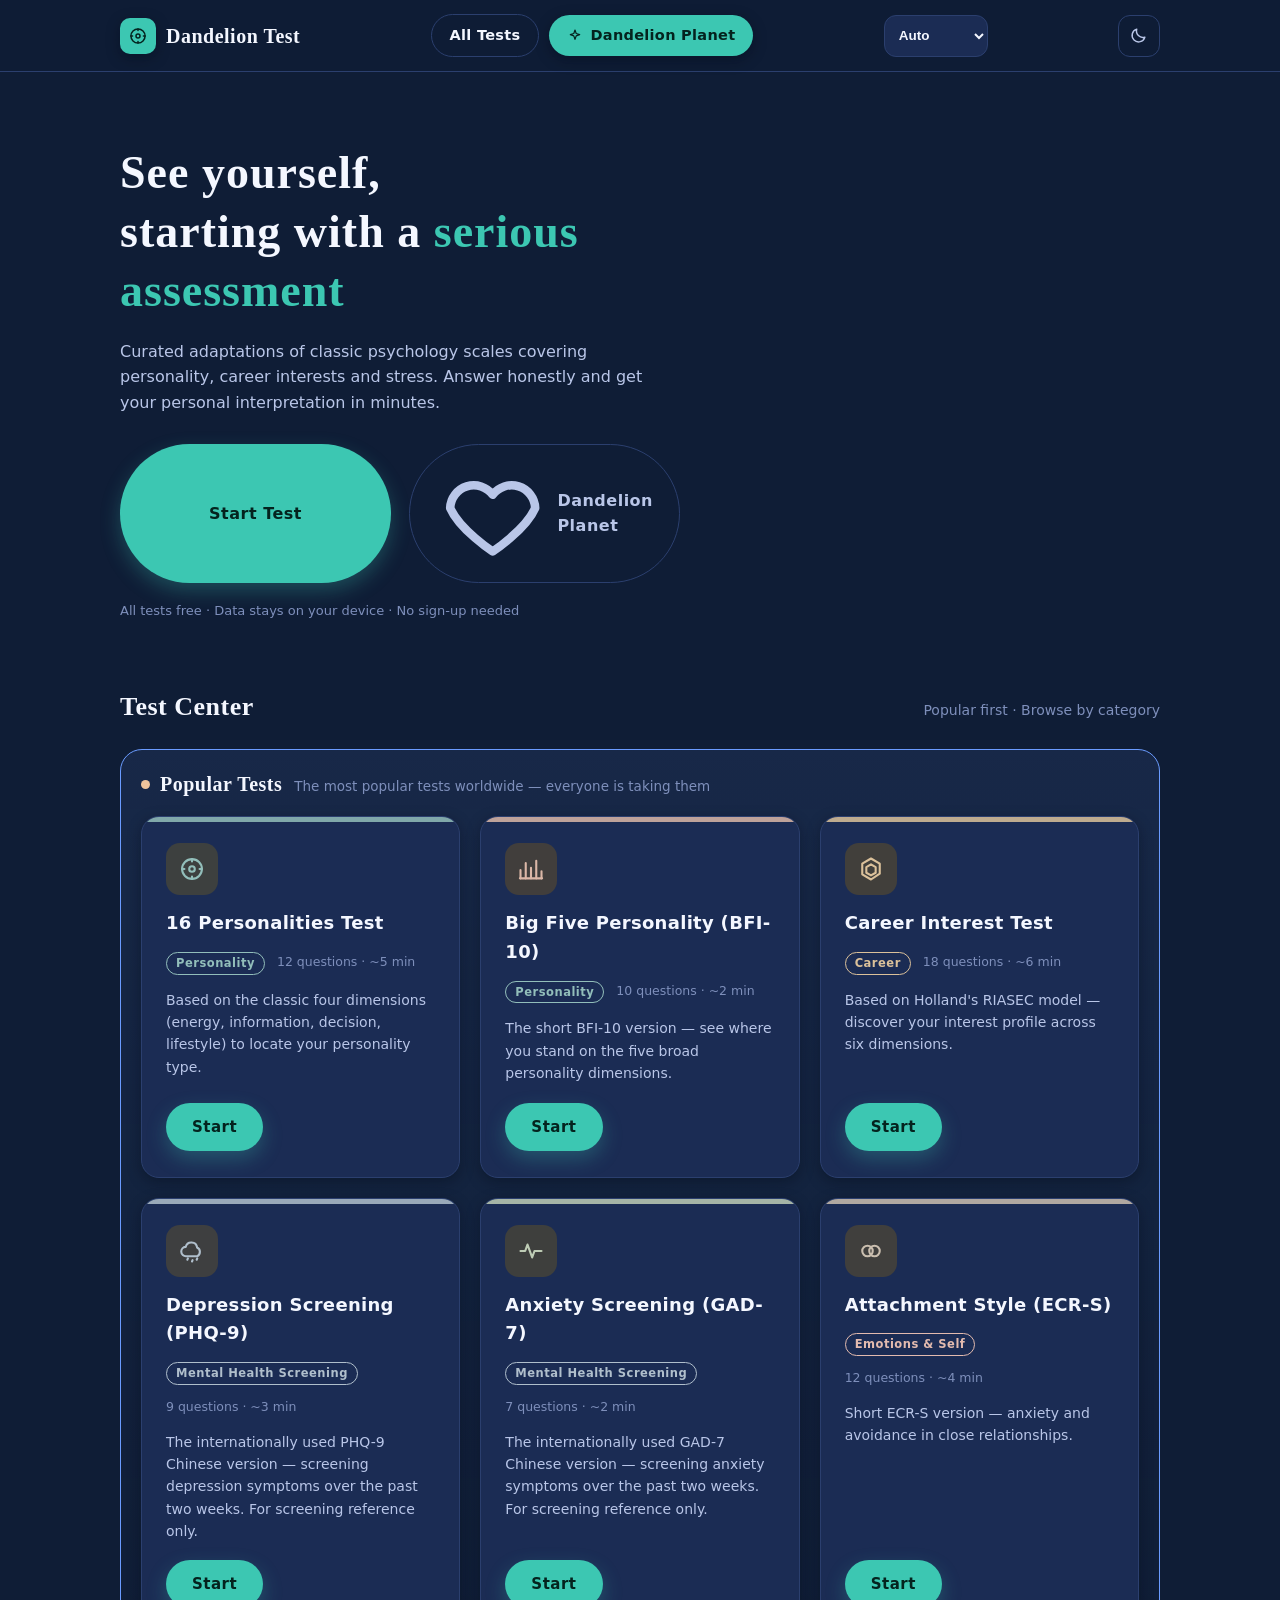
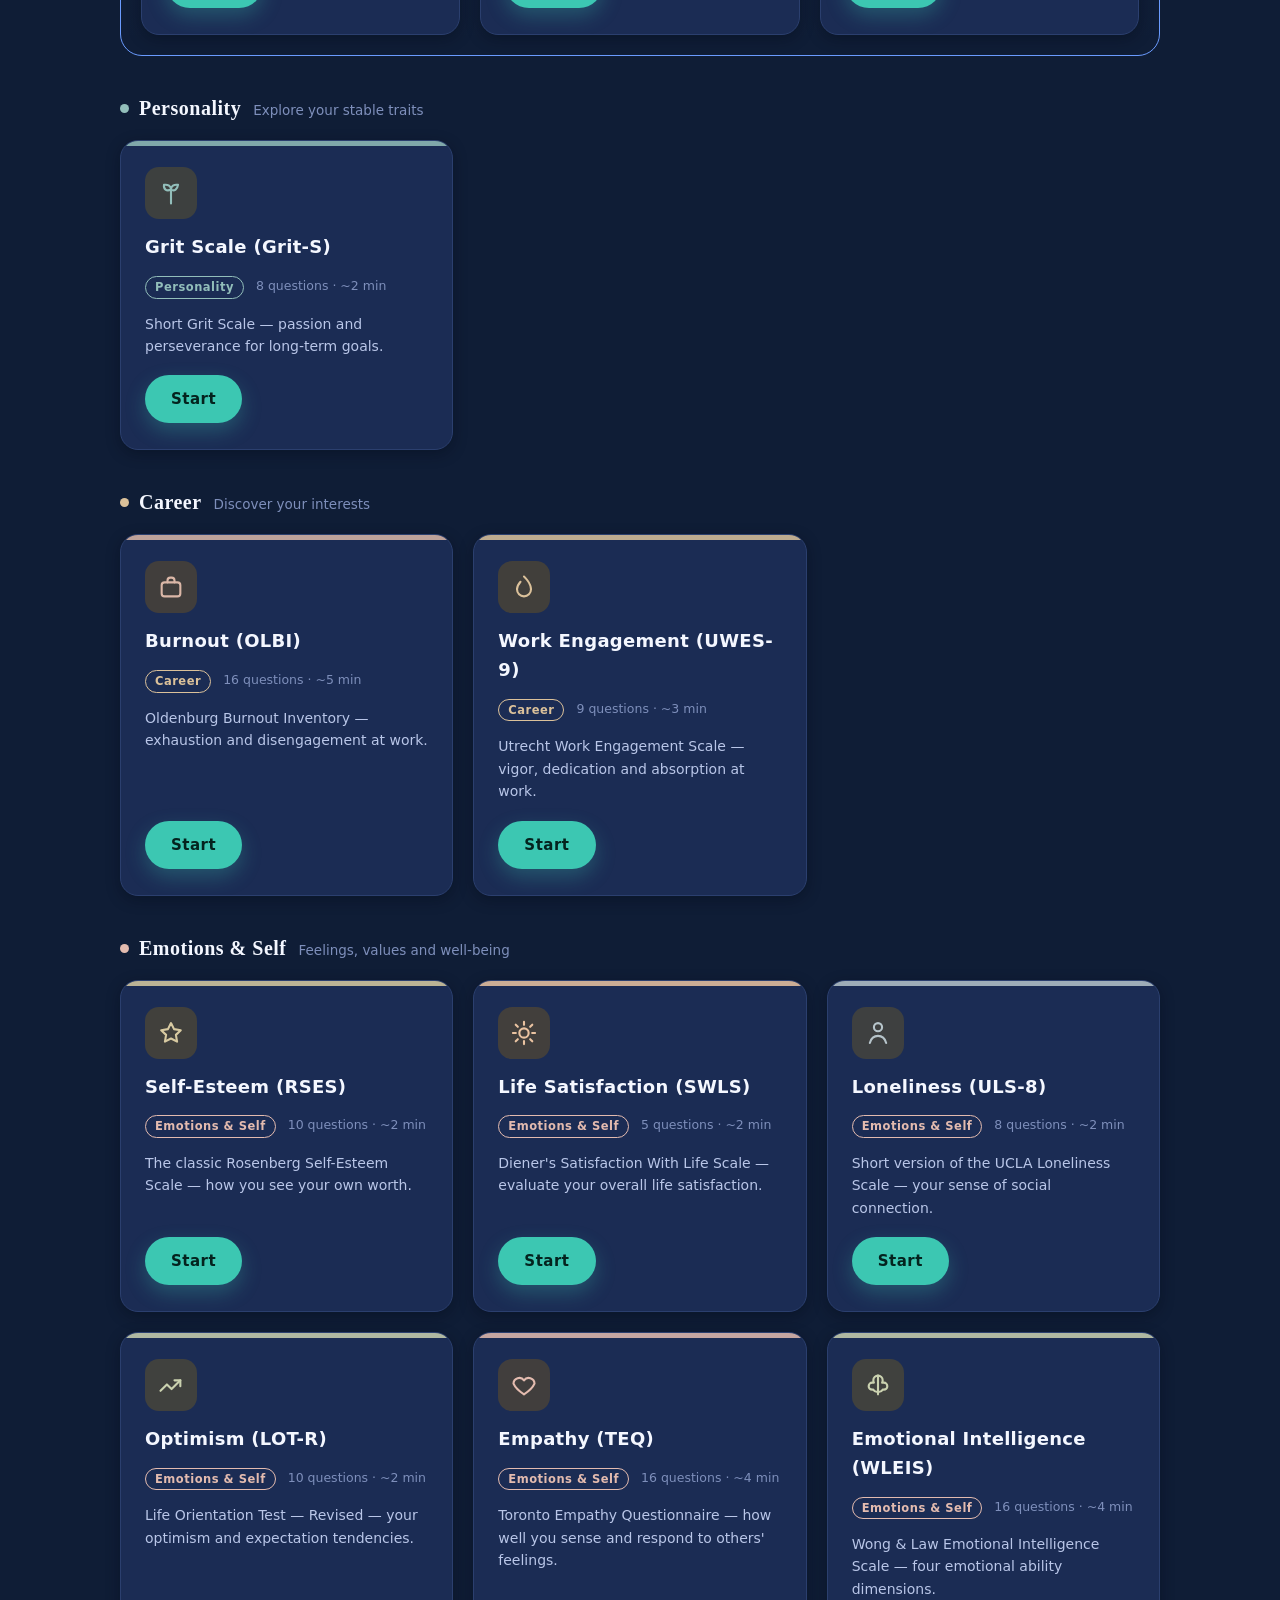
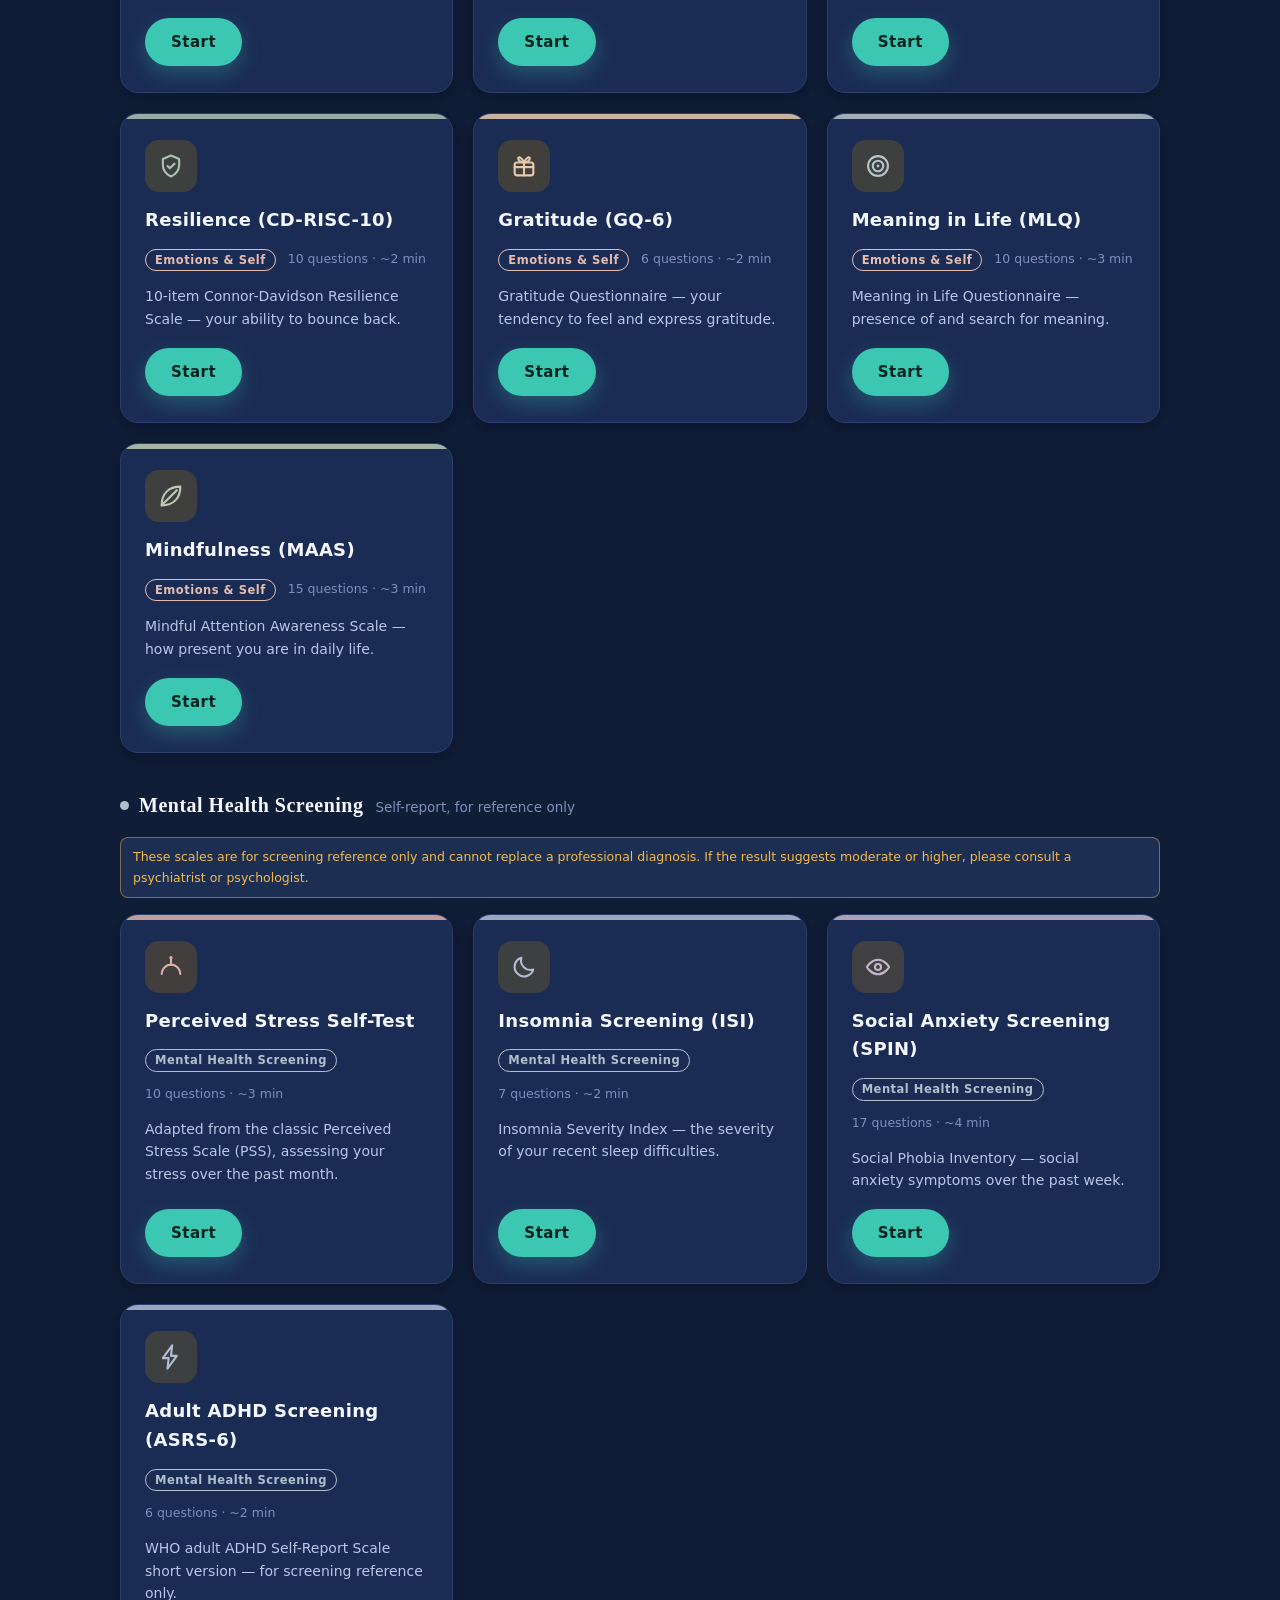
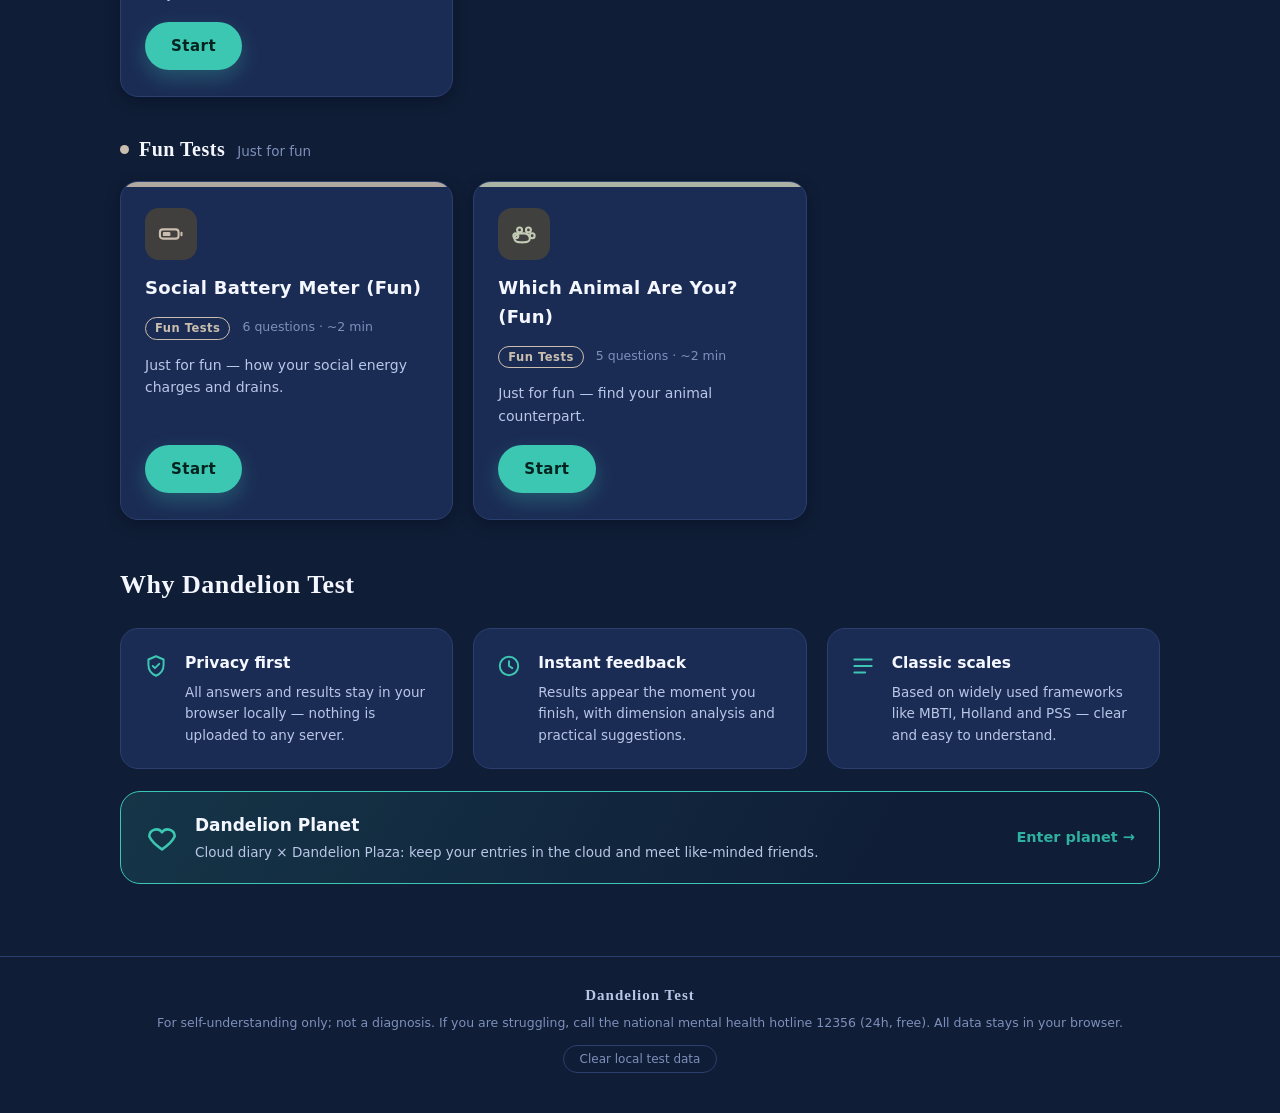
<file: index.html>
<!DOCTYPE html>
<html lang="zh-CN">
<head>
<meta charset="UTF-8">
<meta name="viewport" content="width=device-width, initial-scale=1.0, viewport-fit=cover">
<meta name="description" content="蒲公英测评中心：十六型人格、职业兴趣、抑郁焦虑筛查、大五人格、自尊与生活满意度等专业自测量表，即时反馈，数据仅保存在本地。">
<title>蒲公英 · 测评中心</title>
<link rel="stylesheet" href="https://miaoda.feishu.cn/fonts/css2?family=Noto+Serif+SC:wght@600;700;900&family=Noto+Sans+SC:wght@400;500;700&display=swap">
<style>
/* ===== 设计令牌 ===== */
:root{
  --paper:#0F1D36;
  --paper-2:#16264A;
  --card:#1B2C54;
  --ink:#F4F7FF;
  --ink-2:#B9C6E8;
  --ink-3:#7E8FBB;
  --line:#2B3F6E;
  --brand:#3CC7B2;
  --brand-deep:#2FB0A0;
  --brand-soft:rgba(60,199,178,.14);
  --accent:#6A9BFF;
  --accent-soft:rgba(106,155,255,.15);
  --good:#4ADE80;
  --warn:#F5B94A;
  --alert:#F87171;
  --radius:18px;
  --radius-s:12px;
  --shadow:0 12px 32px rgba(2,8,20,.45);
  --shadow-sm:0 4px 14px rgba(2,8,20,.35);
  --font-display:"Noto Serif SC","Source Han Serif SC","Songti SC",SimSun,serif;
  --font-body:"Noto Sans SC","PingFang SC","Microsoft YaHei",system-ui,-apple-system,sans-serif;
  --topbar-bg:rgba(15,29,54,.85);
  --on-brand:#04231E;
  --on-accent:#FFFFFF;
  --alert-soft:rgba(248,113,113,.14);
  --warn-line:rgba(245,185,74,.45);
}
html[data-theme="dark"]{
  --paper:#0A1226;
  --paper-2:#101C36;
  --card:#131F3E;
  --ink:#F4F7FF;
  --ink-2:#A9B6DA;
  --ink-3:#6E7FA8;
  --line:#22335C;
  --brand:#4CD6C0;
  --brand-deep:#3CC7B2;
  --brand-soft:rgba(76,214,192,.15);
  --accent:#7FA9FF;
  --accent-soft:rgba(127,169,255,.16);
  --good:#52E088;
  --warn:#F8C25C;
  --alert:#FA7A6A;
  --topbar-bg:rgba(10,18,38,.9);
  --on-brand:#03211C;
  --on-accent:#FFFFFF;
  --alert-soft:rgba(250,122,106,.15);
  --warn-line:rgba(248,194,92,.4);
  --shadow:0 12px 32px rgba(0,0,0,.5);
  --shadow-sm:0 4px 14px rgba(0,0,0,.35);
}
*{box-sizing:border-box;margin:0;padding:0}
html{-webkit-text-size-adjust:100%}
body{
  font-family:var(--font-body);
  color:var(--ink);
  background:var(--paper);
  line-height:1.6;
  -webkit-font-smoothing:antialiased;
  -webkit-tap-highlight-color:transparent;
}
img,svg{display:block;max-width:100%}
a{color:inherit;text-decoration:none}
button{font-family:inherit;cursor:pointer;border:none;background:none;color:inherit}
:focus-visible{outline:3px solid var(--accent);outline-offset:2px;border-radius:4px}

/* ===== 顶栏 ===== */
.topbar{
  position:sticky;top:0;z-index:50;
  background:var(--topbar-bg);
  -webkit-backdrop-filter:blur(10px);backdrop-filter:blur(10px);
  border-bottom:1px solid var(--line);
}
.topbar-in{
  max-width:1080px;margin:0 auto;padding:14px 20px;
  display:flex;align-items:center;justify-content:space-between;gap:16px;
}
.brand{display:flex;align-items:center;gap:10px;font-family:var(--font-display);font-weight:700;font-size:20px;letter-spacing:.5px}
.brand-mark{
  width:36px;height:36px;border-radius:10px;
  background:var(--brand);color:var(--on-brand);
  display:flex;align-items:center;justify-content:center;
  box-shadow:var(--shadow-sm);
}
.brand-mark svg{width:20px;height:20px}
.topnav{display:flex;align-items:center;gap:10px}
.topnav a{
  font-size:14.5px;font-weight:700;letter-spacing:.3px;
  padding:9px 18px;border-radius:999px;
  display:inline-flex;align-items:center;gap:7px;
  transition:background .2s,color .2s,border-color .2s,transform .2s,box-shadow .2s;
}
.topnav .nav-test{border:1.5px solid var(--line);color:var(--ink)}
.topnav .nav-test:hover{background:var(--brand-soft);color:var(--brand-deep);border-color:var(--brand)}
.topnav .nav-cloud{background:var(--brand);color:var(--on-brand);box-shadow:var(--shadow-sm)}
.topnav .nav-cloud:hover{background:var(--brand-deep);transform:translateY(-1px)}
.topnav .nav-cloud svg{width:16px;height:16px}
.lang-sel{
  flex:none;height:42px;padding:0 10px;border-radius:12px;
  border:1.5px solid var(--line);background:var(--card);color:var(--ink);
  font-size:13.5px;font-weight:600;cursor:pointer;
  transition:border-color .2s,color .2s;max-width:104px;
}
.lang-sel:hover{border-color:var(--brand);color:var(--brand-deep)}
.lang-sel:focus{outline:none;border-color:var(--brand)}
.theme-btn{
  width:42px;height:42px;border-radius:12px;border:1.5px solid var(--line);
  display:flex;align-items:center;justify-content:center;color:var(--ink-2);
  transition:background .2s,color .2s,border-color .2s;flex:none;
}
.theme-btn:hover{background:var(--brand-soft);color:var(--brand-deep);border-color:var(--brand)}
.theme-btn svg{width:19px;height:19px}
.theme-btn .sun{display:none}
html[data-theme="dark"] .theme-btn .sun{display:block}
html[data-theme="dark"] .theme-btn .moon{display:none}

/* ===== 通用按钮 ===== */
.btn{
  display:inline-flex;align-items:center;justify-content:center;gap:8px;
  min-height:48px;padding:12px 26px;border-radius:999px;
  font-size:15px;font-weight:700;letter-spacing:.5px;
  transition:transform .15s,box-shadow .2s,background .2s;
  user-select:none;
}
.btn:active{transform:scale(.97)}
.btn-primary{background:var(--brand);color:var(--on-brand);box-shadow:0 8px 20px rgba(60,199,178,.28)}
.btn-primary:hover{background:var(--brand-deep)}
.btn-accent{background:var(--accent);color:var(--on-accent);box-shadow:0 8px 20px rgba(106,155,255,.3)}
.btn-accent:hover{background:#5A8BEE}
.btn-ghost{background:transparent;color:var(--ink-2);border:1.5px solid var(--line)}
.btn-ghost:hover{background:var(--paper-2);color:var(--ink)}
.btn-block{width:100%}

/* ===== 视图容器 ===== */
.view{max-width:1080px;margin:0 auto;padding:28px 20px 72px}
.view-narrow{max-width:700px}

/* ===== 首页 · Hero ===== */
.hero{
  padding:44px 0 20px;
}
.hero>div{max-width:680px}
.hero h1{
  font-family:var(--font-display);font-weight:900;
  font-size:clamp(30px,5vw,46px);line-height:1.28;letter-spacing:1px;
  margin-bottom:18px;
}
.hero h1 em{font-style:normal;color:var(--brand);position:relative}
.hero h1 em::after{
  content:"";position:absolute;left:0;right:0;bottom:2px;height:10px;
  background:var(--accent-soft);z-index:-1;border-radius:4px;
}
.hero p.lead{color:var(--ink-2);font-size:16px;max-width:34em;margin-bottom:28px}
.hero-cta{display:flex;gap:18px;flex-wrap:wrap;align-items:stretch;max-width:560px}
.hero-cta .btn{flex:1 1 250px;min-height:58px;font-size:16px}
.hero-meta{font-size:13px;color:var(--ink-3);margin-top:18px}
.hero-visual{
  background:linear-gradient(160deg,var(--card),var(--paper-2));
  border:1px solid var(--line);border-radius:26px;padding:26px;
  box-shadow:var(--shadow);display:flex;flex-direction:column;gap:18px;align-items:center;
}
.gauge-caption{
  width:100%;display:flex;flex-direction:column;gap:10px;
  font-size:13px;color:var(--ink-2);
}
.gauge-row{display:flex;align-items:center;justify-content:space-between;gap:12px}
.gauge-row .lab{min-width:52px;font-weight:700;color:var(--ink)}
.gauge-track{flex:1;height:8px;border-radius:99px;background:var(--paper-2);overflow:hidden}
.gauge-fill{height:100%;border-radius:99px;background:var(--brand)}
.gauge-fill.warn{background:var(--accent)}

/* ===== 首页 · 测评卡片 ===== */
.section-head{display:flex;align-items:baseline;justify-content:space-between;gap:16px;margin:44px 0 22px}
.section-head h2{font-family:var(--font-display);font-weight:700;font-size:26px;letter-spacing:.5px}
.section-head p{font-size:14px;color:var(--ink-3)}
.test-grid{display:grid;grid-template-columns:repeat(auto-fill,minmax(250px,1fr));gap:20px}
.test-card{
  background:var(--card);border:1px solid var(--line);border-radius:var(--radius);
  padding:26px 24px;display:flex;flex-direction:column;gap:14px;
  box-shadow:var(--shadow-sm);transition:transform .22s,box-shadow .22s;
  position:relative;overflow:hidden;
}
.test-card::before{
  content:"";position:absolute;top:0;left:0;right:0;height:5px;
  background:var(--tint,var(--brand));opacity:.85;
}
.test-card:hover{transform:translateY(-4px);box-shadow:var(--shadow)}
.test-ic{
  width:52px;height:52px;border-radius:14px;
  background:var(--tint-soft,var(--brand-soft));color:var(--tint,var(--brand));
  display:flex;align-items:center;justify-content:center;
}
.test-ic svg{width:28px;height:28px}
.test-card h3{font-size:18px;font-weight:700;letter-spacing:.3px}
.test-card .test-meta{font-size:12.5px;color:var(--ink-3);display:flex;gap:12px;flex-wrap:wrap}
.test-card p{font-size:14px;color:var(--ink-2);flex:1}
.test-card .btn{align-self:flex-start;margin-top:4px}
.cat-sec{margin-bottom:36px}
.cat-head{display:flex;align-items:baseline;gap:12px;flex-wrap:wrap;margin-bottom:16px}
.hot-sec{
  border:1.5px solid var(--accent);border-radius:22px;
  padding:18px 20px 20px;margin-bottom:36px;
  background:linear-gradient(180deg,rgba(106,155,255,.09),transparent);
}
.cat-head h3{font-family:var(--font-display);font-weight:700;font-size:20px;letter-spacing:.5px}
.cat-head h3::before{content:"";display:inline-block;width:9px;height:9px;border-radius:99px;background:var(--cat-color,var(--brand));margin-right:10px;vertical-align:2px}
.cat-head p{font-size:13.5px;color:var(--ink-3)}
.cat-note{font-size:12.5px;color:var(--warn);background:var(--accent-soft);border:1px solid var(--warn-line);border-radius:8px;padding:8px 12px;margin-bottom:16px;line-height:1.7}
.test-chip{font-size:11.5px;font-weight:700;letter-spacing:.5px;color:var(--cat-color,var(--brand));border:1px solid var(--cat-color,var(--brand));padding:1px 9px;border-radius:999px;line-height:1.6;white-space:nowrap}

/* ===== 首页 · 特性 ===== */
.feature-grid{display:grid;grid-template-columns:repeat(3,1fr);gap:20px;margin-top:8px}
.feature{
  background:var(--card);border:1px solid var(--line);border-radius:var(--radius);
  padding:22px;display:flex;gap:16px;align-items:flex-start;
}
.feature svg{width:26px;height:26px;color:var(--brand);flex:none;margin-top:2px}
.feature h4{font-size:15.5px;font-weight:700;margin-bottom:6px}
.feature p{font-size:13.5px;color:var(--ink-2)}

/* ===== 首页 · 最近记录 ===== */
.history-list{display:flex;flex-direction:column;gap:12px}
.history-item{
  background:var(--card);border:1px solid var(--line);border-radius:var(--radius-s);
  padding:16px 20px;display:flex;align-items:center;justify-content:space-between;gap:16px;
  transition:box-shadow .2s,border-color .2s;
}
.history-item:hover{border-color:var(--brand);box-shadow:var(--shadow-sm)}
.history-item .h-name{font-weight:700;font-size:15px}
.history-item .h-sub{font-size:13px;color:var(--ink-3);margin-top:2px}
.history-item .h-go{color:var(--brand);font-weight:700;font-size:14px;white-space:nowrap}

/* ===== 答题页 ===== */
.quiz-head{display:flex;align-items:center;justify-content:space-between;gap:16px;margin-bottom:22px}
.quiz-title{display:flex;align-items:center;gap:12px;font-family:var(--font-display);font-weight:700;font-size:19px}
.quiz-title .back{
  width:42px;height:42px;border-radius:12px;border:1.5px solid var(--line);
  display:flex;align-items:center;justify-content:center;color:var(--ink-2);
  transition:background .2s,color .2s;
}
.quiz-title .back:hover{background:var(--brand-soft);color:var(--brand-deep);border-color:var(--brand)}
.quiz-title .back svg{width:20px;height:20px}
.quiz-count{font-size:13px;color:var(--ink-3);font-family:var(--font-body);font-weight:500}
.quiz-progress{height:8px;border-radius:99px;background:var(--paper-2);overflow:hidden;margin-bottom:26px}
.quiz-progress i{display:block;height:100%;width:0;background:linear-gradient(90deg,var(--brand),#2FB0A0);border-radius:99px;transition:width .4s cubic-bezier(.4,0,.2,1)}
.qcard{
  background:var(--card);border:1px solid var(--line);border-radius:22px;
  padding:clamp(24px,5vw,44px);box-shadow:var(--shadow);
  animation:qIn .32s ease both;
}
@keyframes qIn{from{opacity:0;transform:translateY(10px)}to{opacity:1;transform:none}}
.q-num{
  display:inline-block;font-size:12.5px;font-weight:700;letter-spacing:1.5px;color:var(--brand);
  background:var(--brand-soft);padding:5px 12px;border-radius:999px;margin-bottom:16px;
}
.qcard h2{font-family:var(--font-display);font-weight:700;font-size:clamp(19px,3.2vw,24px);line-height:1.5;margin-bottom:26px;letter-spacing:.3px}
.q-opts{display:flex;flex-direction:column;gap:14px}
.opt{
  display:flex;align-items:center;gap:14px;width:100%;text-align:left;
  min-height:56px;padding:15px 18px;border-radius:14px;
  border:1.5px solid var(--line);background:var(--card);
  font-size:15px;color:var(--ink);transition:border-color .18s,background .18s,transform .12s;
}
.opt:hover{border-color:var(--brand)}
.opt:active{transform:scale(.985)}
.opt .opt-key{
  flex:none;width:30px;height:30px;border-radius:9px;
  background:var(--paper-2);color:var(--ink-2);
  display:flex;align-items:center;justify-content:center;
  font-size:13px;font-weight:700;transition:background .18s,color .18s;
}
.opt.sel{border-color:var(--brand);background:var(--brand-soft)}
.opt.sel .opt-key{background:var(--brand);color:#fff}
.opt .opt-tip{margin-left:auto;font-size:12px;color:var(--ink-3);flex:none}
.quiz-foot{display:flex;justify-content:space-between;gap:14px;margin-top:26px}
.quiz-foot .spacer{flex:1}

/* ===== 结果页 ===== */
.result-hero{text-align:center;padding:26px 0 10px}
.result-badge{
  display:inline-flex;align-items:center;gap:8px;
  font-size:13px;font-weight:700;letter-spacing:2px;color:var(--brand);
  background:var(--brand-soft);padding:7px 16px;border-radius:999px;margin-bottom:20px;
}
.result-badge svg{width:16px;height:16px}
.result-hero h1{font-family:var(--font-display);font-weight:900;font-size:clamp(28px,4.6vw,42px);letter-spacing:1px;line-height:1.3;margin-bottom:10px}
.result-hero .result-type{
  font-size:15px;color:var(--ink-2);max-width:38em;margin:0 auto 22px;
}
.result-tag{
  display:inline-block;background:var(--card);border:1.5px solid var(--line);
  border-radius:999px;padding:9px 22px;font-family:var(--font-display);font-weight:700;
  font-size:16px;letter-spacing:3px;color:var(--brand-deep);margin-bottom:8px;
}
.result-card{
  background:var(--card);border:1px solid var(--line);border-radius:22px;
  padding:clamp(24px,5vw,38px);box-shadow:var(--shadow-sm);margin-top:26px;
}
.result-card h3{
  font-family:var(--font-display);font-weight:700;font-size:19px;margin-bottom:6px;letter-spacing:.5px;
}
.result-card .sub{font-size:13.5px;color:var(--ink-3);margin-bottom:22px}
.result-card p.body{font-size:15px;color:var(--ink);line-height:1.85}
.grid-2{display:grid;grid-template-columns:1fr 1fr;gap:20px;margin-top:20px}

/* 仪表盘 */
.dial-wrap{display:flex;flex-direction:column;align-items:center;gap:8px;padding:8px 0 4px}
.dial-score{font-family:var(--font-display);font-weight:900;font-size:52px;color:var(--ink);line-height:1}
.dial-score small{font-size:20px;color:var(--ink-3);font-family:var(--font-body)}
.dial-level{font-size:14.5px;font-weight:700;color:var(--brand);letter-spacing:1px}
.dial-hint{font-size:13px;color:var(--ink-3)}

/* 维度条 */
.bars{display:flex;flex-direction:column;gap:18px}
.bar-item{}
.bar-head{display:flex;justify-content:space-between;align-items:baseline;margin-bottom:7px}
.bar-head .b-lab{font-size:14px;font-weight:700}
.bar-head .b-val{font-size:13px;color:var(--ink-3)}
.bar-pair{display:flex;gap:14px}
.bar-half{flex:1}
.bar-half .b-row{display:flex;justify-content:space-between;font-size:12px;color:var(--ink-2);margin-bottom:4px}
.bar-half .b-row b{color:var(--ink)}
.bar-track{height:9px;border-radius:99px;background:var(--paper-2);overflow:hidden}
.bar-track i{display:block;height:100%;border-radius:99px;background:var(--brand);transition:width .6s ease}
.bar-half.alt .bar-track i{background:var(--ink-3)}
.bar-track.acc i{background:var(--accent)}
.bar-txt{font-size:13px;color:var(--ink-2);margin-top:6px;line-height:1.6}
.help-card{background:var(--paper-2)}
.selfharm-card{border:1.5px solid var(--alert);background:var(--alert-soft)}
.selfharm-card h3{color:var(--alert)}
.rec-card{text-align:center;border-style:dashed}
.rec-card .btn{margin-top:6px}
.hotline-call{display:inline-flex;align-items:center;gap:8px;margin-top:12px}
.hotline-call svg{width:16px;height:16px}
.diary-pub .btn{margin-top:6px}
.diary-pub .body b{color:var(--brand)}
.diary-check{display:flex;align-items:center;gap:8px;font-size:14px;color:var(--ink);margin:12px 0 4px;cursor:pointer;line-height:1.5}
.diary-check input{width:16px;height:16px;accent-color:var(--brand);flex:none}
.diary-tip{margin-top:8px;font-size:12.5px}
.diary-tip b{color:var(--brand)}
.diary-go-row{display:flex;gap:10px;margin-top:10px;flex-wrap:wrap}
.diary-go-row .btn{display:inline-flex;align-items:center;gap:8px}
.result-actions .btn{display:inline-flex;align-items:center;gap:8px;justify-content:center}
.result-actions .btn svg{width:16px;height:16px}
.share-ov{
  position:fixed;inset:0;z-index:100;background:rgba(3,9,22,.62);-webkit-backdrop-filter:blur(4px);backdrop-filter:blur(4px);
  display:flex;align-items:center;justify-content:center;padding:24px;
}
.share-card{background:var(--paper);border:1px solid var(--line);border-radius:24px;padding:22px;max-width:min(520px,100%);max-height:92vh;overflow:auto;box-shadow:var(--shadow)}
.share-head{display:flex;align-items:center;justify-content:space-between;gap:12px;margin-bottom:14px}
.share-head h3{font-size:16px;font-weight:700}
.share-close{width:34px;height:34px;border-radius:10px;border:1px solid var(--line);display:flex;align-items:center;justify-content:center;color:var(--ink-2);background:transparent;flex:none;transition:color .2s,border-color .2s}
.share-close:hover{color:var(--alert);border-color:var(--alert)}
.share-close svg{width:16px;height:16px}
.share-card img{width:100%;border-radius:14px;display:block;border:1px solid var(--line)}
.share-actions{display:flex;gap:12px;margin-top:16px}
.share-actions .btn{flex:1;justify-content:center}
#svToast{
  position:fixed;left:50%;bottom:56px;transform:translateX(-50%) translateY(16px);
  background:#16264A;color:#EAF0FF;padding:11px 20px;border-radius:99px;font-size:14px;
  z-index:120;opacity:0;pointer-events:none;transition:opacity .25s,transform .25s;
}
#svToast.show{opacity:1;transform:translateX(-50%) translateY(0)}
.norm-prev{text-align:center;color:var(--ink-2);font-size:13px;margin:-6px 0 16px}
.norm-row{margin:14px 0 2px}
.norm-head{display:flex;justify-content:space-between;align-items:baseline;font-size:13.5px;margin-bottom:8px}
.norm-head span{color:var(--ink-2)}
.norm-head b{font-size:15px;color:var(--ink)}
.norm-track{position:relative;height:14px;background:var(--paper-2);border-radius:8px}
.norm-fill{position:absolute;left:0;top:0;bottom:0;background:var(--brand);border-radius:8px;opacity:.8}
.norm-mean{position:absolute;top:-5px;bottom:-5px;width:2px;background:var(--ink-3)}
.norm-scale{display:flex;justify-content:space-between;font-size:11px;color:var(--ink-3);margin-top:5px}
.trend-svg{width:100%;height:auto;display:block;margin-top:8px}
.tg-grid{stroke:var(--line);stroke-width:1;stroke-dasharray:3 4}
.tg-y{fill:var(--ink-3);font-size:11px}
.tg-x{fill:var(--ink-3);font-size:11px}
.tg-line{fill:none;stroke:var(--brand);stroke-width:2.5;stroke-linecap:round;stroke-linejoin:round}
.tg-line-soft{fill:none;stroke:var(--brand);stroke-width:7;opacity:.12;stroke-linecap:round;stroke-linejoin:round}
.tg-dot{fill:var(--card);stroke:var(--brand);stroke-width:2}
.tg-last{fill:var(--accent);stroke:var(--accent)}
.tg-val{fill:var(--ink-2);font-size:11px}
.tg-delta{font-size:12px;margin-left:8px;font-weight:600}
.tg-delta.good{color:var(--good)}
.tg-delta.warn{color:var(--warn)}
.mood-promo{
  display:flex;align-items:center;gap:16px;
  background:linear-gradient(120deg,var(--brand-soft),transparent 75%);
  border:1.5px solid var(--brand);border-radius:20px;
  padding:20px 24px;margin-top:22px;
  transition:border-color .2s,transform .2s,box-shadow .2s;
}
.mood-promo:hover{border-color:var(--brand-deep);transform:translateY(-2px);box-shadow:var(--shadow-sm)}
.mood-promo svg{width:34px;height:34px;color:var(--brand);flex:none}
.mood-promo h4{font-size:17px;font-weight:800}
.mood-promo p{font-size:13.5px;color:var(--ink-2);margin-top:2px}
.mood-promo span{margin-left:auto;color:var(--brand-deep);font-weight:800;font-size:14.5px;white-space:nowrap}

/* 结果行动区 */
.result-actions{display:flex;gap:14px;flex-wrap:wrap;justify-content:center;margin-top:30px}
.notice{
  margin-top:34px;font-size:12.5px;color:var(--ink-3);text-align:center;line-height:1.8;
  border-top:1px dashed var(--line);padding-top:20px;
}
.quiz-src{
  margin-top:18px;font-size:12.5px;color:var(--ink-3);text-align:center;line-height:1.8;
  background:var(--paper-2);border:1px dashed var(--line);border-radius:10px;padding:10px 16px;
}
.result-src{
  margin-top:16px;font-size:12.5px;color:var(--ink-3);text-align:center;line-height:1.8;
}

/* ===== 页脚 ===== */
.sitefoot{border-top:1px solid var(--line);padding:26px 20px 40px;text-align:center;font-size:12.5px;color:var(--ink-3)}
.sitefoot .f-brand{font-family:var(--font-display);font-weight:700;font-size:15px;color:var(--ink-2);margin-bottom:6px;letter-spacing:1px}
.foot-clear{
  margin-top:12px;padding:6px 16px;border:1px solid var(--line);border-radius:999px;
  background:transparent;color:var(--ink-3);font-size:12px;cursor:pointer;
  transition:all .2s;
}
.foot-clear:hover{border-color:var(--alert);color:var(--alert)}
.foot-clear:active{transform:scale(.97)}

/* ===== 响应式 ===== */
@media (max-width:880px){
  .hero{padding-top:24px}
  .feature-grid{grid-template-columns:1fr 1fr}
}
@media (max-width:620px){
  .view{padding:20px 16px 60px}
  .feature-grid{grid-template-columns:1fr}
  .grid-2{grid-template-columns:1fr}
  .topbar-in{padding:12px 16px}
  .section-head{margin-top:36px}
  .quiz-foot .btn{flex:1}
  .hero-cta .btn{flex:1;text-align:center}
}
@media (prefers-reduced-motion:reduce){
  *{animation:none!important;transition:none!important}
  html{scroll-behavior:auto}
}
</style>
</head>
<body>

<header class="topbar">
  <div class="topbar-in">
    <a class="brand" href="#home" aria-label="蒲公英测评 首页">
      <span class="brand-mark">
        <svg viewBox="0 0 24 24" fill="none" stroke="currentColor" stroke-width="1.8" stroke-linecap="round" stroke-linejoin="round"><circle cx="12" cy="12" r="8.5"/><path d="M12 3.5v2M12 18.5v2M3.5 12h2M18.5 12h2"/><circle cx="12" cy="12" r="2.4"/></svg>
      </span>
      <span data-i18n="brand">蒲公英测评</span>
    </a>
    <nav class="topnav">
      <a class="nav-test" href="#home" data-i18n="nav.test">全部测评</a>
      <a class="nav-cloud" href="planet.html"><svg viewBox="0 0 24 24" fill="none" stroke="currentColor" stroke-width="1.8" stroke-linecap="round" stroke-linejoin="round"><path d="M12 3l1.8 5.2L19 10l-5.2 1.8L12 17l-1.8-5.2L5 10l5.2-1.8z"/></svg><span data-i18n="nav.cloud">蒲公英星球</span></a>
    </nav>
    <select class="lang-sel" id="langSel" aria-label="语言 / Language">
      <option value="auto">Auto</option>
      <option value="zh">中文</option>
      <option value="en">English</option>
      <option value="ja">日本語</option>
      <option value="ru">Русский</option>
      <option value="vi">Tiếng Việt</option>
      <option value="my">မြန်မာ</option>
    </select>
    <button class="theme-btn" id="themeBtn" aria-label="切换深浅模式">
      <svg class="moon" viewBox="0 0 24 24" fill="none" stroke="currentColor" stroke-width="1.8" stroke-linecap="round" stroke-linejoin="round"><path d="M20 14.2A8.2 8.2 0 0 1 9.8 4a8.2 8.2 0 1 0 10.2 10.2z"/></svg>
      <svg class="sun" viewBox="0 0 24 24" fill="none" stroke="currentColor" stroke-width="1.8" stroke-linecap="round" stroke-linejoin="round"><circle cx="12" cy="12" r="4"/><path d="M12 2.5V5M12 19v2.5M2.5 12H5M19 12h2.5M4.9 4.9l1.8 1.8M17.3 17.3l1.8 1.8M19.1 4.9l-1.8 1.8M6.7 17.3l-1.8 1.8"/></svg>
    </button>
  </div>
</header>

<main id="app"></main>

<footer class="sitefoot">
  <div class="f-brand" data-i18n="brand">蒲公英 · 测评中心</div>
  <div data-i18n="foot.disc">测评内容仅供自我了解与参考，不构成心理或医疗诊断。若你正经历严重情绪困扰，可随时拨打全国心理援助热线 12356（24 小时免费）。所有作答数据仅保存在你的浏览器本地。</div>
  <button class="foot-clear" type="button" data-i18n="foot.clear">清除本地测评记录</button>
</footer>

<script>
"use strict";
/* ================================================================
   数据：十六套测评
================================================================ */
const MBTI_PROFILES = {
  "ISTJ":{"name":"检查者","tag":"严谨自律的守护者","desc":"你务实可靠，习惯按规则和流程做事，注重事实与细节，是团队中最值得信赖的执行者。你不追求掌声，却总能把每一件事办得稳妥妥帖。","strength":"责任感强 · 条理清晰 · 说到做到","career":"规范与稳定导向的工作：审计、财务、工程管理、行政管理、法务"},
  "ISFJ":{"name":"守卫者","tag":"温暖可靠的照顾者","desc":"你细心体贴，记得住别人的需求，也愿意在幕后把每件事安排妥当。你并不张扬，却常常是身边人最安心的依靠。","strength":"耐心 · 忠诚 · 善于照顾他人","career":"服务与支持型岗位：医护、教育、人事、客服、社区服务"},
  "INFJ":{"name":"提倡者","tag":"理想主义的引路人","desc":"你安静而坚定，关心他人的成长，总能看见事物更深的意义。你带着温和的坚持，希望能让世界变得更好一点。","strength":"共情力强 · 有远见 · 信念坚定","career":"教育、心理咨询、写作、公益与社会创新"},
  "INTJ":{"name":"建筑师","tag":"运筹帷幄的战略家","desc":"你独立深思，善于规划全局、构建体系，习惯用理性衡量一切可能性。对真正重要的事，你愿意投入长期的专注。","strength":"战略眼光 · 自律 · 独立思考","career":"研究、技术架构、战略分析、产品设计"},
  "ISTP":{"name":"鉴赏家","tag":"冷静务实的手艺人","desc":"你擅长在真实情境中拆解问题，喜欢边做边学，危机时刻反而格外从容。你的能力不在言谈，而在一次次把事做成的过程中。","strength":"应变力强 · 务实 · 动手能力","career":"工程技术、维修与操作、体育、应急相关职业"},
  "ISFP":{"name":"探险家","tag":"敏感灵动的艺术家","desc":"你用感受体验世界，审美独特，尊重每个人的节奏。你不爱被定义，更愿意顺着自己的心意，去发现生活里微小的美。","strength":"审美力 · 共情 · 灵活随和","career":"设计、艺术、摄影、手作、体验与生活方式类工作"},
  "INFP":{"name":"调停者","tag":"内心丰盈的追梦人","desc":"你真诚敏感，忠于内心的价值，擅长用文字和共情抚慰他人。世界在你眼里充满可能性，你也愿意为理想坚持到底。","strength":"创造力 · 信念感 · 深度共情","career":"写作、心理、公益、艺术创作、教育"},
  "INTP":{"name":"逻辑学家","tag":"天马行空的思想家","desc":"你喜欢拆解概念、构建理论，对世界充满追问。在别人看来复杂的问题，往往能在你的思考里找到优雅的出口。","strength":"分析力 · 创新能力 · 好奇心","career":"科研、数据分析、技术研发、学术领域"},
  "ESTP":{"name":"企业家","tag":"活力四射的行动派","desc":"你活在当下，敢闯敢试，擅长在动态的环境中迅速抓住机会。你的果断和感染力，让身边人总愿意跟着你行动起来。","strength":"胆识 · 临场反应 · 感染力","career":"销售、创业、市场、竞技体育、应急管理"},
  "ESFP":{"name":"表演者","tag":"热情洋溢的乐天派","desc":"你享受与人互动，能用感染力把快乐带给身边的人。你擅长让气氛轻松起来，也总能发现生活有趣的一面。","strength":"感染力 · 适应力 · 乐观","career":"演艺、社群运营、服务体验、公关活动"},
  "ENFP":{"name":"竞选者","tag":"创意无限的社交家","desc":"你好奇世界、乐于连接，总能点燃团队的热情和想象力。你追求新鲜与意义，天生擅长把人聚到一起。","strength":"创造力 · 社交力 · 热情","career":"创意、传播、公关、教育、互联网运营"},
  "ENTP":{"name":"辩论家","tag":"机敏善辩的挑战者","desc":"你喜欢挑战常规，在思想碰撞中寻找新可能。你反应敏捷，乐于扮演推动者，让讨论变得更有趣、更有深度。","strength":"思辨力 · 开拓精神 · 幽默感","career":"创新、咨询、创业、媒体评论、产品策划"},
  "ESTJ":{"name":"总经理","tag":"雷厉风行的管理者","desc":"你重视秩序与效率，擅长把人和事安排得井井有条。你说话直接、做事干脆，是团队里让计划真正落地的那个人。","strength":"执行力 · 管理力 · 正直","career":"管理、运营、行政、供应链与生产管理"},
  "ESFJ":{"name":"执政官","tag":"热心周全的协调者","desc":"你关心他人感受，善于营造和谐的氛围，是团队的黏合剂。你重视承诺与责任，愿意为集体多做一点。","strength":"协作力 · 责任感 · 组织力","career":"人事、客服、活动组织、社区与教育工作"},
  "ENFJ":{"name":"主人公","tag":"鼓舞人心的领航员","desc":"你善于理解并激励他人，愿意为共同的目标倾注热情。你天然带着领导气质，却始终把每个人的成长放在心上。","strength":"领导力 · 共情力 · 感染力","career":"教育、管理、培训、传播、组织发展"},
  "ENTJ":{"name":"指挥官","tag":"果断坚毅的领导者","desc":"你天生具备领导者气质，善于组织资源、推动变革。你目标清晰、行动果断，能把模糊的想法变成清晰的路径。","strength":"决断力 · 统筹力 · 目标感","career":"管理、战略、创业、投融资、项目统筹"}
};
const MBTI_PREV={"ISTJ":11.6,"ISFJ":13.8,"INFJ":1.5,"INTJ":2.1,"ISTP":5.4,"ISFP":8.8,"INFP":4.4,"INTP":3.3,"ESTP":4.3,"ESFP":8.5,"ENFP":8.1,"ENTP":3.2,"ESTJ":8.7,"ESFJ":12.3,"ENFJ":2.5,"ENTJ":1.8};

const HOLLAND_TYPES = {
  "R":{"name":"现实型","desc":"喜欢动手实操、与工具和自然打交道。你务实稳健、动手能力强，更愿意看到实实在在的结果。","career":"工程师、技师、厨师、运动员、农林技术员、自动化操作"},
  "I":{"name":"研究型","desc":"喜欢分析探索、钻研问题。你逻辑缜密、好奇心强，享受发现规律和解决难题的过程。","career":"科研人员、数据分析师、医生、程序员、研究员"},
  "A":{"name":"艺术型","desc":"喜欢创意表达与审美自由。你想象力丰富，追求独特与美感，擅长用作品表达自己。","career":"设计师、作家、音乐人、摄影师、新媒体创作者"},
  "S":{"name":"社会型","desc":"喜欢助人交流、分享知识。你富有同理心，乐于成就他人，在与人相处中获得能量。","career":"教师、咨询师、医护、社工、HR、培训师"},
  "E":{"name":"企业型","desc":"喜欢领导决策、说服影响。你目标感强，享受竞争与掌控，善于把资源组织起来达成目标。","career":"管理者、销售、创业者、市场、投资、商务拓展"},
  "C":{"name":"事务型","desc":"喜欢秩序细节与数据规范。你严谨可靠，擅长把复杂的事务理顺，让一切有条不紊。","career":"财务、行政、档案管理、审计、运营、合规"}
};

const ASSESSMENTS = [
  {
    id:"mbti",
    kind:"mbti",
    cat:"personality",
    rec:"bfi10",
    src:"本测试为基于 Myers–Briggs 类型指标（MBTI）理论框架的简化改编版",
    title:"十六型人格测试",
    meta:"12 题 · 约 5 分钟",
    desc:"基于经典的四个维度（精力来源、信息获取、决策方式、生活态度），帮你定位自己的性格类型，了解优势与适合的方向。",
    tint:"#0E6E66",
    questions:[
      {dim:"EI",q:"忙碌一天之后，你更想如何恢复精力？",opts:[{t:"和朋友聚一聚，聊聊天",p:"E"},{t:"独自待一会儿，安静休息",p:"I"}]},
      {dim:"EI",q:"在聚会或人多的场合里，你通常？",opts:[{t:"主动认识新朋友，四处走动",p:"E"},{t:"和熟悉的人待在一起，安静观察",p:"I"}]},
      {dim:"EI",q:"哪种工作方式更让你自在？",opts:[{t:"独自钻研，想清楚了再开口",p:"I"},{t:"边讨论边思考，在交流中碰撞想法",p:"E"}]},
      {dim:"SN",q:"学习新事物时，你更关注？",opts:[{t:"具体的步骤、事实和案例",p:"S"},{t:"背后的原理和整体的图景",p:"N"}]},
      {dim:"SN",q:"做判断时，你更容易相信？",opts:[{t:"亲身经验和可靠的数据",p:"S"},{t:"直觉的灵感和未来的可能",p:"N"}]},
      {dim:"SN",q:"听人说话时，你更在意？",opts:[{t:"言外之意和背后的隐喻",p:"N"},{t:"对方实际说了什么、做了什么",p:"S"}]},
      {dim:"TF",q:"面对两难选择时，你更容易被什么说服？",opts:[{t:"逻辑和客观的标准",p:"T"},{t:"对他人感受和关系的影响",p:"F"}]},
      {dim:"TF",q:"朋友向你倾诉难题，你的第一反应是？",opts:[{t:"帮他理清问题，给出可行的方案",p:"T"},{t:"先体会他的感受，表示支持与陪伴",p:"F"}]},
      {dim:"TF",q:"评价一件事情时，你更看重它？",opts:[{t:"是否合理、是否高效",p:"T"},{t:"是否有人情味、是否让人舒服",p:"F"}]},
      {dim:"JP",q:"你的书桌或房间通常？",opts:[{t:"整洁有序，东西各有其位",p:"J"},{t:"随性自然，想用时找得到就行",p:"P"}]},
      {dim:"JP",q:"面对一份计划，你更喜欢？",opts:[{t:"提前规划好，按部就班推进",p:"J"},{t:"保持灵活，随时随机应变",p:"P"}]},
      {dim:"JP",q:"距离截止日期还有一段时间，你通常会？",opts:[{t:"提前完成，给自己留出余量",p:"J"},{t:"在临近压力下集中冲刺",p:"P"}]}
    ]
  },
  {
    id:"holland",
    kind:"holland",
    cat:"career",
    rec:"olbi",
    src:"参考 Holland（1959）霍兰德职业兴趣理论（RIASEC 六边形模型）",
    title:"职业兴趣测评",
    meta:"18 题 · 约 6 分钟",
    desc:"参考霍兰德职业兴趣理论（RIASEC），从现实、研究、艺术、社会、企业、事务六个维度，发现你的兴趣优势组合。",
    tint:"#B0761F",
    questions:[
      {type:"R",q:"动手修理或组装一件家具、电器",},
      {type:"R",q:"进行园艺、木工或手工制作",},
      {type:"R",q:"学习驾驶、机械或运动类的操作技巧"},
      {type:"I",q:"研究一个自然现象或科学谜题"},
      {type:"I",q:"阅读科普、历史或技术类的书籍文章"},
      {type:"I",q:"独立解决复杂的逻辑或数据问题"},
      {type:"A",q:"用写作、绘画或音乐表达自己的想法"},
      {type:"A",q:"布置空间、搭配服饰或设计视觉画面"},
      {type:"A",q:"观看展览、演出，并认真品评其中美感"},
      {type:"S",q:"帮助他人解决困难、倾听他们的烦恼"},
      {type:"S",q:"组织聚会、做志愿者或带领集体活动"},
      {type:"S",q:"向别人讲解知识、辅导学习"},
      {type:"E",q:"带领团队完成目标、拍板做决策"},
      {type:"E",q:"谈判、推销或说服别人接受你的观点"},
      {type:"E",q:"策划商业活动，关注投入与收益"},
      {type:"C",q:"整理资料、制作表格和统计数据"},
      {type:"C",q:"制定规范流程、逐一核对细节清单"},
      {type:"C",q:"管理日程、档案或账目"}
    ]
  },
  {
    id:"pss",
    kind:"pss",
    cat:"mental",
    rec:"gad7",
    norm:{m:13,sd:6.35,hi:false},
    src:"参照 Cohen、Kamarck 与 Mermelstein（1983）编制的压力感知量表（PSS-10）改编",
    title:"压力状态自评",
    meta:"10 题 · 约 3 分钟",
    desc:"参照经典的压力感知量表（PSS）改编，评估你最近一个月的压力感受水平，并给出对应的调节建议。",
    tint:"#B5503C",
    questions:[
      {rev:false,q:"因为意外发生的事情而感到心烦"},
      {rev:false,q:"感到自己无法掌控生活中重要的事情"},
      {rev:false,q:"感到紧张和压力"},
      {rev:true,q:"有信心处理好自己的麻烦事"},
      {rev:true,q:"感到事情顺心，一切都在掌握之中"},
      {rev:false,q:"发现自己无法应付必须去做的事情"},
      {rev:true,q:"能够掌控生活中让自己烦躁的情绪"},
      {rev:true,q:"感到自己一切顺利、站在事情的上风"},
      {rev:false,q:"因为事情超出自己的控制而生气"},
      {rev:false,q:"感到困难太多，无法克服"}
    ]
  },
  {
    id:"phq9", kind:"phq9", cat:"mental", rec:"gad7", norm:{m:3.3,sd:4.3,hi:false}, src:"采用 Kroenke 等（2001）编制的患者健康问卷抑郁模块（PHQ-9）中文版", title:"抑郁自评（PHQ-9）",
    meta:"9 题 · 约 3 分钟",
    desc:"采用国际通用的患者健康问卷 PHQ-9 中文版，基于过去两周的感受评估抑郁症状水平。仅作筛查参考，不能替代专业诊断。",
    tint:"#50728F", soft:"#E2E9F0", icon:"cloud",
    scale:["完全没有","有几天","一半以上天数","几乎每天"],
    max:27,
    questions:[
      {q:"做事时提不起劲或没有兴趣"},
      {q:"感到心情低落、沮丧或绝望"},
      {q:"入睡困难、睡不安稳或睡眠过多"},
      {q:"感觉疲倦或没有精力"},
      {q:"食欲不振或吃太多"},
      {q:"觉得自己很糟，或觉得自己很失败、让自己或家人失望"},
      {q:"难以集中注意力，例如阅读或看电视时"},
      {q:"行动或说话速度变得缓慢，或变得比平常烦躁、坐立不安"},
      {q:"有不如死掉或用某种方式伤害自己的念头"}
    ]
  },
  {
    id:"gad7", kind:"gad7", cat:"mental", rec:"phq9", norm:{m:3.0,sd:4.0,hi:false}, src:"采用 Spitzer 等（2006）编制的广泛性焦虑量表（GAD-7）中文版", title:"焦虑自评（GAD-7）",
    meta:"7 题 · 约 2 分钟",
    desc:"采用国际通用的广泛性焦虑量表 GAD-7 中文版，基于过去两周的感受评估焦虑症状水平。仅作筛查参考，不能替代专业诊断。",
    tint:"#6F8F5A", soft:"#E3EAD9", icon:"pulse",
    scale:["完全没有","有几天","一半以上天数","几乎每天"],
    max:21,
    questions:[
      {q:"感到紧张、焦虑或急切"},
      {q:"无法停止或控制担忧"},
      {q:"对各种各样的事情担忧过多"},
      {q:"很难放松下来"},
      {q:"由于坐立不安，难以安静地坐着"},
      {q:"变得容易烦恼或易怒"},
      {q:"感到似乎将有可怕的事情发生而害怕"}
    ]
  },
  {
    id:"bfi10", kind:"bfi10", cat:"personality", rec:"mbti", src:"采用 Rammstedt 与 John（2007）编制的大五人格简版量表（BFI-10）", title:"大五人格简版（BFI-10）",
    meta:"10 题 · 约 3 分钟",
    desc:"采用 Rammstedt & John 编制的国际通用大五人格简版量表（BFI-10），勾勒外向性、宜人性、尽责性、情绪稳定性与开放性五个维度。",
    tint:"#B0603C", soft:"#F3E0D6", icon:"bars",
    scale:["非常不同意","不同意","中立","同意","非常同意"],
    base:1,
    questions:[
      {dim:"E",rev:true,q:"我常常沉默寡言"},
      {dim:"A",q:"我通常信任他人，相信别人是善意的"},
      {dim:"C",rev:true,q:"我常常比较懒散"},
      {dim:"N",rev:true,q:"我遇事从容，能很好地应对压力"},
      {dim:"O",rev:true,q:"我对艺术、美学方面的兴趣不大"},
      {dim:"E",q:"我性格外向，善于交际"},
      {dim:"A",rev:true,q:"我倾向于挑剔别人的毛病"},
      {dim:"C",q:"我做事情认真彻底"},
      {dim:"N",q:"我容易紧张、焦虑"},
      {dim:"O",q:"我的想象力很丰富"}
    ]
  },
  {
    id:"rses", kind:"rses", cat:"emotion", rec:"swls", norm:{m:30,sd:5.5,hi:true}, src:"采用 Rosenberg（1965）编制的自尊量表（RSES）中文版", title:"自尊量表（RSES）",
    meta:"10 题 · 约 2 分钟",
    desc:"采用 Rosenberg 自尊量表（RSES）中文版，评估你对自己的整体评价与自我价值感。",
    tint:"#A98A2F", soft:"#F3EBD3", icon:"star",
    scale:["非常不同意","不同意","同意","非常同意"],
    max:40, base:1,
    questions:[
      {rev:false,q:"我感到自己是一个有价值的人，至少与其他人处在同一水平"},
      {rev:false,q:"我感到自己有许多好的品质"},
      {rev:true,q:"归根到底，我倾向于认为自己是一个失败者"},
      {rev:false,q:"我能像大多数人一样把事情做好"},
      {rev:true,q:"我感到自己值得自豪的地方不多"},
      {rev:false,q:"我对自己持肯定的态度"},
      {rev:false,q:"总的来说，我对自己是满意的"},
      {rev:true,q:"我希望我能为自己赢得更多的尊重"},
      {rev:true,q:"有时我确实感到自己很没用"},
      {rev:true,q:"有时我认为自己一无是处"}
    ]
  },
  {
    id:"swls", kind:"swls", cat:"emotion", rec:"rses", norm:{m:23.5,sd:6,hi:true}, src:"采用 Diener、Emmons、Larsen 与 Griffin（1985）编制的生活满意度量表（SWLS）中文版", title:"生活满意度（SWLS）",
    meta:"5 题 · 约 1 分钟",
    desc:"采用 Diener 等编制的国际通用生活满意度量表（SWLS），评估你对整体生活的认知性判断。",
    tint:"#D07B2F", soft:"#FBE9D6", icon:"sun",
    scale:["强烈反对","反对","有点反对","中立","有点赞成","赞成","强烈赞成"],
    max:35, base:1,
    questions:[
      {q:"我的生活大体上接近我的理想"},
      {q:"我的生活条件非常好"},
      {q:"我对我的生活感到满意"},
      {q:"迄今为止，我已经得到了我在生活中想要的东西"},
      {q:"如果我能重新活过，我几乎不想改变任何东西"}
    ]
  },
  {
    id:"ecr", kind:"ecr", cat:"emotion", rec:"uls8", norm:{an:{m:3.5,sd:1.2},av:{m:3.0,sd:1.1}},
    src:"采用 Wei 等（2007）编制的亲密关系经历量表简版（ECR-S）中文翻译版",
    title:"成人依恋风格（ECR-S）",
    meta:"12 题 · 约 4 分钟",
    desc:"基于成人依恋理论，测量你在亲密关系中的依恋焦虑与回避水平，定位你的依恋风格。",
    tint:"#8A6E4E", soft:"#F0E7D8",
    scale:["非常不同意","不同意","有点不同意","中立","有点同意","同意","非常同意"],
    base:1,
    questions:[
      {dim:"AV",rev:true,q:"在需要的时候，向伴侣求助是有用的"},
      {dim:"AN",q:"我担心被伴侣抛弃"},
      {dim:"AV",rev:true,q:"与伴侣亲密相处时，我感到很自在"},
      {dim:"AN",q:"我非常担心我的亲密关系"},
      {dim:"AV",rev:true,q:"我通常会和伴侣讨论我的问题和担忧"},
      {dim:"AN",q:"我需要很多安慰来确认伴侣是爱我的"},
      {dim:"AV",q:"当伴侣想与我非常亲密时，我会感到不自在"},
      {dim:"AN",q:"我发现我的伴侣并不想像我希望的那样亲近"},
      {dim:"AV",q:"我不太愿意向伴侣敞开心扉"},
      {dim:"AN",q:"当我向伴侣表达感情时，我害怕对方没有同样的感觉"},
      {dim:"AV",q:"我不喜欢与伴侣靠得太近"},
      {dim:"AN",q:"我常常希望与伴侣完全融为一体，这有时会把对方吓跑"}
    ]
  },
  {
    id:"uls8", kind:"uls8", cat:"emotion", rec:"rses", norm:{m:15.5,sd:4.8,hi:false},
    src:"采用 Hays 与 DiMatteo（1987）编制的 UCLA 孤独量表简版（ULS-8）中文版",
    title:"孤独感自评（ULS-8）",
    meta:"8 题 · 约 2 分钟",
    desc:"测量你近期感到孤独的程度，以及你与周围人际连接的感受。",
    tint:"#5E7C8A", soft:"#E2EBEF",
    scale:["从不","很少","有时","一直"],
    base:1,
    questions:[
      {rev:false,q:"我常感到缺少伙伴"},
      {rev:false,q:"没有人可以寻求帮助"},
      {rev:true,q:"我是一个愿意交朋友的人"},
      {rev:false,q:"我感到被冷落"},
      {rev:false,q:"我感到与别人隔绝、孤立"},
      {rev:true,q:"需要的时候，我能找到同伴"},
      {rev:false,q:"我因为自己离群索居而闷闷不乐"},
      {rev:false,q:"人们在我周围，但并没有真正和我在一起"}
    ]
  },
  {
    id:"lotr", kind:"lotr", cat:"emotion", rec:"swls", norm:{m:14.3,sd:4.3,hi:true},
    src:"采用 Scheier、Carver 与 Bridges（1994）编制的生活取向测验修订版（LOT-R）计分条目",
    title:"乐观心态（LOT-R）",
    meta:"6 题 · 约 2 分钟",
    desc:"测量你对未来的总体期待倾向：偏向乐观还是悲观。",
    tint:"#8A9A4E", soft:"#EEF2DE",
    scale:["非常不同意","不同意","中立","同意","非常同意"],
    base:0,
    questions:[
      {rev:false,q:"在不确定的情况下，我通常期望最好的结果"},
      {rev:true,q:"如果有什么事情会出错，对我来说就会出错"},
      {rev:false,q:"我对自己的未来总是很乐观"},
      {rev:true,q:"我几乎不期望好事情会发生在我身上"},
      {rev:true,q:"我很少指望好事会发生在我身上"},
      {rev:false,q:"总体而言，我期望更多的好事发生在我身上"}
    ]
  },
  {
    id:"isi", kind:"isi", cat:"mental", rec:"pss", norm:{m:8,sd:6,hi:false},
    src:"采用 Morin（1993）编制的失眠严重程度指数（ISI）中文版",
    title:"睡眠健康（ISI）",
    meta:"7 题 · 约 2 分钟",
    desc:"评估你最近两周的入睡、睡眠维持、早醒与日间影响，了解睡眠困扰程度。",
    tint:"#4E6E9E", soft:"#E4EAF3",
    base:0,
    questions:[
      {q:"入睡困难的严重程度",opts:["无","轻度","中度","重度","极重度"]},
      {q:"夜间易醒（睡眠维持困难）的严重程度",opts:["无","轻度","中度","重度","极重度"]},
      {q:"醒得太早且难以再入睡的严重程度",opts:["无","轻度","中度","重度","极重度"]},
      {q:"你对当前睡眠模式的满意程度",opts:["非常满意","满意","一般","不满意","非常不满意"]},
      {q:"睡眠问题在多大程度上干扰了你的日间功能",opts:["完全没有","轻微","有些","较多","非常明显"]},
      {q:"别人是否注意到了你的睡眠问题",opts:["没有","轻微","有些","较多","非常明显"]},
      {q:"睡眠问题让你感到苦恼或担心的程度",opts:["完全没有","轻微","有些","较多","非常"]}
    ]
  },
  {
    id:"spin", kind:"spin", cat:"mental", rec:"phq9", norm:{m:19,sd:12,hi:false},
    src:"采用 Connor 等（2000）编制的社交恐惧量表（SPIN）中文版",
    title:"社交恐惧自评（SPIN）",
    meta:"17 题 · 约 4 分钟",
    desc:"评估你过去一周在社交场合中的恐惧、回避与生理反应程度。",
    tint:"#7A5C8A", soft:"#EFE6F2",
    scale:["完全没有","有一点","有些","很明显","非常明显"],
    base:0,
    questions:[
      {q:"当别人看着我时，我会感到紧张或害怕"},
      {q:"我会因为自己的表现而担心，怕在他人面前出错"},
      {q:"我害怕在别人面前做事时被人盯着看"},
      {q:"在社交场合，我害怕显得尴尬或愚蠢"},
      {q:"在公共场合吃东西或喝东西时，我会紧张"},
      {q:"我会避开可能成为关注焦点的场合"},
      {q:"我害怕成为别人议论的对象"},
      {q:"我不喜欢在别人面前演讲或发言"},
      {q:"我会尽量避开与人初次见面的场合"},
      {q:"在陌生人面前，我感到很不自在"},
      {q:"我会避免在公共场合打电话"},
      {q:"我害怕在别人面前做一些可能丢脸的事"},
      {q:"在聚会或人多的场合，我会心慌、出汗或脸红"},
      {q:"我会回避参加聚会或集体活动"},
      {q:"我害怕在权威人士面前说话"},
      {q:"我会避开需要当众表现或展示自己的场合"},
      {q:"因为社交场合让我紧张不安，我常常回避它们"}
    ]
  },
  {
    id:"olbi", kind:"olbi", cat:"career", rec:"holland", norm:{m:2.4,sd:0.6,hi:false},
    src:"采用 Demerouti 等（2003）编制的奥尔登堡倦怠量表（OLBI）中文版",
    title:"职业倦怠（OLBI）",
    meta:"16 题 · 约 4 分钟",
    desc:"从「耗竭」和「疏离」两个维度，评估你对当前工作的能量消耗与投入状态。",
    tint:"#B0603C", soft:"#F3E0D6",
    scale:["非常不同意","不同意","同意","非常同意"],
    base:1,
    questions:[
      {dim:"E",q:"有些日子，我在上班前就感到疲惫"},
      {dim:"D",rev:true,q:"我总能在工作中发现新的、有趣的方面"},
      {dim:"D",q:"我越来越多地用消极的方式谈论我的工作"},
      {dim:"E",q:"下班后，我需要比过去更多的时间来放松和恢复"},
      {dim:"E",rev:true,q:"我能很好地承受工作中的压力"},
      {dim:"D",q:"最近，我工作时动脑越来越少，几乎机械地做事"},
      {dim:"D",rev:true,q:"我觉得我的工作是一个积极的挑战"},
      {dim:"E",q:"工作中，我常常感到情绪枯竭"},
      {dim:"D",q:"时间长了，人会对这种工作变得疏离"},
      {dim:"E",rev:true,q:"下班后，我还有足够的精力去做休闲活动"},
      {dim:"D",q:"有时我对工作任务感到厌烦"},
      {dim:"E",q:"下班后，我通常感到精疲力竭"},
      {dim:"D",rev:true,q:"这是我唯一能想象自己去做的工作"},
      {dim:"E",rev:true,q:"通常我能很好地应对自己的工作量"},
      {dim:"D",rev:true,q:"我越来越投入我的工作"},
      {dim:"E",rev:true,q:"工作时，我通常感觉精力充沛"}
    ]
  },
  {
    id:"asrs6", kind:"asrs6", cat:"mental", rec:"gad7",
    src:"采用世界卫生组织（WHO）成人注意缺陷/多动障碍自评量表（ASRS v1.1）筛查部分中文版",
    title:"成人多动自评（ASRS-6）",
    meta:"6 题 · 约 2 分钟",
    desc:"世界卫生组织推荐的成人注意力、多动与冲动倾向快速筛查。",
    tint:"#4E6E9C", soft:"#E3EAF4",
    scale:["从不","很少","有时","经常","非常频繁"],
    base:0,
    questions:[
      {q:"当你必须完成一项需要长时间集中注意力的任务时，你多频繁地难以收尾（挑战部分完成后，最后的细节迟迟搞不定）？"},
      {q:"当你需要做一件需要条理安排的任务时，你多频繁地难以把事情组织得井井有条？"},
      {q:"你多频繁地忘记约会或该做的事？"},
      {q:"当你必须做一件需要动脑思考的事情时，你多频繁地回避或拖延开始？"},
      {q:"当你必须长时间坐着时，你多频繁地扭动手指或脚？"},
      {q:"你多频繁地感到自己过于活跃、必须做点什么，就像被马达驱动一样？"}
    ]
  },
  {
    id:"teq", kind:"teq", cat:"emotion", rec:"ecr", norm:{m:46,sd:8,hi:true},
    src:"采用 Spreng 等（2009）编制的多伦多同理心问卷（TEQ）中文版",
    title:"同理心自评（TEQ）",
    meta:"16 题 · 约 4 分钟",
    desc:"测量你感知并回应他人情绪的能力——共情的温度计。",
    tint:"#C2694E", soft:"#F6E0DA",
    scale:["从不","很少","有时","经常","总是"],
    base:0,
    questions:[
      {rev:false,q:"当别人感到兴奋时，我往往也会感到兴奋"},
      {rev:true,q:"别人的不幸不会让我太受困扰"},
      {rev:false,q:"看到别人被不尊重地对待，我会感到不安"},
      {rev:true,q:"当亲近的人开心时，我无动于衷"},
      {rev:false,q:"我喜欢让别人感觉好起来"},
      {rev:false,q:"我对处境不如我的人怀有温柔、关切的情感"},
      {rev:true,q:"当朋友开始谈论自己的烦恼时，我会试着把话题引开"},
      {rev:false,q:"即使别人什么都不说，我也能看出他们是否难过"},
      {rev:false,q:"我发现我能与别人的情绪“合拍”"},
      {rev:true,q:"我不会同情那些因自己行为而患上严重疾病的人"},
      {rev:true,q:"当有人哭泣时，我会感到烦躁"},
      {rev:true,q:"我其实并不怎么在乎别人的感受"},
      {rev:false,q:"当我看到有人难过时，会有强烈的想帮忙的冲动"},
      {rev:true,q:"当我看到有人被不公正对待时，我不会感到太多怜悯"},
      {rev:true,q:"我觉得人们因为开心而哭泣很傻"},
      {rev:false,q:"当我看到有人被占便宜时，我会产生保护他们的感觉"}
    ]
  },
  {
    id:"wleis", kind:"wleis", cat:"emotion", rec:"bfi10", norm:{m:82,sd:14,hi:true},
    src:"采用 Wong 与 Law（2002）编制的情绪智力量表（WLEIS）中文版",
    title:"情商自评（WLEIS）",
    meta:"16 题 · 约 4 分钟",
    desc:"测量自我情绪觉察、他人情绪觉察、情绪运用与情绪调节四个维度。",
    tint:"#8A9A4E", soft:"#EEF2DE",
    scale:["非常不同意","不同意","有点不同意","中立","有点同意","同意","非常同意"],
    base:1,
    questions:[
      {dim:"SEA",q:"大多数时候，我清楚自己为什么会有某些感受"},
      {dim:"SEA",q:"我对自己情绪有很好的理解"},
      {dim:"SEA",q:"我真的很理解自己的感受"},
      {dim:"SEA",q:"我总能知道自己开不开心"},
      {dim:"OEA",q:"我总能从朋友的行为中看出他们的情绪"},
      {dim:"OEA",q:"我是观察他人情绪的好手"},
      {dim:"OEA",q:"我对别人的感受和情绪很敏感"},
      {dim:"OEA",q:"我很了解身边人的情绪"},
      {dim:"UOE",q:"我总是为自己设定目标，然后尽最大努力去实现"},
      {dim:"UOE",q:"我总告诉自己“我是个有能力的人”"},
      {dim:"UOE",q:"我是个能自我激励的人"},
      {dim:"UOE",q:"我总是鼓励自己尽最大努力"},
      {dim:"ROE",q:"我能控制自己的脾气，从而理智地处理困难"},
      {dim:"ROE",q:"我很能控制自己的情绪"},
      {dim:"ROE",q:"我非常生气时，总能很快平静下来"},
      {dim:"ROE",q:"我对自己的情绪有很好的掌控"}
    ]
  },
  {
    id:"cdr", kind:"cdr", cat:"emotion", rec:"pss", norm:{m:30,sd:6.5,hi:true},
    src:"采用 Campbell-Sills 与 Stein（2007）编制的心理韧性量表简版（CD-RISC-10）中文版",
    title:"心理韧性（CD-RISC-10）",
    meta:"10 题 · 约 3 分钟",
    desc:"测量你在压力、挫折与困难面前恢复和适应的能力。",
    tint:"#3E7C57", soft:"#E1EFE6",
    scale:["从不","很少","有时","经常","总是"],
    base:0,
    questions:[
      {q:"我能适应变化"},
      {q:"无论发生什么，我都能应对"},
      {q:"面对问题时，我会尽量从幽默的角度看待"},
      {q:"应对压力能让我变得更强"},
      {q:"生病或遭遇挫折后，我倾向于很快恢复"},
      {q:"即使有障碍，我相信自己也能实现目标"},
      {q:"在压力下，我能保持专注、清晰思考"},
      {q:"失败不会让我气馁"},
      {q:"面对生活的挑战和困难时，我认为自己是个坚强的人"},
      {q:"我能处理悲伤、恐惧、愤怒等不愉快或痛苦的情绪"}
    ]
  },
  {
    id:"gq6", kind:"gq6", cat:"emotion", rec:"swls", norm:{m:35,sd:5,hi:true},
    src:"采用 McCullough、Emmons 与 Tsang（2002）编制的感恩问卷（GQ-6）中文版",
    title:"感恩倾向（GQ-6）",
    meta:"6 题 · 约 2 分钟",
    desc:"测量你感知并感激生活中美好事物的倾向。",
    tint:"#C98A4A", soft:"#F5E7CF",
    scale:["非常不同意","不同意","有点不同意","中立","有点同意","同意","非常同意"],
    base:1,
    questions:[
      {rev:false,q:"生活中有太多值得我感激的事"},
      {rev:false,q:"如果要把我感激的事列出来，会是一份很长的清单"},
      {rev:true,q:"当我环顾世界时，我看不到多少值得感激的事"},
      {rev:false,q:"我对很多人都心怀感激"},
      {rev:false,q:"随着年龄增长，我发现自己更能感激生命中的人和事"},
      {rev:true,q:"要过很久我才会觉得需要感激某人或某事"}
    ]
  },
  {
    id:"grit", kind:"grit", cat:"personality", rec:"holland", norm:{m:3.4,sd:0.7,hi:true},
    src:"采用 Duckworth 与 Quinn（2009）编制的坚毅量表简版（Grit-S）中文版",
    title:"坚毅指数（Grit-S）",
    meta:"8 题 · 约 2 分钟",
    desc:"测量你对长期目标的热情与坚持——决定你能走多远。",
    tint:"#0E6E66", soft:"#DCEDE8",
    scale:["完全不像我","不太像我","一般","比较像我","非常像我"],
    base:1,
    questions:[
      {rev:true,q:"新的想法和项目有时会让我从之前的想法上分心"},
      {rev:false,q:"挫折不会让我气馁，我不轻易放弃"},
      {rev:true,q:"我经常设定一个目标，但后来又选择追求另一个"},
      {rev:false,q:"我是个勤奋的人"},
      {rev:true,q:"我很难把注意力保持在一个需要好几个月才能完成的事情上"},
      {rev:false,q:"我开始的事都会完成"},
      {rev:true,q:"我曾经对某个想法或项目非常着迷，但很快又失去了兴趣"},
      {rev:false,q:"我很勤奋，从不放弃"}
    ]
  },
  {
    id:"mlq", kind:"mlq", cat:"emotion", rec:"swls", norm:{p:{m:24.5,sd:5,hi:true},s:{m:25.5,sd:5,hi:false}},
    src:"采用 Steger、Frazier、Oishi 与 Kaler（2006）编制的生命意义问卷（MLQ）中文版",
    title:"生命意义感（MLQ）",
    meta:"10 题 · 约 3 分钟",
    desc:"测量你生活中意义的“拥有感”与“追寻感”两个维度。",
    tint:"#5E7C8A", soft:"#E2EBEF",
    scale:["非常不同意","不同意","有点不同意","中立","有点同意","同意","非常同意"],
    base:1,
    questions:[
      {dim:"P",q:"我理解自己生活的意义"},
      {dim:"S",q:"我在寻找让生活更有意义的东西"},
      {dim:"S",q:"我一直在寻找自己的人生目标"},
      {dim:"P",q:"我的生活有明确的目标感"},
      {dim:"P",q:"我很清楚是什么让我的生活有意义"},
      {dim:"P",q:"我已经找到了让自己满意的人生目标"},
      {dim:"S",q:"我一直在寻找让生活更有意义、更重要的事"},
      {dim:"S",q:"我在寻找人生的使命或目标"},
      {dim:"P",rev:true,q:"我的生活没有明确的目标"},
      {dim:"S",q:"我在寻找生活的意义"}
    ]
  },
  {
    id:"maas", kind:"maas", cat:"emotion", rec:"pss", norm:{m:3.9,sd:0.8,hi:true},
    src:"采用 Brown 与 Ryan（2003）编制的正念注意觉知量表（MAAS-15）中文版",
    title:"正念觉知（MAAS）",
    meta:"15 题 · 约 4 分钟",
    desc:"测量你活在当下、对当下体验保持觉察的程度。",
    tint:"#6E8A5E", soft:"#E9F0DF",
    scale:["几乎从不","很少","有时","经常","几乎总是","总是"],
    base:1,
    questions:[
      {rev:true,q:"我可能在经历某种情绪，但过一阵子才意识到"},
      {rev:true,q:"我会因为粗心、分心或想着别的事而弄坏或洒掉东西"},
      {rev:true,q:"我发现很难把注意力集中在当下正在发生的事上"},
      {rev:true,q:"我倾向于快步走到目的地，而不注意沿途的体验"},
      {rev:true,q:"除非身体有明显反应，我通常不会注意到紧张或不适的感觉"},
      {rev:true,q:"别人刚告诉我名字，我很快就忘了"},
      {rev:true,q:"我做事像是在“自动驾驶”，没怎么意识到自己在做什么"},
      {rev:true,q:"我匆忙地完成活动，并没有真正专注其中"},
      {rev:true,q:"我太专注于目标，以至于和当下脱节"},
      {rev:true,q:"我会机械地做家务或工作，而没有意识到自己在做什么"},
      {rev:true,q:"我一边听人说话，一边同时做别的事"},
      {rev:true,q:"我会开车或走到某个地方，然后想不起是怎么到那的"},
      {rev:true,q:"我发现自己总在想着未来或过去"},
      {rev:true,q:"我发现自己做事时心不在焉"},
      {rev:true,q:"我吃东西时，并没有意识到自己在吃"}
    ]
  },
  {
    id:"uwes9", kind:"uwes9", cat:"career", rec:"olbi", norm:{m:32,sd:9,hi:true},
    src:"采用 Schaufeli 与 Bakker（2003）编制的乌得勒支工作投入量表简版（UWES-9）中文版",
    title:"工作投入（UWES-9）",
    meta:"9 题 · 约 3 分钟",
    desc:"测量你在工作中的活力、专注与奉献程度。",
    tint:"#B0761F", soft:"#F5E7CF",
    scale:["从不","几乎从不","很少","有时","经常","很经常","每天"],
    base:0,
    questions:[
      {q:"工作时，我感到精力充沛"},
      {q:"我觉得我的工作充满意义和目标"},
      {q:"工作的时候，时间过得飞快"},
      {q:"工作时，我感到自己强大而充满活力"},
      {q:"我对我的工作充满热情"},
      {q:"工作的时候，我会忘记周围的一切"},
      {q:"我的工作激励着我"},
      {q:"早上起床时，我就想马上去工作"},
      {q:"工作紧张忙碌的时候，我会感到开心"}
    ]
  },
  {
    id:"socbat", kind:"socbat", cat:"fun", rec:"mbti",
    src:"趣味自测题，非标准化量表，仅供娱乐参考",
    title:"社交电量测试",
    meta:"6 题 · 约 1 分钟",
    desc:"看看你的「社交电池」是怎么充电的：越聊越来劲，还是需要独处回血？",
    tint:"#8A6E4E", soft:"#F0E7D8",
    questions:[
      {q:"忙碌一天之后，哪种方式更能让你恢复？",opts:[{t:"和朋友约饭、聊聊天",p:"A"},{t:"一个人安静待着",p:"B"}]},
      {q:"参加完一场热闹的聚会，你通常？",opts:[{t:"觉得充满能量",p:"A"},{t:"觉得被掏空，想静静",p:"B"}]},
      {q:"周末你更愿意？",opts:[{t:"出门社交、见朋友",p:"A"},{t:"宅家做自己的事",p:"B"}]},
      {q:"在人群中待久了，你会？",opts:[{t:"越聊越兴奋",p:"A"},{t:"想找机会溜走喘口气",p:"B"}]},
      {q:"心情不好时，你更倾向？",opts:[{t:"找人倾诉、热闹一点",p:"A"},{t:"独自消化、安静下来",p:"B"}]},
      {q:"长时间独处之后，你？",opts:[{t:"想找人说话",p:"A"},{t:"觉得自在享受",p:"B"}]}
    ]
  },
  {
    id:"animal", kind:"animal", cat:"fun", rec:"bfi10",
    src:"趣味自测题，非标准化量表，仅供娱乐参考",
    title:"内在动物原型",
    meta:"6 题 · 约 1 分钟",
    desc:"如果内心住着一只动物，它会是什么？一个轻松的小测试，了解你的性格原型。",
    tint:"#7A8A5C", soft:"#EEF2E0",
    questions:[
      {q:"团队遇到困难时，你通常会？",opts:[{t:"站出来指挥方向",p:"狮"},{t:"配合大家一起扛",p:"狼"},{t:"冷静分析问题",p:"猫头鹰"},{t:"活跃气氛稳住人心",p:"海豚"},{t:"默默做好自己的部分",p:"鹿"}]},
      {q:"朋友眼中的你更接近？",opts:[{t:"有主见、有气场",p:"狮"},{t:"讲义气、靠得住",p:"狼"},{t:"聪明、有想法",p:"猫头鹰"},{t:"开朗、人缘好",p:"海豚"},{t:"温柔、好相处",p:"鹿"}]},
      {q:"做决定时，你更依赖？",opts:[{t:"自己的判断力",p:"狮"},{t:"集体的共识",p:"狼"},{t:"信息和分析",p:"猫头鹰"},{t:"当下的感觉",p:"海豚"},{t:"稳妥和经验",p:"鹿"}]},
      {q:"休息日你最喜欢？",opts:[{t:"挑战一个新目标",p:"狮"},{t:"和伙伴在一起",p:"狼"},{t:"看书、钻研感兴趣的事",p:"猫头鹰"},{t:"聚会热闹",p:"海豚"},{t:"安静的自然环境",p:"鹿"}]},
      {q:"你最不能忍受的是？",opts:[{t:"拖泥带水",p:"狮"},{t:"背叛",p:"狼"},{t:"肤浅",p:"猫头鹰"},{t:"冷场尴尬",p:"海豚"},{t:"冲突争吵",p:"鹿"}]},
      {q:"你的理想状态是？",opts:[{t:"掌控全局",p:"狮"},{t:"有人并肩同行",p:"狼"},{t:"心中有数",p:"猫头鹰"},{t:"气氛融洽",p:"海豚"},{t:"岁月静好",p:"鹿"}]}
    ]
  }
];

const CATS=[
  {id:"personality",name:"性格与人格",desc:"探索你的稳定特质",color:"#0E6E66"},
  {id:"career",name:"职业与发展",desc:"发现你的兴趣方向",color:"#B0761F"},
  {id:"emotion",name:"情感与自我",desc:"感受、价值与幸福感",color:"#C2694E"},
  {id:"mental",name:"心理疾病筛查",desc:"症状自评，仅供参考",color:"#50728F"},
  {id:"fun",name:"趣味轻测",desc:"轻松娱乐，仅供自娱",color:"#8A6E4E"}
];

/* 高热测评（全球/国内热度前列），首页置顶展示 */
const HOT=["mbti","bfi10","holland","phq9","gad7","ecr"];

const DIMS = {
  "EI":["外向 E","内向 I"],
  "SN":["实感 S","直觉 N"],
  "TF":["思考 T","情感 F"],
  "JP":["判断 J","知觉 P"]
};

const HOLLAND_ORDER = ["R","I","A","S","E","C"];

/* ================================================================
   工具函数
================================================================ */
const $app = document.getElementById("app");
const LS_HIST = "sv_history";
const LS_KEY = id => "sv_last_" + id;

function esc(s){
  return String(s).replace(/[&<>"']/g, c => ({"&":"&amp;","<":"&lt;",">":"&gt;",'"':"&quot;","'":"&#39;"}[c]));
}
function store(k,v){ try{ localStorage.setItem(k,JSON.stringify(v)); }catch(e){} }
function load(k){ try{ const v=localStorage.getItem(k); return v?JSON.parse(v):null; }catch(e){ return null; } }
function getAss(id){ return ASSESSMENTS.find(a=>a.id===id); }
function scrollTop(){ window.scrollTo(0,0); }

/* ================================================================
   多语言（i18n）：界面文案 × 6
================================================================ */
const I18N={
 zh:{
  "nav.test":"全部测评","nav.cloud":"蒲公英星球","brand":"蒲公英测评",
  "hero.h1a":"看见自己，","hero.h1b1":"从一次","hero.h1e":"认真的测评","hero.h1b2":"开始",
  "hero.lead":"精选经典心理学量表改编，覆盖性格、职业兴趣与压力状态。认真作答，几分钟后收获一份属于你的解读。",
  "hero.start":"开始测评","hero.cloud":"蒲公英星球","hero.meta":"全部测评免费 · 作答数据仅存本地 · 无需注册",
  "home.center":"测评中心","home.centerSub":"热门优先 · 按大类浏览","home.hot":"热门测评","home.hotSub":"全球与国内热度最高的几套，大家也都在测",
  "home.recent":"最近测评","home.recentSub":"仅保存在本地","home.view":"查看结果 →","home.why":"为什么选择蒲公英测评",
  "f1t":"隐私安全","f1d":"所有作答与结果只保存在你的浏览器本地，不上传任何服务器。",
  "f2t":"即时反馈","f2d":"答完最后一题即刻出结果，附维度解析与行动建议，不用等待。",
  "f3t":"经典量表","f3d":"基于 MBTI、霍兰德与 PSS 等广为应用的经典框架改编，通俗易懂。",
  "mood.t":"蒲公英星球","mood.d":"心情日记 × 星球蒲公英广场：云端长期保存，认识同频的蒲公英。","mood.go":"进入星球 →",
  "cat.p":"性格与人格","cat.pd":"探索你的稳定特质","cat.c":"职业与发展","cat.cd":"发现你的兴趣方向",
  "cat.e":"情感与自我","cat.ed":"感受、价值与幸福感","cat.m":"心理疾病筛查","cat.md":"症状自评，仅供参考",
  "cat.f":"趣味轻测","cat.fd":"轻松娱乐，仅供自娱","cat.note":"此类量表用于症状筛查参考，不能替代专业诊断；若结果提示中度及以上，请及时咨询心理科或精神科医生。",
  "card.start":"开始测评",
  "quiz.prev":"上一题","quiz.next":"下一题","quiz.done":"查看结果","quiz.qn":"第","quiz.qn2":"题","quiz.src":"来源","quiz.sel":"已选择","quiz.back":"返回首页",
  "result.done":"测评完成","result.retry":"再测一次","result.share":"分享图","result.copy":"复制结果","result.home":"返回首页",
  "result.norm":"常模对比","result.normSub":"把你的得分放进常模人群里看（%s）","result.normNote":"绿条=你的得分位置 · 竖虚线=常模均值。常模是研究样本的平均水平，个体差异很大，仅供参考。",
  "result.trend":"历史趋势","result.trendSub":"同一套测评的历次得分折线（每次作答自动记录）","result.trendNote":"共 %s 次记录 · 数据仅保存在本机 · 长期追踪同一指标的变化更有意义",
  "result.saveT":"保存与发布","result.saveBody":"测评结果已自动保存到<b>本机</b>（首页「最近记录」可查看）。",
  "result.saveCk":"同时发布到云端长期保存","result.saveTip":"发布后将在<b>星球蒲公英广场</b>公开展示，其他用户可查看和评论；也可设为<b>仅关注者可见</b>；云端记录可随时自由删除。",
  "result.diaryGo":"去发布日记","result.archiveGo":"保存测评档案","result.helpT":"重要提示","result.selfT":"请先照顾好自己","result.hotlineCall":"拨打 12356",
  "result.recT":"接下来试试","result.recBody":"测完「%s」，很多人还会接着测「%s」。","result.recBtn":"开始「%s」",
  "result.notice":"本测评结果仅供自我了解与参考，不构成心理或医疗诊断。若你正被压力或情绪困扰，请向专业心理工作者寻求帮助。",
  "share.head":"长按图片保存，分享给朋友","share.save":"保存图片","share.close":"关闭",
  "toast.copied":"结果已复制，去粘贴分享吧","toast.copyFail":"复制失败，请长按手动复制",
  "foot.disc":"测评内容仅供自我了解与参考，不构成心理或医疗诊断。若你正经历严重情绪困扰，可随时拨打全国心理援助热线 12356（24 小时免费）。所有作答数据仅保存在你的浏览器本地。",
  "foot.clear":"清除本地测评记录"
 },
 en:{
  "nav.test":"All Tests","nav.cloud":"Dandelion Planet","brand":"Dandelion Test",
  "hero.h1a":"See yourself,","hero.h1b1":"starting with a ","hero.h1e":"serious assessment","hero.h1b2":"",
  "hero.lead":"Curated adaptations of classic psychology scales covering personality, career interests and stress. Answer honestly and get your personal interpretation in minutes.",
  "hero.start":"Start Test","hero.cloud":"Dandelion Planet","hero.meta":"All tests free · Data stays on your device · No sign-up needed",
  "home.center":"Test Center","home.centerSub":"Popular first · Browse by category","home.hot":"Popular Tests","home.hotSub":"The most popular tests worldwide — everyone is taking them",
  "home.recent":"Recent Tests","home.recentSub":"Stored only on this device","home.view":"View result →","home.why":"Why Dandelion Test",
  "f1t":"Privacy first","f1d":"All answers and results stay in your browser locally — nothing is uploaded to any server.",
  "f2t":"Instant feedback","f2d":"Results appear the moment you finish, with dimension analysis and practical suggestions.",
  "f3t":"Classic scales","f3d":"Based on widely used frameworks like MBTI, Holland and PSS — clear and easy to understand.",
  "mood.t":"Dandelion Planet","mood.d":"Cloud diary × Dandelion Plaza: keep your entries in the cloud and meet like-minded friends.","mood.go":"Enter planet →",
  "cat.p":"Personality","cat.pd":"Explore your stable traits","cat.c":"Career","cat.cd":"Discover your interests",
  "cat.e":"Emotions & Self","cat.ed":"Feelings, values and well-being","cat.m":"Mental Health Screening","cat.md":"Self-report, for reference only",
  "cat.f":"Fun Tests","cat.fd":"Just for fun","cat.note":"These scales are for screening reference only and cannot replace a professional diagnosis. If the result suggests moderate or higher, please consult a psychiatrist or psychologist.",
  "card.start":"Start",
  "quiz.prev":"Previous","quiz.next":"Next","quiz.done":"View Result","quiz.qn":"Q","quiz.qn2":"","quiz.src":"Source","quiz.sel":"Selected","quiz.back":"Back to home",
  "result.done":"Test Complete","result.retry":"Retake","result.share":"Share Image","result.copy":"Copy Result","result.home":"Home",
  "result.norm":"Norm Comparison","result.normSub":"See your score against the norm population (%s)","result.normNote":"Green bar = your score · dashed line = norm mean. Norms are averages from research samples; individual differences are large — for reference only.",
  "result.trend":"History Trend","result.trendSub":"Your score line across attempts (auto-recorded)","result.trendNote":"%s records · stored locally · tracking the same measure over time is more meaningful",
  "result.saveT":"Save & Publish","result.saveBody":"Result saved to this <b>device</b> (see Recent Tests on the home page).",
  "result.saveCk":"Also publish to the cloud for long-term storage","result.saveTip":"Once published it will be public on the <b>Dandelion Plaza</b>; other users can view and comment. You can also set it to <b>followers only</b>. Cloud entries can be freely deleted anytime.",
  "result.diaryGo":"Publish Diary","result.archiveGo":"Save Test Archive","result.helpT":"Important Note","result.selfT":"Take Care of Yourself","result.hotlineCall":"Call 12356",
  "result.recT":"Try Next","result.recBody":"After “%s”, many people also take “%s”.","result.recBtn":"Start “%s”",
  "result.notice":"Results are for self-understanding only and do not constitute a psychological or medical diagnosis. If you are troubled by stress or emotions, please seek professional help.",
  "share.head":"Hold the image to save and share","share.save":"Save Image","share.close":"Close",
  "toast.copied":"Result copied — paste and share it","toast.copyFail":"Copy failed — press and hold to copy",
  "foot.disc":"For self-understanding only; not a diagnosis. If you are struggling, call the national mental health hotline 12356 (24h, free). All data stays in your browser.",
  "foot.clear":"Clear local test data"
 },
 ja:{
  "nav.test":"すべてのテスト","nav.cloud":"たんぽぽ星","brand":"たんぽぽテスト",
  "hero.h1a":"自分を見つめ、","hero.h1b1":"一度の","hero.h1e":"まじめなテスト","hero.h1b2":"から",
  "hero.lead":"性格・職業興味・ストレスをカバーする古典心理学スケールの厳選版。真剣に答えると、数分であなただけの解釈が届きます。",
  "hero.start":"テストを始める","hero.cloud":"たんぽぽ星","hero.meta":"全テスト無料 · データは端末内のみ · 登録不要",
  "home.center":"テストセンター","home.centerSub":"人気順 · カテゴリ別","home.hot":"人気テスト","home.hotSub":"世界と国内で最も人気のテスト",
  "home.recent":"最近のテスト","home.recentSub":"この端末にのみ保存","home.view":"結果を見る →","home.why":"なぜたんぽぽテストか",
  "f1t":"プライバシー保護","f1d":"回答と結果はブラウザ内にのみ保存され、サーバーへは送信されません。",
  "f2t":"即時フィードバック","f2d":"最後の質問に答えるとすぐ結果が出て、次元分析とアドバイス付き。",
  "f3t":"古典スケール","f3d":"MBTI・ホーランド・PSS など広く使われる枠組みをベースに、わかりやすく。",
  "mood.t":"たんぽぽ星","mood.d":"クラウド日記 × たんぽぽ広場：長く保存し、同じ波長の人と出会う。","mood.go":"星へ入る →",
  "cat.p":"性格・パーソナリティ","cat.pd":"あなたの安定した特性を探る","cat.c":"キャリア","cat.cd":"あなたの興味を見つける",
  "cat.e":"感情と自己","cat.ed":"感情・価値・幸福感","cat.m":"メンタルヘルス検査","cat.md":"自己評価・参考用",
  "cat.f":"お楽しみテスト","cat.fd":"気軽に楽しむ","cat.note":"これらの尺度はスクリーニング参考用であり、専門診断の代わりにはなりません。中程度以上が示唆される場合は心理科・精神科医にご相談ください。",
  "card.start":"始める",
  "quiz.prev":"前へ","quiz.next":"次へ","quiz.done":"結果を見る","quiz.qn":"第","quiz.qn2":"問","quiz.src":"出典","quiz.sel":"選択済み","quiz.back":"ホームに戻る",
  "result.done":"テスト完了","result.retry":"もう一度","result.share":"画像を共有","result.copy":"結果をコピー","result.home":"ホーム",
  "result.norm":"常模比較","result.normSub":"あなたの得点を常模集団と比べる（%s）","result.normNote":"緑バー=あなたの得点 · 点線=常模平均。常模は研究サンプルの平均で、個人差は大きいため参考程度に。",
  "result.trend":"履歴トレンド","result.trendSub":"同じテストの過去の得点推移（自動記録）","result.trendNote":"計 %s 回の記録 · 端末内のみ · 同じ指標を長期的に追うとより意味があります",
  "result.saveT":"保存と公開","result.saveBody":"結果はこの<b>端末</b>に自動保存されました（ホームの「最近のテスト」参照）。",
  "result.saveCk":"クラウドにも公開して長期保存","result.saveTip":"公開後は<b>たんぽぽ広場</b>に表示され、他のユーザーが閲覧・コメントできます。<b>フォロワーのみ</b>にも設定可。クラウドの記録はいつでも削除できます。",
  "result.diaryGo":"日記を公開","result.archiveGo":"テスト記録を保存","result.helpT":"重要なお知らせ","result.selfT":"まず自分を大切に","result.hotlineCall":"12356 に電話",
  "result.recT":"次に試す","result.recBody":"「%s」の後、多くの人が「%s」も受けています。","result.recBtn":"「%s」を始める",
  "result.notice":"結果は自己理解用であり、心理・医療診断ではありません。ストレスや感情の悩みがあれば専門家に相談してください。",
  "share.head":"画像を長押しして保存・共有","share.save":"画像を保存","share.close":"閉じる",
  "toast.copied":"結果をコピーしました","toast.copyFail":"コピー失敗、長押しでコピーしてください",
  "foot.disc":"自己理解用です。診断ではありません。つらいときは全国メンタルヘルスホットライン 12356（24時間・無料）へ。データはブラウザ内のみ。",
  "foot.clear":"ローカルデータを削除"
 },
 ru:{
  "nav.test":"Все тесты","nav.cloud":"Планета Одуванчик","brand":"Одуванчик Тест",
  "hero.h1a":"Увидь себя,","hero.h1b1":"начни с ","hero.h1e":"серьёзного теста","hero.h1b2":"",
  "hero.lead":"Адаптированные классические психологические шкалы: личность, профессиональные интересы и стресс. Ответьте честно — через несколько минут получите свою интерпретацию.",
  "hero.start":"Начать тест","hero.cloud":"Планета Одуванчик","hero.meta":"Все тесты бесплатны · данные остаются на устройстве · без регистрации",
  "home.center":"Центр тестов","home.centerSub":"Сначала популярные · по категориям","home.hot":"Популярные тесты","home.hotSub":"Самые популярные тесты в мире и в Китае",
  "home.recent":"Последние тесты","home.recentSub":"Хранится только локально","home.view":"Смотреть результат →","home.why":"Почему Одуванчик Тест",
  "f1t":"Конфиденциальность","f1d":"Все ответы хранятся только в вашем браузере и никуда не отправляются.",
  "f2t":"Мгновенный результат","f2d":"Результат сразу после последнего вопроса, с разбором по измерениям и советами.",
  "f3t":"Классические шкалы","f3d":"Основано на широко используемых моделях: MBTI, Голланд, PSS — просто и понятно.",
  "mood.t":"Планета Одуванчик","mood.d":"Облачный дневник × площадь: храните записи и находите единомышленников.","mood.go":"Войти →",
  "cat.p":"Личность","cat.pd":"Изучите свои устойчивые черты","cat.c":"Карьера","cat.cd":"Узнайте свои интересы",
  "cat.e":"Эмоции и «Я»","cat.ed":"Чувства, ценности и благополучие","cat.m":"Скрининг психического здоровья","cat.md":"Самооценка, для справки",
  "cat.f":"Развлекательные тесты","cat.fd":"Только для развлечения","cat.note":"Эти шкалы предназначены только для скрининга и не заменяют профессиональную диагностику. При результатах средней и выше степени обратитесь к специалисту.",
  "card.start":"Начать",
  "quiz.prev":"Назад","quiz.next":"Далее","quiz.done":"Смотреть результат","quiz.qn":"Вопрос ","quiz.qn2":"","quiz.src":"Источник","quiz.sel":"Выбрано","quiz.back":"На главную",
  "result.done":"Тест завершён","result.retry":"Пройти ещё раз","result.share":"Поделиться","result.copy":"Копировать","result.home":"На главную",
  "result.norm":"Сравнение с нормой","result.normSub":"Ваш балл в сравнении с нормой (%s)","result.normNote":"Зелёная полоса = ваш балл · пунктир = среднее по норме. Норма — это среднее исследовательской выборки, индивидуальные различия велики.",
  "result.trend":"Динамика","result.trendSub":"Линия ваших баллов по этой шкале (записывается автоматически)","result.trendNote":"%s записей · хранится локально · отслеживание одного показателя в динамике полезнее",
  "result.saveT":"Сохранить и опубликовать","result.saveBody":"Результат сохранён на этом <b>устройстве</b>.",
  "result.saveCk":"Опубликовать в облаке для хранения","result.saveTip":"После публикации появится на <b>площади</b>; другие смогут смотреть и комментировать. Можно ограничить <b>только подписчиками</b>. Облачные записи можно удалить в любое время.",
  "result.diaryGo":"Опубликовать дневник","result.archiveGo":"Сохранить архив","result.helpT":"Важно","result.selfT":"Позаботьтесь о себе","result.hotlineCall":"Позвонить 12356",
  "result.recT":"Попробуйте далее","result.recBody":"После «%s» многие также проходят «%s».","result.recBtn":"Начать «%s»",
  "result.notice":"Результат не является психологическим или медицинским диагнозом. При трудностях со стрессом или эмоциями обратитесь к специалисту.",
  "share.head":"Нажмите и удерживайте, чтобы сохранить","share.save":"Сохранить","share.close":"Закрыть",
  "toast.copied":"Результат скопирован","toast.copyFail":"Не удалось скопировать — нажмите и удерживайте",
  "foot.disc":"Только для самопознания. Не является диагнозом. При тяжёлом состоянии звоните на горячую линию 12356 (круглосуточно, бесплатно). Все данные хранятся в вашем браузере.",
  "foot.clear":"Очистить данные"
 },
 vi:{
  "nav.test":"Tất cả bài kiểm tra","nav.cloud":"Hành tinh Bồ Công Anh","brand":"Bồ Công Anh Test",
  "hero.h1a":"Nhìn thấy chính mình,","hero.h1b1":"bắt đầu từ một ","hero.h1e":"bài kiểm tra nghiêm túc","hero.h1b2":"",
  "hero.lead":"Các thang đo tâm lý kinh điển được chọn lọc, bao gồm tính cách, sở thích nghề nghiệp và căng thẳng. Trả lời nghiêm túc, vài phút sau bạn sẽ nhận được kết quả của riêng mình.",
  "hero.start":"Bắt đầu kiểm tra","hero.cloud":"Hành tinh Bồ Công Anh","hero.meta":"Tất cả miễn phí · dữ liệu chỉ lưu trên thiết bị · không cần đăng ký",
  "home.center":"Trung tâm kiểm tra","home.centerSub":"Phổ biến trước · xem theo nhóm","home.hot":"Bài kiểm tra phổ biến","home.hotSub":"Các bài kiểm tra phổ biến nhất toàn cầu",
  "home.recent":"Bài kiểm tra gần đây","home.recentSub":"Chỉ lưu trên thiết bị này","home.view":"Xem kết quả →","home.why":"Vì sao chọn Bồ Công Anh Test",
  "f1t":"Quyền riêng tư","f1d":"Mọi câu trả lời chỉ lưu trong trình duyệt, không tải lên máy chủ nào.",
  "f2t":"Phản hồi tức thì","f2d":"Kết quả hiện ngay sau câu cuối, kèm phân tích và gợi ý hành động.",
  "f3t":"Thang đo kinh điển","f3d":"Dựa trên các khuôn khổ phổ biến như MBTI, Holland, PSS — dễ hiểu.",
  "mood.t":"Hành tinh Bồ Công Anh","mood.d":"Nhật ký đám mây × Quảng trường: lưu trữ lâu dài và gặp gỡ bạn đồng điệu.","mood.go":"Vào hành tinh →",
  "cat.p":"Tính cách","cat.pd":"Khám phá nét tính cách ổn định","cat.c":"Sự nghiệp","cat.cd":"Khám phá sở thích của bạn",
  "cat.e":"Cảm xúc & Bản thân","cat.ed":"Cảm xúc, giá trị và hạnh phúc","cat.m":"Sàng lọc sức khỏe tâm thần","cat.md":"Tự đánh giá, chỉ tham khảo",
  "cat.f":"Trắc nghiệm vui","cat.fd":"Chỉ để giải trí","cat.note":"Các thang này chỉ để sàng lọc tham khảo, không thay thế chẩn đoán chuyên môn. Nếu kết quả từ mức trung bình trở lên, hãy tham khảo ý kiến bác sĩ tâm thần hoặc chuyên gia tâm lý.",
  "card.start":"Bắt đầu",
  "quiz.prev":"Trước","quiz.next":"Tiếp","quiz.done":"Xem kết quả","quiz.qn":"Câu ","quiz.qn2":"","quiz.src":"Nguồn","quiz.sel":"Đã chọn","quiz.back":"Về trang chủ",
  "result.done":"Hoàn thành","result.retry":"Làm lại","result.share":"Chia sẻ ảnh","result.copy":"Sao chép kết quả","result.home":"Trang chủ",
  "result.norm":"So sánh chuẩn","result.normSub":"Xem điểm của bạn trong nhóm chuẩn (%s)","result.normNote":"Thanh xanh = điểm của bạn · đường đứt = trung bình chuẩn. Chuẩn là trung bình của mẫu nghiên cứu, khác biệt cá nhân lớn — chỉ tham khảo.",
  "result.trend":"Xu hướng lịch sử","result.trendSub":"Đường điểm qua các lần làm (tự động ghi lại)","result.trendNote":"%s lần ghi · chỉ lưu trên thiết bị · theo dõi cùng một chỉ số lâu dài sẽ có ý nghĩa hơn",
  "result.saveT":"Lưu & đăng","result.saveBody":"Kết quả đã lưu trên <b>thiết bị này</b>.",
  "result.saveCk":"Đồng thời đăng lên đám mây để lưu lâu dài","result.saveTip":"Sau khi đăng sẽ hiển thị công khai tại <b>Quảng trường</b>; người khác có thể xem và bình luận. Có thể giới hạn <b>chỉ người theo dõi</b>. Bản ghi đám mây có thể xóa bất cứ lúc nào.",
  "result.diaryGo":"Đăng nhật ký","result.archiveGo":"Lưu hồ sơ kiểm tra","result.helpT":"Lưu ý quan trọng","result.selfT":"Hãy chăm sóc bản thân","result.hotlineCall":"Gọi 12356",
  "result.recT":"Thử tiếp theo","result.recBody":"Sau “%s”, nhiều người cũng làm “%s”.","result.recBtn":"Bắt đầu “%s”",
  "result.notice":"Kết quả chỉ để tham khảo, không phải chẩn đoán tâm lý hay y tế. Nếu bạn gặp khó khăn về căng thẳng hoặc cảm xúc, hãy tìm sự giúp đỡ chuyên môn.",
  "share.head":"Giữ ảnh để lưu và chia sẻ","share.save":"Lưu ảnh","share.close":"Đóng",
  "toast.copied":"Đã sao chép kết quả","toast.copyFail":"Sao chép thất bại — nhấn giữ để sao chép",
  "foot.disc":"Chỉ để tham khảo, không phải chẩn đoán. Nếu gặp khó khăn, hãy gọi đường dây nóng sức khỏe tâm thần 12356 (24h miễn phí). Dữ liệu chỉ lưu trong trình duyệt.",
  "foot.clear":"Xóa dữ liệu cục bộ"
 },
 my:{
  "nav.test":"စစ်ဆေးမှုအားလုံး","nav.cloud":"ဒန်ဒယ်လီယန်ဂြိုဟ်","brand":"ဒန်ဒယ်လီယန် စမ်းသပ်မှု",
  "hero.h1a":"ကိုယ့်ကိုယ်ကို မြင်ပါ၊","hero.h1b1":"","hero.h1e":"အလေးအနက် စစ်ဆေးမှု","hero.h1b2":"တစ်ခုမှ စတင်ပါ",
  "hero.lead":"ကိုယ်ရည်ကိုယ်သွေး၊ အလုပ်အကိုင်စိတ်ဝင်စားမှုနှင့် ဖိစီးမှုတို့ကို လွှမ်းခြုံသည့် ဂန္တဝင်စိတ်ပညာစကေးများ။ စေ့စေ့စပ်စပ် ဖြေဆိုပါ၊ မိနစ်အနည်းငယ်အတွင်း သင့်အတွက် အဓိပ္ပာယ်ဖွင့်ဆိုချက် ရရှိပါမည်။",
  "hero.start":"စတင်စစ်ဆေးမည်","hero.cloud":"ဒန်ဒယ်လီယန်ဂြိုဟ်","hero.meta":"အားလုံး အခမဲ့ · အချက်အလက် စက်ထဲမှာသာ · စာရင်းသွင်းစရာမလို",
  "home.center":"စစ်ဆေးမှုစင်တာ","home.centerSub":"လူကြိုက်များအရင်ဦး · အမျိုးအစားအလိုက်","home.hot":"လူကြိုက်များသော စစ်ဆေးမှုများ","home.hotSub":"ကမ္ဘာနှင့် ပြည်တွင်း၌ အကျော်ကြားဆုံး စစ်ဆေးမှုများ",
  "home.recent":"မကြာသေးသော စစ်ဆေးမှုများ","home.recentSub":"ဤစက်တွင်သာ သိမ်းဆည်းသည်","home.view":"ရလဒ်ကြည့်ရန် →","home.why":"ဘာကြောင့် ဒန်ဒယ်လီယန် စမ်းသပ်မှုကို ရွေးသလဲ",
  "f1t":"ကိုယ်ရေးလုံခြုံမှု","f1d":"အဖြေနှင့် ရလဒ်အားလုံး ဘရောက်ဆာထဲတွင်သာ သိမ်းဆည်းပြီး ဆာဗာသို့ မပို့ပါ။",
  "f2t":"ချက်ချင်း တုံ့ပြန်မှု","f2d":"နောက်ဆုံးမေးခွန်းဖြေပြီးချင်း ရလဒ် ချက်ချင်းရပြီး ရှုထောင့်ခွဲခြမ်းစိတ်ဖြာမှုနှင့် အကြံပြုချက်ပါသည်။",
  "f3t":"ဂန္တဝင်စကေးများ","f3d":"MBTI၊ Holland၊ PSS စသည့် လူသုံးများသော ပုံစံများကို အခြေခံထားပြီး နားလည်ရလွယ်ကူသည်။",
  "mood.t":"ဒန်ဒယ်လီယန်ဂြိုဟ်","mood.d":"တိမ်တိုက်ဒိုင်ယာရီ × ဒန်ဒယ်လီယန်ရင်ပြင် — ကြာရှည်သိမ်းဆည်းပြီး စိတ်တူကိုယ်တူ မိတ်ဆွေများနှင့် ဆုံပါ။","mood.go":"ဂြိုဟ်ထဲဝင်ရန် →",
  "cat.p":"ကိုယ်ရည်ကိုယ်သွေး","cat.pd":"သင့်တည်ငြိမ်သော စရိုက်လက္ခဏာများကို ရှာဖွေပါ","cat.c":"အသက်မွေးဝမ်းကြောင်း","cat.cd":"သင့်စိတ်ဝင်စားမှုများကို ရှာဖွေပါ",
  "cat.e":"စိတ်ခံစားမှုနှင့် မိမိကိုယ်ကို","cat.ed":"ခံစားချက်၊ တန်ဖိုးနှင့် သုခ","cat.m":"စိတ်ကျန်းမာရေး စစ်ဆေးခြင်း","cat.md":"မိမိကိုယ်ကို အကဲဖြတ်၊ ရည်ညွှန်းသာ",
  "cat.f":"ပျော်စရာ စစ်ဆေးမှုများ","cat.fd":"ဖျော်ဖြေရေးအတွက်သာ","cat.note":"ဤစကေးများသည် ရည်ညွှန်းစစ်ဆေးရန်အတွက်သာဖြစ်ပြီး ကျွမ်းကျင်ရောဂါရှာဖွေမှုကို အစားမထိုးပါ။ အလယ်အလတ်နှင့်အထက် ရလျှင် စိတ်ရောဂါဆရာဝန် သို့မဟုတ် စိတ်ပညာရှင်နှင့် တိုင်ပင်ပါ။",
  "card.start":"စတင်မည်",
  "quiz.prev":"နောက်သို့","quiz.next":"ရှေ့သို့","quiz.done":"ရလဒ်ကြည့်ရန်","quiz.qn":"မေးခွန်း ","quiz.qn2":"","quiz.src":"အရင်းအမြစ်","quiz.sel":"ရွေးပြီး","quiz.back":"ပင်မစာမျက်နှာသို့",
  "result.done":"စစ်ဆေးမှု ပြီးဆုံး","result.retry":"ပြန်စစ်မည်","result.share":"ပုံမျှဝေရန်","result.copy":"ရလဒ်ကူးယူရန်","result.home":"ပင်မစာမျက်နှာ",
  "result.norm":"စံနှိုင်းယှဉ်","result.normSub":"သင့်ရမှတ်ကို စံအုပ်စုနှင့် နှိုင်းယှဉ်ကြည့်ပါ (%s)","result.normNote":"အစိမ်းရောင်ဘား = သင့်ရမှတ် · ဒက်ရှ်မျဉ်း = စံပျမ်းမျှ။ စံသည် သုတေသနနမူနာ၏ ပျမ်းမျှဖြစ်ပြီး တစ်ဦးချင်း ကွာခြားမှုကြီးသည် — ရည်ညွှန်းသာဖြစ်သည်။",
  "result.trend":"သမိုင်းလမ်းကြောင်း","result.trendSub":"စစ်ဆေးမှုတစ်ခုတည်း၏ ရမှတ်မျဉ်း (အလိုအလျောက် မှတ်တမ်း)","result.trendNote":"%s ကြိမ် မှတ်တမ်း · ဤစက်တွင်သာ · တူညီသောညွှန်ကိန်းကို ကြာရှည်ခြေရာခံခြင်းက ပိုအဓိပ္ပာယ်ရှိသည်",
  "result.saveT":"သိမ်းဆည်းပြီး ထုတ်ဝေရန်","result.saveBody":"ရလဒ်ကို ဤ<b>စက်</b>တွင် အလိုအလျောက် သိမ်းပြီးပါပြီ။",
  "result.saveCk":"တိမ်တိုက်တွင်လည်း ထုတ်ဝေပြီး ကြာရှည်သိမ်းရန်","result.saveTip":"ထုတ်ဝေပြီးပါက <b>ရင်ပြင်</b>တွင် ပြသပြီး အခြားသူများ ကြည့်ရှု မှတ်ချက်ပေးနိုင်သည်။ <b>နောက်လိုက်များသာ</b> မြင်ရအောင်လည်း သတ်မှတ်နိုင်သည်။ တိမ်တိုက်မှတ်တမ်းကို အချိန်မရွေး ဖျက်နိုင်သည်။",
  "result.diaryGo":"ဒိုင်ယာရီထုတ်ဝေရန်","result.archiveGo":"စစ်ဆေးမှုမှတ်တမ်း သိမ်းရန်","result.helpT":"အရေးကြီး သတိပေးချက်","result.selfT":"ကိုယ့်ကိုယ်ကို ဦးစားပေး ဂရုစိုက်ပါ","result.hotlineCall":"12356 ခေါ်ရန်",
  "result.recT":"နောက်တစ်ခု စမ်းပါ","result.recBody":"“%s” ပြီးနောက် လူအများက “%s” ကိုလည်း ဖြေကြသည်။","result.recBtn":"“%s” စတင်ရန်",
  "result.notice":"ရလဒ်သည် မိမိကိုယ်ကို နားလည်ရန်အတွက်သာဖြစ်ပြီး စိတ်ပိုင်း သို့မဟုတ် ဆေးဘက်ဆိုင်ရာ ရောဂါရှာဖွေမှု မဟုတ်ပါ။ ဖိစီးမှု သို့မဟုတ် စိတ်ခံစားမှု ပြဿနာရှိပါက ကျွမ်းကျင်သူထံ အကူအညီတောင်းပါ။",
  "share.head":"ပုံကို ဖိထားပြီး သိမ်း၍ မျှဝေပါ","share.save":"ပုံသိမ်းရန်","share.close":"ပိတ်ရန်",
  "toast.copied":"ရလဒ် ကူးယူပြီးပါပြီ","toast.copyFail":"ကူးယူမအောင်မြင်ပါ — ဖိထားပြီး ကူးပါ",
  "foot.disc":"မိမိကိုယ်ကို နားလည်ရန်အတွက်သာ။ ရောဂါရှာဖွေမှု မဟုတ်ပါ။ ခက်ခဲနေပါက စိတ်ကျန်းမာရေး အကူအညီလိုင်း 12356 (24 နာရီ၊ အခမဲ့) သို့ ဆက်သွယ်ပါ။ အချက်အလက်အားလုံး ဘရောက်ဆာထဲတွင်သာ ရှိသည်။",
  "foot.clear":"ဒေတာရှင်းလင်းရန်"
 }
};

/* 测评元数据多语言：id -> {t:标题, d:描述, m:meta} */
const META_T={
 en:{
  mbti:{t:"16 Personalities Test",d:"Based on the classic four dimensions (energy, information, decision, lifestyle) to locate your personality type.",m:"12 questions · ~5 min"},
  holland:{t:"Career Interest Test",d:"Based on Holland's RIASEC model — discover your interest profile across six dimensions.",m:"18 questions · ~6 min"},
  pss:{t:"Perceived Stress Self-Test",d:"Adapted from the classic Perceived Stress Scale (PSS), assessing your stress over the past month.",m:"10 questions · ~3 min"},
  phq9:{t:"Depression Screening (PHQ-9)",d:"The internationally used PHQ-9 Chinese version — screening depression symptoms over the past two weeks. For screening reference only.",m:"9 questions · ~3 min"},
  gad7:{t:"Anxiety Screening (GAD-7)",d:"The internationally used GAD-7 Chinese version — screening anxiety symptoms over the past two weeks. For screening reference only.",m:"7 questions · ~2 min"},
  bfi10:{t:"Big Five Personality (BFI-10)",d:"The short BFI-10 version — see where you stand on the five broad personality dimensions.",m:"10 questions · ~2 min"},
  rses:{t:"Self-Esteem (RSES)",d:"The classic Rosenberg Self-Esteem Scale — how you see your own worth.",m:"10 questions · ~2 min"},
  swls:{t:"Life Satisfaction (SWLS)",d:"Diener's Satisfaction With Life Scale — evaluate your overall life satisfaction.",m:"5 questions · ~2 min"},
  ecr:{t:"Attachment Style (ECR-S)",d:"Short ECR-S version — anxiety and avoidance in close relationships.",m:"12 questions · ~4 min"},
  uls8:{t:"Loneliness (ULS-8)",d:"Short version of the UCLA Loneliness Scale — your sense of social connection.",m:"8 questions · ~2 min"},
  lotr:{t:"Optimism (LOT-R)",d:"Life Orientation Test — Revised — your optimism and expectation tendencies.",m:"10 questions · ~2 min"},
  isi:{t:"Insomnia Screening (ISI)",d:"Insomnia Severity Index — the severity of your recent sleep difficulties.",m:"7 questions · ~2 min"},
  spin:{t:"Social Anxiety Screening (SPIN)",d:"Social Phobia Inventory — social anxiety symptoms over the past week.",m:"17 questions · ~4 min"},
  olbi:{t:"Burnout (OLBI)",d:"Oldenburg Burnout Inventory — exhaustion and disengagement at work.",m:"16 questions · ~5 min"},
  socbat:{t:"Social Battery Meter (Fun)",d:"Just for fun — how your social energy charges and drains.",m:"6 questions · ~2 min"},
  animal:{t:"Which Animal Are You? (Fun)",d:"Just for fun — find your animal counterpart.",m:"5 questions · ~2 min"},
  asrs6:{t:"Adult ADHD Screening (ASRS-6)",d:"WHO adult ADHD Self-Report Scale short version — for screening reference only.",m:"6 questions · ~2 min"},
  teq:{t:"Empathy (TEQ)",d:"Toronto Empathy Questionnaire — how well you sense and respond to others' feelings.",m:"16 questions · ~4 min"},
  wleis:{t:"Emotional Intelligence (WLEIS)",d:"Wong & Law Emotional Intelligence Scale — four emotional ability dimensions.",m:"16 questions · ~4 min"},
  cdr:{t:"Resilience (CD-RISC-10)",d:"10-item Connor-Davidson Resilience Scale — your ability to bounce back.",m:"10 questions · ~2 min"},
  gq6:{t:"Gratitude (GQ-6)",d:"Gratitude Questionnaire — your tendency to feel and express gratitude.",m:"6 questions · ~2 min"},
  grit:{t:"Grit Scale (Grit-S)",d:"Short Grit Scale — passion and perseverance for long-term goals.",m:"8 questions · ~2 min"},
  mlq:{t:"Meaning in Life (MLQ)",d:"Meaning in Life Questionnaire — presence of and search for meaning.",m:"10 questions · ~3 min"},
  maas:{t:"Mindfulness (MAAS)",d:"Mindful Attention Awareness Scale — how present you are in daily life.",m:"15 questions · ~3 min"},
  uwes9:{t:"Work Engagement (UWES-9)",d:"Utrecht Work Engagement Scale — vigor, dedication and absorption at work.",m:"9 questions · ~3 min"}
 },
 ja:{
  mbti:{t:"16パーソナリティテスト",d:"古典的な4次元（活力源・情報・判断・生活態度）に基づき、あなたの性格タイプを診断します。",m:"12問・約5分"},
  holland:{t:"職業興味テスト",d:"ホーランドのRIASECモデルに基づき、6次元からあなたの興味の組み合わせを見つけます。",m:"18問・約6分"},
  pss:{t:"ストレス状態セルフチェック",d:"古典的な知覚ストレス尺度（PSS）に基づき、直近1か月のストレスを評価します。",m:"10問・約3分"},
  phq9:{t:"抑うつセルフチェック（PHQ-9）",d:"国際的に使われるPHQ-9中国語版。過去2週間の抑うつ症状をスクリーニングします。参考用です。",m:"9問・約3分"},
  gad7:{t:"不安セルフチェック（GAD-7）",d:"国際的な全般性不安尺度GAD-7中国語版。過去2週間の不安症状をスクリーニングします。参考用です。",m:"7問・約2分"},
  bfi10:{t:"ビッグファイブ性格テスト（BFI-10）",d:"簡易版BFI-10で、5つの主要性格次元の傾向を確認します。",m:"10問・約2分"},
  rses:{t:"自尊感情尺度（RSES）",d:"ローゼンバーグ自尊感情尺度の定番版。自分自身への価値づけを測ります。",m:"10問・約2分"},
  swls:{t:"生活満足度（SWLS）",d:"ディーナーの生活満足度尺度で、全体的な満足度を評価します。",m:"5問・約2分"},
  ecr:{t:"愛着スタイル（ECR-S）",d:"簡易版ECR-S。親密な関係における不安と回避の傾向を測ります。",m:"12問・約4分"},
  uls8:{t:"孤独感（ULS-8）",d:"UCLA孤独感尺度の短縮版。社会的つながりの感覚を測ります。",m:"8問・約2分"},
  lotr:{t:"楽観性（LOT-R）",d:"改訂版楽観性尺度。物事の捉え方の傾向を測ります。",m:"10問・約2分"},
  isi:{t:"不眠スクリーニング（ISI）",d:"不眠重症度指数。最近の睡眠の困難さを評価します。",m:"7問・約2分"},
  spin:{t:"社交不安スクリーニング（SPIN）",d:"社交恐怖症尺度。直近1週間の社交不安症状を評価します。",m:"17問・約4分"},
  olbi:{t:"バーンアウト（OLBI）",d:"オルデンバーグバーンアウト尺度。仕事での消耗と距離感を測ります。",m:"16問・約5分"},
  socbat:{t:"社交バッテリー計（お楽しみ）",d:"お楽しみ専用。あなたの社交エネルギーの充電と消耗を診断します。",m:"6問・約2分"},
  animal:{t:"あなたはどの動物？（お楽しみ）",d:"お楽しみ専用。あなたに似た動物を見つけましょう。",m:"5問・約2分"},
  asrs6:{t:"成人ADHDスクリーニング（ASRS-6）",d:"WHO成人ADHD自己記入式尺度の短縮版。参考用です。",m:"6問・約2分"},
  teq:{t:"共感力（TEQ）",d:"トロント共感尺度。他者の感情を感じ取り応える力を測ります。",m:"16問・約4分"},
  wleis:{t:"感情知能（WLEIS）",d:"ウォン・ローの感情知能尺度。4つの感情能力次元を測ります。",m:"16問・約4分"},
  cdr:{t:"レジリエンス（CD-RISC-10）",d:"10項目版コナー・デビッドソン回復力尺度。立ち直る力を測ります。",m:"10問・約2分"},
  gq6:{t:"感謝傾向（GQ-6）",d:"感謝質問票。感謝を感じ表現する傾向を測ります。",m:"6問・約2分"},
  grit:{t:"やり抜く力（Grit-S）",d:"簡易版グリット尺度。長期目標への情熱と粘り強さを測ります。",m:"8問・約2分"},
  mlq:{t:"人生の意味（MLQ）",d:"人生の意味質問票。意味の実感と探究を測ります。",m:"10問・約3分"},
  maas:{t:"マインドフルネス（MAAS）",d:"マインドフル注意気づき尺度。日常での現在への気づきを測ります。",m:"15問・約3分"},
  uwes9:{t:"ワークエンゲージメント（UWES-9）",d:"ユトレヒトワークエンゲージメント尺度。活力・熱意・没頭を測ります。",m:"9問・約3分"}
 },
 ru:{
  mbti:{t:"Тест 16 типов личности",d:"Основан на четырёх классических измерениях (энергия, информация, решения, образ жизни).",m:"12 вопросов · ~5 мин"},
  holland:{t:"Тест профессиональных интересов",d:"По модели RIASEC Голланда — шесть измерений ваших интересов.",m:"18 вопросов · ~6 мин"},
  pss:{t:"Самооценка стресса (PSS)",d:"По классической шкале воспринимаемого стресса (PSS) за последний месяц.",m:"10 вопросов · ~3 мин"},
  phq9:{t:"Скрининг депрессии (PHQ-9)",d:"Международная китайская версия PHQ-9. Только для скрининга, не диагноз.",m:"9 вопросов · ~3 мин"},
  gad7:{t:"Скрининг тревоги (GAD-7)",d:"Международная китайская версия GAD-7. Только для скрининга, не диагноз.",m:"7 вопросов · ~2 мин"},
  bfi10:{t:"Большая пятёрка (BFI-10)",d:"Короткая версия BFI-10 — пять основных черт личности.",m:"10 вопросов · ~2 мин"},
  rses:{t:"Самооценка (RSES)",d:"Классическая шкала Розенберга — как вы цените себя.",m:"10 вопросов · ~2 мин"},
  swls:{t:"Удовлетворённость жизнью (SWLS)",d:"Шкала Дайнера — общая удовлетворённость жизнью.",m:"5 вопросов · ~2 мин"},
  ecr:{t:"Тип привязанности (ECR-S)",d:"Короткая версия ECR-S — тревожность и избегание в близких отношениях.",m:"12 вопросов · ~4 мин"},
  uls8:{t:"Одиночество (ULS-8)",d:"Короткая версия шкалы одиночества UCLA.",m:"8 вопросов · ~2 мин"},
  lotr:{t:"Оптимизм (LOT-R)",d:"Пересмотренный тест жизненной ориентации.",m:"10 вопросов · ~2 мин"},
  isi:{t:"Скрининг бессонницы (ISI)",d:"Индекс тяжести бессонницы — недавние проблемы со сном.",m:"7 вопросов · ~2 мин"},
  spin:{t:"Скрининг социальной тревоги (SPIN)",d:"Опросник социальной фобии за последнюю неделю.",m:"17 вопросов · ~4 мин"},
  olbi:{t:"Выгорание (OLBI)",d:"Ольденбургский опросник выгорания — истощение и отстранённость.",m:"16 вопросов · ~5 мин"},
  socbat:{t:"Шкала социальной энергии (развлечение)",d:"Просто для веселья — как заряжается ваша социальная энергия.",m:"6 вопросов · ~2 мин"},
  animal:{t:"Какое вы животное? (развлечение)",d:"Просто для веселья — найдите своё животное.",m:"5 вопросов · ~2 мин"},
  asrs6:{t:"Скрининг СДВГ у взрослых (ASRS-6)",d:"Короткая версия шкалы ВОЗ для взрослых. Только для скрининга.",m:"6 вопросов · ~2 мин"},
  teq:{t:"Эмпатия (TEQ)",d:"Торонтский опросник эмпатии.",m:"16 вопросов · ~4 мин"},
  wleis:{t:"Эмоциональный интеллект (WLEIS)",d:"Шкала Вонга и Лоу — четыре аспекта эмоциональных способностей.",m:"16 вопросов · ~4 мин"},
  cdr:{t:"Устойчивость (CD-RISC-10)",d:"10 пунктов шкалы устойчивости Коннора—Дэвидсона.",m:"10 вопросов · ~2 мин"},
  gq6:{t:"Благодарность (GQ-6)",d:"Опросник благодарности — склонность чувствовать и выражать её.",m:"6 вопросов · ~2 мин"},
  grit:{t:"Настойчивость (Grit-S)",d:"Короткая шкала настойчивости — страсть и упорство.",m:"8 вопросов · ~2 мин"},
  mlq:{t:"Смысл жизни (MLQ)",d:"Опросник смысла жизни — переживание и поиск смысла.",m:"10 вопросов · ~3 мин"},
  maas:{t:"Осознанность (MAAS)",d:"Шкала осознанного внимания — присутствие в моменте.",m:"15 вопросов · ~3 мин"},
  uwes9:{t:"Вовлечённость в работу (UWES-9)",d:"Утрехтская шкала вовлечённости — энергия, преданность, поглощённость.",m:"9 вопросов · ~3 мин"}
 },
 vi:{
  mbti:{t:"Trắc nghiệm 16 loại tính cách",d:"Dựa trên bốn chiều kinh điển (năng lượng, thông tin, quyết định, lối sống).",m:"12 câu · ~5 phút"},
  holland:{t:"Trắc nghiệm sở thích nghề nghiệp",d:"Theo mô hình RIASEC của Holland — sáu chiều sở thích.",m:"18 câu · ~6 phút"},
  pss:{t:"Tự đánh giá căng thẳng (PSS)",d:"Dựa trên thang cảm nhận căng thẳng cổ điển (PSS) trong tháng qua.",m:"10 câu · ~3 phút"},
  phq9:{t:"Sàng lọc trầm cảm (PHQ-9)",d:"Bản tiếng Trung của PHQ-9. Chỉ để sàng lọc tham khảo.",m:"9 câu · ~3 phút"},
  gad7:{t:"Sàng lọc lo âu (GAD-7)",d:"Bản tiếng Trung của GAD-7. Chỉ để sàng lọc tham khảo.",m:"7 câu · ~2 phút"},
  bfi10:{t:"Năm yếu tố tính cách (BFI-10)",d:"Phiên bản ngắn BFI-10 — năm chiều tính cách.",m:"10 câu · ~2 phút"},
  rses:{t:"Lòng tự trọng (RSES)",d:"Thang tự trọng Rosenberg kinh điển.",m:"10 câu · ~2 phút"},
  swls:{t:"Hài lòng cuộc sống (SWLS)",d:"Thang hài lòng cuộc sống của Diener.",m:"5 câu · ~2 phút"},
  ecr:{t:"Kiểu gắn bó (ECR-S)",d:"Phiên bản ngắn ECR-S — lo âu và né tránh trong quan hệ thân mật.",m:"12 câu · ~4 phút"},
  uls8:{t:"Cô đơn (ULS-8)",d:"Phiên bản ngắn thang cô đơn UCLA.",m:"8 câu · ~2 phút"},
  lotr:{t:"Lạc quan (LOT-R)",d:"Thang định hướng cuộc sống bản sửa đổi.",m:"10 câu · ~2 phút"},
  isi:{t:"Sàng lọc mất ngủ (ISI)",d:"Chỉ số mức độ mất ngủ.",m:"7 câu · ~2 phút"},
  spin:{t:"Sàng lọc lo âu xã hội (SPIN)",d:"Bảng kê ám ảnh xã hội trong tuần qua.",m:"17 câu · ~4 phút"},
  olbi:{t:"Kiệt sức (OLBI)",d:"Bảng kiệt sức Oldenburg — cạn kiệt và xa cách trong công việc.",m:"16 câu · ~5 phút"},
  socbat:{t:"Đồng hồ năng lượng xã hội (Vui)",d:"Chỉ để vui — năng lượng xã hội của bạn sạc và cạn thế nào.",m:"6 câu · ~2 phút"},
  animal:{t:"Bạn là con vật nào? (Vui)",d:"Chỉ để vui — tìm con vật giống bạn.",m:"5 câu · ~2 phút"},
  asrs6:{t:"Sàng lọc ADHD người lớn (ASRS-6)",d:"Phiên bản ngắn của WHO. Chỉ để sàng lọc.",m:"6 câu · ~2 phút"},
  teq:{t:"Đồng cảm (TEQ)",d:"Bảng đồng cảm Toronto.",m:"16 câu · ~4 phút"},
  wleis:{t:"Trí tuệ cảm xúc (WLEIS)",d:"Thang Wong & Law — bốn chiều năng lực cảm xúc.",m:"16 câu · ~4 phút"},
  cdr:{t:"Kiên cường (CD-RISC-10)",d:"10 mục của thang kiên cường Connor-Davidson.",m:"10 câu · ~2 phút"},
  gq6:{t:"Biết ơn (GQ-6)",d:"Bảng biết ơn — xu hướng cảm nhận và bày tỏ lòng biết ơn.",m:"6 câu · ~2 phút"},
  grit:{t:"Bền bỉ (Grit-S)",d:"Phiên bản ngắn — đam mê và kiên trì cho mục tiêu dài hạn.",m:"8 câu · ~2 phút"},
  mlq:{t:"Ý nghĩa cuộc sống (MLQ)",d:"Bảng ý nghĩa cuộc sống — hiện diện và tìm kiếm ý nghĩa.",m:"10 câu · ~3 phút"},
  maas:{t:"Chánh niệm (MAAS)",d:"Thang chú ý có nhận thức — hiện diện trong đời sống.",m:"15 câu · ~3 phút"},
  uwes9:{t:"Gắn kết công việc (UWES-9)",d:"Thang gắn kết công việc Utrecht — sức sống, cống hiến, đắm chìm.",m:"9 câu · ~3 phút"}
 },
 my:{
  mbti:{t:"ကိုယ်ရည်ကိုယ်သွေး ၁၆ မျိုး စစ်ဆေးမှု",d:"ဂန္တဝင် ရှုထောင့်လေးခု (စွမ်းအင်၊ အချက်အလက်၊ ဆုံးဖြတ်မှု၊ နေထိုင်မှု) ကို အခြေခံသည်။",m:"၁၂ မေးခွန်း · ~၅ မိနစ်"},
  holland:{t:"အလုပ်အကိုင် စိတ်ဝင်စားမှု စစ်ဆေးမှု",d:"Holland ၏ RIASEC ပုံစံအရ ရှုထောင့်ခြောက်ခုမှ သင့်စိတ်ဝင်စားမှုများကို ရှာဖွေပါ။",m:"၁၈ မေးခွန်း · ~၆ မိနစ်"},
  pss:{t:"စိတ်ဖိစီးမှု မိမိကိုယ်ကို အကဲဖြတ်ခြင်း",d:"ဂန္တဝင် ဖိစီးမှုခံစားမှုစကေး (PSS) ကို အခြေခံ၍ လွန်ခဲ့သော တစ်လအတွင်း ဖိစီးမှုကို အကဲဖြတ်သည်။",m:"၁၀ မေးခွန်း · ~၃ မိနစ်"},
  phq9:{t:"စိတ်ကျဝေဒနာ စစ်ဆေးမှု (PHQ-9)",d:"နိုင်ငံတကာ သုံး PHQ-9 တရုတ်ဘာသာဗားရှင်း။ ရည်ညွှန်းရန် စစ်ဆေးမှုသာဖြစ်သည်။",m:"၉ မေးခွန်း · ~၃ မိနစ်"},
  gad7:{t:"စိုးရိမ်မှု စစ်ဆေးမှု (GAD-7)",d:"နိုင်ငံတကာ သုံး GAD-7 တရုတ်ဘာသာဗားရှင်း။ ရည်ညွှန်းရန် စစ်ဆေးမှုသာဖြစ်သည်။",m:"၇ မေးခွန်း · ~၂ မိနစ်"},
  bfi10:{t:"ကိုယ်ရည်ကိုယ်သွေး ကြီးငါးမျိုး (BFI-10)",d:"BFI-10 အတိုဗားရှင်း — ကိုယ်ရည်ကိုယ်သွေး ရှုထောင့်ငါးခုကို ကြည့်ပါ။",m:"၁၀ မေးခွန်း · ~၂ မိနစ်"},
  rses:{t:"မိမိကိုယ်ကို တန်ဖိုးထားမှု (RSES)",d:"ဂန္တဝင် Rosenberg မိမိကိုယ်ကို တန်ဖိုးထားမှုစကေး။",m:"၁၀ မေးခွန်း · ~၂ မိနစ်"},
  swls:{t:"ဘဝကျေနပ်မှု (SWLS)",d:"Diener ၏ ဘဝကျေနပ်မှုစကေး။",m:"၅ မေးခွန်း · ~၂ မိနစ်"},
  ecr:{t:"တွယ်တာမှုပုံစံ (ECR-S)",d:"ECR-S အတိုဗားရှင်း — ရင်းနှီးသော ဆက်ဆံရေးများတွင် စိုးရိမ်မှုနှင့် ရှောင်ရှားမှု။",m:"၁၂ မေးခွန်း · ~၄ မိနစ်"},
  uls8:{t:"အထီးကျန်မှု (ULS-8)",d:"UCLA အထီးကျန်မှုစကေး အတိုဗားရှင်း။",m:"၈ မေးခွန်း · ~၂ မိနစ်"},
  lotr:{t:"အကောင်းမြင်မှု (LOT-R)",d:"ပြင်ဆင်ထားသော ဘဝဦးတည်ချက်စမ်းသပ်မှု။",m:"၁၀ မေးခွန်း · ~၂ မိနစ်"},
  isi:{t:"အိပ်မပျော်မှု စစ်ဆေးမှု (ISI)",d:"အိပ်မပျော်မှု ပြင်းထန်မှုအညွှန်း။",m:"၇ မေးခွန်း · ~၂ မိနစ်"},
  spin:{t:"လူမှုရေးစိုးရိမ်မှု စစ်ဆေးမှု (SPIN)",d:"လူမှုရေးကြောက်ရွံ့မှုစာရင်း — ပြီးခဲ့သည့် ရက်သတ္တပတ်အတွင်း။",m:"၁၇ မေးခွန်း · ~၄ မိနစ်"},
  olbi:{t:"ပင်ပန်းနွမ်းနယ်မှု (OLBI)",d:"Oldenburg ပင်ပန်းနွမ်းနယ်မှုစာရင်း — အလုပ်တွင် ကုန်ခန်းမှုနှင့် ခွဲခွာမှု။",m:"၁၆ မေးခွန်း · ~၅ မိနစ်"},
  socbat:{t:"လူမှုရေး စွမ်းအင်မီတာ (ပျော်စရာ)",d:"ပျော်ရန်အတွက်သာ — သင့်လူမှုရေးစွမ်းအား အားသွင်းနှင့်ကုန်ပုံ။",m:"၆ မေးခွန်း · ~၂ မိနစ်"},
  animal:{t:"သင်ဘယ်တိရစ္ဆာန်လဲ (ပျော်စရာ)",d:"ပျော်ရန်အတွက်သာ — သင့်နှင့်တူသော တိရစ္ဆာန်ကို ရှာပါ။",m:"၅ မေးခွန်း · ~၂ မိနစ်"},
  asrs6:{t:"အရွယ်ရောက် ADHD စစ်ဆေးမှု (ASRS-6)",d:"WHO အတိုဗားရှင်း။ ရည်ညွှန်းရန် စစ်ဆေးမှုသာဖြစ်သည်။",m:"၆ မေးခွန်း · ~၂ မိနစ်"},
  teq:{t:"စာနာမှု (TEQ)",d:"Toronto စာနာမှုမေးခွန်းလွှာ။",m:"၁၆ မေးခွန်း · ~၄ မိနစ်"},
  wleis:{t:"စိတ်ခံစားမှုဉာဏ် (WLEIS)",d:"Wong & Law စကေး — စိတ်ခံစားမှုစွမ်းရည် ရှုထောင့်လေးခု။",m:"၁၆ မေးခွန်း · ~၄ မိနစ်"},
  cdr:{t:"ခံနိုင်ရည် (CD-RISC-10)",d:"Connor-Davidson ခံနိုင်ရည်စကေး ၁၀ ချက်။",m:"၁၀ မေးခွန်း · ~၂ မိနစ်"},
  gq6:{t:"ကျေးဇူးတင်မှု (GQ-6)",d:"ကျေးဇူးတင်မှုမေးခွန်းလွှာ — ခံစားမှုနှင့် ဖော်ပြမှုအလေ့။",m:"၆ မေးခွန်း · ~၂ မိနစ်"},
  grit:{t:"ဇွဲရှိမှု (Grit-S)",d:"အတိုဗားရှင်း — ရေရှည်ပန်းတိုင်အတွက် စိတ်အားထက်သန်မှုနှင့် ဇွဲ။",m:"၈ မေးခွန်း · ~၂ မိနစ်"},
  mlq:{t:"ဘဝအဓိပ္ပာယ် (MLQ)",d:"ဘဝအဓိပ္ပာယ်မေးခွန်းလွှာ — ရှိနေမှုနှင့် ရှာဖွေမှု။",m:"၁၀ မေးခွန်း · ~၃ မိနစ်"},
  maas:{t:"သတိ (MAAS)",d:"သတိရှိမှုစကေး — နေ့စဉ်ဘဝတွင် ပစ္စုပ္ပန်၌ ရှိနေမှု။",m:"၁၅ မေးခွန်း · ~၃ မိနစ်"},
  uwes9:{t:"အလုပ်တွဲဖက်မှု (UWES-9)",d:"Utrecht အလုပ်တွဲဖက်မှုစကေး — တက်ကြွမှု၊ ဆည်းကပ်မှု၊ နစ်မြုပ်မှု။",m:"၉ မေးခွန်း · ~၃ မိနစ်"}
 }
};

/* 补充词典：分享图 / 复制 / 时间行 / 趋势 / 清除 等零散 UI 词 */
const I18N_EXT={
 zh:{
  "result.timeLine":"测评时间：%s　·　结果已保存在本地",
  "share.scoreT":"得分 %s / %s",
  "share.fun":"趣味轻测 · 仅供娱乐",
  "share.hotline":"如有需要，可拨打全国心理援助热线 12356（24 小时免费）",
  "share.disc":"测评结果仅供参考，不构成心理或医疗诊断",
  "share.foot":"蒲公英 · 测评中心 · 数据仅保存在你的浏览器本机",
  "share.dl":"结果分享图",
  "copy.tpl":"我在「%s」的测评结果是：%s。\n解读：%s",
  "copy.score":"（%s / %s 分）",
  "copy.mental":"\n（测评仅供筛查参考，不构成诊断；如有需要可拨打心理援助热线 12356。）",
  "trend.delta":"较上次 %s",
  "trend.flat":"持平",
  "foot.confirm":"再点一次确认清除",
  "foot.cleared":"已清除 %s 项记录"
 },
 en:{
  "result.timeLine":"Taken at %s · saved on this device",
  "share.scoreT":"Score %s / %s",
  "share.fun":"Just for fun",
  "share.hotline":"If needed, call the national mental health hotline 12356 (24h, free)",
  "share.disc":"For reference only; not a psychological or medical diagnosis",
  "share.foot":"Dandelion Test · Data stays in your browser",
  "share.dl":"result share",
  "copy.tpl":"My result on “%s”: %s.\nReading: %s",
  "copy.score":"(%s / %s pts)",
  "copy.mental":"\n(Screening reference only, not a diagnosis; call 12356 if needed.)",
  "trend.delta":"vs last %s",
  "trend.flat":"flat",
  "foot.confirm":"Tap again to confirm clearing",
  "foot.cleared":"Cleared %s items"
 },
 ja:{
  "result.timeLine":"受検日時：%s　·　この端末に保存済み",
  "share.scoreT":"得点 %s / %s",
  "share.fun":"お楽しみテスト",
  "share.hotline":"必要な場合は、全国メンタルヘルスホットライン 12356（24時間・無料）へ",
  "share.disc":"結果は参考用です。心理・医療診断ではありません",
  "share.foot":"たんぽぽテスト · データはブラウザ内のみ",
  "share.dl":"結果共有図",
  "copy.tpl":"「%s」の結果：%s。\n解説：%s",
  "copy.score":"（%s / %s 点）",
  "copy.mental":"\n（スクリーニング参考用。診断ではありません。必要な場合は 12356 へ。）",
  "trend.delta":"前回比 %s",
  "trend.flat":"横ばい",
  "foot.confirm":"もう一度タップで削除確定",
  "foot.cleared":"%s 件削除しました"
 },
 ru:{
  "result.timeLine":"Время теста: %s · сохранено на устройстве",
  "share.scoreT":"Балл %s / %s",
  "share.fun":"Развлечение",
  "share.hotline":"При необходимости звоните на горячую линию 12356 (круглосуточно, бесплатно)",
  "share.disc":"Результат носит справочный характер и не является диагнозом",
  "share.foot":"Одуванчик Тест · данные только в вашем браузере",
  "share.dl":"результат",
  "copy.tpl":"Мой результат «%s»: %s.\nИнтерпретация: %s",
  "copy.score":"(%s / %s балл.)",
  "copy.mental":"\n(Только для скрининга, не диагноз; при необходимости звоните 12356.)",
  "trend.delta":"к прошлому %s",
  "trend.flat":"без изменений",
  "foot.confirm":"Нажмите ещё раз для подтверждения",
  "foot.cleared":"Удалено записей: %s"
 },
 vi:{
  "result.timeLine":"Thời gian: %s · đã lưu trên thiết bị",
  "share.scoreT":"Điểm %s / %s",
  "share.fun":"Chỉ để giải trí",
  "share.hotline":"Nếu cần, hãy gọi đường dây nóng 12356 (24h miễn phí)",
  "share.disc":"Kết quả chỉ để tham khảo, không phải chẩn đoán",
  "share.foot":"Bồ Công Anh Test · dữ liệu chỉ trong trình duyệt",
  "share.dl":"chia sẻ kết quả",
  "copy.tpl":"Kết quả “%s” của tôi: %s.\nDiễn giải: %s",
  "copy.score":"(%s / %s điểm)",
  "copy.mental":"\n(Chỉ để sàng lọc tham khảo, không phải chẩn đoán; gọi 12356 nếu cần.)",
  "trend.delta":"so với lần trước %s",
  "trend.flat":"không đổi",
  "foot.confirm":"Chạm lại để xác nhận xóa",
  "foot.cleared":"Đã xóa %s mục"
 },
 my:{
  "result.timeLine":"စစ်ဆေးချိန်: %s · ဤစက်တွင် သိမ်းပြီး",
  "share.scoreT":"ရမှတ် %s / %s",
  "share.fun":"ဖျော်ဖြေရေးအတွက်သာ",
  "share.hotline":"လိုအပ်ပါက အကူအညီလိုင်း 12356 (24 နာရီ၊ အခမဲ့) သို့ ဆက်သွယ်ပါ",
  "share.disc":"ရလဒ်သည် ရည်ညွှန်းသာဖြစ်ပြီး ရောဂါရှာဖွေမှု မဟုတ်ပါ",
  "share.foot":"ဒန်ဒယ်လီယန် စမ်းသပ်မှု · အချက်အလက် ဘရောက်ဆာထဲတွင်သာ",
  "share.dl":"ရလဒ်မျှဝေပုံ",
  "copy.tpl":"ကျွန်ုပ်၏ “%s” ရလဒ်: %s။\nရှင်းလင်းချက်: %s",
  "copy.score":"(%s / %s မှတ်)",
  "copy.mental":"\n(ရည်ညွှန်းစစ်ဆေးရန်သာ၊ ရောဂါရှာဖွေမှုမဟုတ်; လိုအပ်ပါက 12356 ခေါ်ပါ။)",
  "trend.delta":"ယခင် နှင့် %s",
  "trend.flat":"မပြောင်းလဲ",
  "foot.confirm":"ဖျက်ရန် ထပ်နှိပ်ပါ",
  "foot.cleared":"%s ခု ရှင်းလင်းပြီး"
 }
};

let LANG="zh";
const CAT_KEY={personality:"p",career:"c",emotion:"e",mental:"m",fun:"f"};
function t(k){
  const has=(o)=>o&&Object.prototype.hasOwnProperty.call(o,k);
  const src=has(I18N[LANG])?I18N[LANG][k]:(has(I18N_EXT[LANG])?I18N_EXT[LANG][k]:undefined);
  if(src!=null) return src;
  if(has(I18N.zh)) return I18N.zh[k];
  if(has(I18N_EXT.zh)) return I18N_EXT.zh[k];
  return k;
}
function tf(k){ const v=t(k); const args=Array.prototype.slice.call(arguments,1); return String(v).replace(/%s/g,function(){ return args.length?args.shift():""; }); }
function MT(a,f){
  const fallback=f==="t"?a.title:(f==="d"?a.desc:(f==="m"?a.meta:a[f]));
  if(!LANG||LANG==="zh") return fallback;
  const d=META_T[LANG]&&META_T[LANG][a.id];
  const v=d&&d[f];
  return v||fallback;
}
function detectLang(){
  const l=String((navigator&&navigator.language)||"zh").toLowerCase();
  if(l.indexOf("zh")===0)return "zh"; if(l.indexOf("en")===0)return "en"; if(l.indexOf("ja")===0)return "ja";
  if(l.indexOf("ru")===0)return "ru"; if(l.indexOf("vi")===0)return "vi"; if(l.indexOf("my")===0)return "my"; return "zh";
}
function applyI18n(){
  document.querySelectorAll("[data-i18n]").forEach(function(el){ el.textContent=t(el.getAttribute("data-i18n")); });
  document.documentElement.lang=LANG==="zh"?"zh-CN":LANG;
  const ls=document.getElementById("langSel");
  if(ls) ls.value=load("sv_lang")||"auto";
}
function initLang(){
  const saved=load("sv_lang");
  LANG=(saved&&saved!=="auto")?saved:detectLang();
  applyI18n();
  const ls=document.getElementById("langSel");
  if(ls) ls.addEventListener("change",function(){
    const v=ls.value; store("sv_lang",v);
    LANG=(v&&v!=="auto")?v:detectLang();
    applyI18n(); route();
  });
}
function scrollToEl(id){
  const el=document.getElementById(id);
  if(!el) return;
  const y=el.getBoundingClientRect().top + window.scrollY - 72;
  window.scrollTo({top:y,behavior:"smooth"});
}

/* ================================================================
   计分逻辑
================================================================ */
function levelColorFor(kind,score){
  if(kind==="phq9"||kind==="gad7") return score<=4?"var(--good)":(score<=9?"var(--warn)":"var(--alert)");
  if(kind==="rses") return score<=15?"var(--warn)":(score<=25?"var(--good)":"var(--brand)");
  if(kind==="swls") return score>=26?"var(--good)":(score>=15?"var(--warn)":"var(--alert)");
  return "var(--brand)";
}
function quizNote(kind){
  if(kind==="phq9"||kind==="gad7") return "请根据过去两周的真实感受作答。本测评仅用于筛查参考，不能替代专业诊断。";
  if(kind==="asrs6") return "请根据过去 6 个月的真实情况作答。本测评仅用于筛查参考，不能替代专业诊断。";
  if(kind==="bfi10") return "请根据日常真实表现作答，不需要过度思考。";
  return "按第一直觉作答即可，没有对错之分。";
}
function computeResult(ass, answers){
  if(ass.kind==="mbti"){
    const cnt = {};
    ["EI","SN","TF","JP"].forEach(d=>cnt[d]={a:0,b:0});
    ass.questions.forEach((q,i)=>{
      const opt=q.opts[answers[i]];
      if(!opt) return;
      const dim=cnt[q.dim];
      if(opt.p===q.opts[0].p) dim.a++; else dim.b++;
    });
    const poles=[];
    const bars=[];
    ["EI","SN","TF","JP"].forEach(d=>{
      const c=cnt[d];
      const first=d[0], second=d[1];
      const pA=Math.round(c.a/3*100), pB=100-pA;
      const dom = pA>=pB ? first : second;
      poles.push(dom);
      bars.push({label:d, a:{k:first,v:pA}, b:{k:second,v:pB}});
    });
    const code=poles.join("");
    const pf=MBTI_PROFILES[code]||{name:code,tag:"独特的你",desc:"你的性格组合非常特别，值得继续深入了解。",strength:"——",career:"——"};
    return {code,type:pf.name,tag:pf.tag,desc:pf.desc,strength:pf.strength,career:pf.career,bars};
  }
  if(ass.kind==="holland"){
    const sums={R:0,I:0,A:0,S:0,E:0,C:0};
    ass.questions.forEach((q,i)=>{
      const s=answers[i];
      if(s==null) return;
      sums[q.type]+= s; // 0/1/2
    });
    const order=HOLLAND_ORDER.slice().sort((x,y)=>sums[y]-sums[x]);
    const code=order[0]+order[1];
    const top=HOLLAND_TYPES[order[0]];
    const second=HOLLAND_TYPES[order[1]];
    const bars=HOLLAND_ORDER.map(k=>({k,name:HOLLAND_TYPES[k].name,v:Math.round(sums[k]/6*100)}));
    return {code,type:top.name,tag:top.desc,second:second.name,
      desc:top.desc + " 你的主导兴趣是「"+top.name+"」，同时带有「"+second.name+"」的倾向。",
      strength:top.career,career:top.career,sums,order,bars};
  }
  if(ass.kind==="pss"){
    let score=0;
    ass.questions.forEach((q,i)=>{
      const s=answers[i];
      if(s==null) return;
      score += q.rev ? (4-s) : s;
    });
    let level,levelColor,advice;
    if(score<=13){ level="压力水平较低"; levelColor="var(--good)"; advice="你的压力水平较低，整体状态从容稳定。请继续保持规律作息与适度运动，让这份平衡成为常态。"; }
    else if(score<=26){ level="中等压力"; levelColor="var(--warn)"; advice="你的压力处于中等水平，属于生活中常见的波动。建议留意压力来源，主动安排放松时间——运动、散步或与信任的人聊聊，都能有效调节。"; }
    else { level="压力偏高"; levelColor="var(--alert)"; advice="你近期感到压力较大，身心负荷偏重。请优先照顾自己：减少不必要的负担，保证充足睡眠，多给自己喘息的空间。若长期困扰，请及时向亲友或专业心理工作者寻求支持。"; }
    return {code:String(score),type:level,tag:advice,desc:advice,score,level,levelColor,bars:null};
  }
  if(ass.kind==="phq9"||ass.kind==="gad7"){
    let score=0;
    ass.questions.forEach((q,i)=>{ const s=answers[i]; if(s!=null) score+=s; });
    const max=ass.max, isPhq=ass.kind==="phq9";
    let level,advice;
    if(isPhq){
      if(score<=4){level="无明显抑郁症状";advice="你的得分处于正常范围。继续保持规律作息、运动与社交，留意自己的情绪变化即可。";}
      else if(score<=9){level="轻度抑郁倾向";advice="你的得分提示可能存在轻度抑郁倾向。建议关注情绪变化，保持运动与社交；若症状持续两周以上，可咨询心理专业人员。";}
      else if(score<=14){level="中度抑郁倾向";advice="你的得分提示可能存在中度抑郁倾向。建议尽快咨询心理科或精神科医生做专业评估，不必独自硬扛。";}
      else if(score<=19){level="中重度抑郁倾向";advice="你的得分提示可能存在中重度抑郁倾向。请尽快寻求专业医疗帮助，越早干预，恢复越快。";}
      else {level="重度抑郁倾向";advice="你的得分提示可能存在重度抑郁倾向。请立即寻求专业医疗帮助，并让信任的亲友了解你的状况。";}
    } else {
      if(score<=4){level="无明显焦虑症状";advice="你的得分处于正常范围。注意规律作息、减少咖啡因和酒精摄入，保持身体活动即可。";}
      else if(score<=9){level="轻度焦虑倾向";advice="你的得分提示可能存在轻度焦虑倾向。可以尝试腹式呼吸、运动与规律睡眠；若持续困扰，可咨询专业人员。";}
      else if(score<=14){level="中度焦虑倾向";advice="你的得分提示可能存在中度焦虑倾向。建议尽快咨询心理科或精神科医生做专业评估。";}
      else {level="重度焦虑倾向";advice="你的得分提示可能存在重度焦虑倾向。请尽快寻求专业医疗帮助。";}
    }
    return {code:String(score),type:level,tag:advice,desc:advice,score,max,pct:Math.round(score/max*100),
      level,levelColor:levelColorFor(ass.kind,score),
      hint:isPhq?"分数越高，抑郁症状越明显":"分数越高，焦虑症状越明显",
      selfHarm:isPhq&&answers[8]!=null&&answers[8]>0,bars:null};
  }
  if(ass.kind==="bfi10"){
    const dims={E:{v:0,n:0},A:{v:0,n:0},C:{v:0,n:0},N:{v:0,n:0},O:{v:0,n:0}};
    ass.questions.forEach((q,i)=>{
      const s=answers[i]; if(s==null) return;
      let v=s+1; if(q.rev) v=6-v;
      dims[q.dim].v+=v; dims[q.dim].n++;
    });
    const meta=[
      {k:"E",name:"外向性",hi:"你精力充沛、乐于社交，善于从人群中汲取能量。",lo:"你安静内敛、偏好独处，习惯在自己的世界里恢复能量。"},
      {k:"A",name:"宜人性",hi:"你友善合作、善解人意，重视和谐与信任。",lo:"你直率独立、习惯质疑，更看重原则而非迎合。"},
      {k:"C",name:"尽责性",hi:"你自律有序、目标明确，做事可靠、说到做到。",lo:"你随性灵活、弹性工作，不喜欢被条条框框束缚。"},
      {k:"N",name:"情绪稳定性",hi:"你沉着冷静、抗压能力强，情绪起伏较小。",lo:"你敏感细腻、情绪波动较明显，也更容易感知到风险。"},
      {k:"O",name:"开放性",hi:"你好奇开放、乐于尝试新事物，想法天马行空。",lo:"你务实传统、偏好熟悉与确定性，注重实际。"}
    ];
    const bars=meta.map(d=>{
      const m=dims[d.k].v/dims[d.k].n;
      const band=m>=3.5?"偏高":(m>=2.5?"中等":"偏低");
      return {k:d.k,name:d.name,band,pct:Math.round((m-1)/4*100),txt:m>=3.5?d.hi:d.lo};
    });
    const summary=bars.map(b=>b.name+" "+b.band).join(" · ");
    return {code:"BIG5",type:"五维人格画像",tag:summary,desc:summary,summary,bars};
  }
  if(ass.kind==="rses"){
    let score=0;
    ass.questions.forEach((q,i)=>{
      const s=answers[i]; if(s==null) return;
      let v=s+1; if(q.rev) v=5-v;
      score+=v;
    });
    let level,advice;
    if(score<=15){level="自尊水平偏低";advice="你的自尊水平偏低，可能常常自我怀疑。请练习自我接纳：列出自己的优点、记录小成就，温和地对待自己的不完美。";}
    else if(score<=25){level="自尊水平正常";advice="你的自尊水平处于正常范围。偶尔的自我怀疑是人之常情，继续保持客观看待自己的心态即可。";}
    else {level="自尊水平较高";advice="你的自尊水平较高，能够比较稳定地认可自己的价值。也请记得保持谦逊与开放，欣赏他人的闪光点。";}
    return {code:String(score),type:level,tag:advice,desc:advice,score,max:40,pct:Math.round(score/40*100),
      level,levelColor:levelColorFor(ass.kind,score),hint:"分数越高，自尊水平越高",bars:null};
  }
  if(ass.kind==="swls"){
    let score=0;
    ass.questions.forEach((q,i)=>{ const s=answers[i]; if(s!=null) score+=s+1; });
    let level,advice;
    if(score<=9){level="非常不满意";advice="你对自己的生活感到非常不满意。请留意生活中真正重要的部分，必要时与信任的人聊聊，或寻求专业支持。";}
    else if(score<=14){level="不太满意";advice="你目前对生活的满意度偏低。试着从小事开始改变：设定一个容易完成的小目标，重新找回对生活的掌控感。";}
    else if(score<=19){level="略低于满意";advice="你对生活的满意度略低于平均水平。可以盘点最近让你有成就感或幸福感的事，主动创造更多这样的时刻。";}
    else if(score===20){level="中性水平";advice="你对生活的满意度处于中性水平。或许值得思考：哪些改变能让你对生活更满意？";}
    else if(score<=25){level="基本满意";advice="你对生活总体基本满意。可以保持现状，也可以为长远目标留一点空间。";}
    else if(score<=30){level="比较满意";advice="你对生活比较满意，整体幸福感良好。继续保持让你满意的节奏，也别忘了关照身边的人。";}
    else {level="非常满意";advice="你对自己的生活非常满意，拥有良好的幸福感。珍惜当下，也把这份能量带给身边的人。";}
    return {code:String(score),type:level,tag:advice,desc:advice,score,max:35,pct:Math.round(score/35*100),
      level,levelColor:levelColorFor(ass.kind,score),hint:"分数越高，生活满意度越高",bars:null};
  }
  if(ass.kind==="ecr"){
    const dims={AN:{v:0,n:0},AV:{v:0,n:0}};
    ass.questions.forEach((q,i)=>{
      const s=answers[i]; if(s==null) return;
      let v=s+1; if(q.rev) v=8-v;
      dims[q.dim].v+=v; dims[q.dim].n++;
    });
    const an=dims.AN.v/dims.AN.n, av=dims.AV.v/dims.AV.n;
    let type,desc,advice;
    if(an<4&&av<4){type="安全型";desc="你能自在地亲近他人，也信任伴侣的可靠；既享受亲密，也保有独立。你在关系中通常稳定、坦诚，能给对方安全感。";advice="保持开放沟通，继续用稳定的陪伴滋养关系。";}
    else if(an>=4&&av<4){type="焦虑型（沉迷型）";desc="你渴望亲密与确认，对关系中的不确定性比较敏感，常常需要伴侣的回应来获得安心。这份敏感背后，是深深的在乎。";advice="练习自我安抚，把对回应的过度渴求转化为直接表达需求；对方一时的疏远并不等于你的价值受损。";}
    else if(an<4&&av>=4){type="回避型（疏离型）";desc="你重视独立与自我空间，对过度亲密感到不适，倾向于压抑情感需求。你并非不需要爱，只是习惯了独自面对。";advice="试着一点点敞开自己，从表达小小的感受开始；亲密并不等于失去自我。";}
    else {type="恐惧型（混乱型）";desc="你既渴望亲密，又害怕受伤，常常在靠近与退缩之间摇摆。这可能与过往的经历有关，你值得被温柔对待。";advice="先与自己的感受和解，再慢慢建立安全的依恋；必要时可借助专业心理咨询。";}
    return {code:type,type,tag:desc,desc,advice,
      bars:[{k:"依恋焦虑",v:Math.round((an-1)/6*100)},{k:"依恋回避",v:Math.round((av-1)/6*100)}],
      hint:"依恋风格会随经历与关系的变化而调整，仅供参考",bars2:[an,av]};
  }
  if(ass.kind==="uls8"){
    let score=0;
    ass.questions.forEach((q,i)=>{
      const s=answers[i]; if(s==null) return;
      let v=s+1; if(q.rev) v=5-v;
      score+=v;
    });
    let level,advice;
    if(score<=15){level="孤独感较低";advice="你很少感到孤独，拥有比较稳固的社交连接。请继续主动维护那些让你感到温暖的关系。";}
    else if(score<=21){level="中等孤独感";advice="你会不时感到孤独，这在现代生活中很常见。试着主动联系朋友，参加一些让你舒服的社交活动。";}
    else {level="孤独感偏高";advice="你经常感到孤独，内心渴望更深的连接。请温柔地对待自己：主动向信任的人表达需要，也可以考虑寻求专业支持。";}
    return {code:String(score),type:level,tag:advice,desc:advice,score,max:32,pct:Math.round(score/32*100),
      level,levelColor:score<=15?"var(--good)":(score<=21?"var(--warn)":"var(--alert)"),
      hint:"分数越高，孤独感越明显",bars:null};
  }
  if(ass.kind==="lotr"){
    let score=0;
    ass.questions.forEach((q,i)=>{
      const s=answers[i]; if(s==null) return;
      let v=s; if(q.rev) v=4-v;
      score+=v;
    });
    let level,advice;
    if(score>=15){level="倾向乐观";advice="你对未来抱有积极期待，这有助于你面对挑战与压力。保持这份乐观，同时脚踏实地。";}
    else if(score>=10){level="中性乐观";advice="你对未来的看法比较平衡，既不过分乐观也不过分悲观。可以练习把注意力放在可控的事情上。";}
    else {level="倾向悲观";advice="你倾向于预期事情会变糟，这可能会放大压力感。试着记录实际发生的好结果，关注当下可控的下一步。";}
    return {code:String(score),type:level,tag:advice,desc:advice,score,max:24,pct:Math.round(score/24*100),
      level,levelColor:score>=15?"var(--good)":(score>=10?"var(--warn)":"var(--alert)"),
      hint:"分数越高，越偏向乐观",bars:null};
  }
  if(ass.kind==="isi"){
    let score=0;
    ass.questions.forEach((q,i)=>{ const s=answers[i]; if(s!=null) score+=s; });
    let level,advice;
    if(score<=7){level="无明显失眠";advice="你的睡眠状态良好，没有明显的失眠问题。继续保持规律的作息和舒适的睡眠环境。";}
    else if(score<=14){level="轻度睡眠困扰";advice="你存在轻度的睡眠困扰。建议固定作息时间、睡前减少屏幕使用、避免咖啡因和酒精，观察一段时间。";}
    else if(score<=21){level="中度失眠";advice="你的失眠问题达到中度水平，可能已影响白天的状态。建议坚持睡眠卫生习惯；若持续超过一个月，可咨询睡眠科或心理科医生。";}
    else {level="重度失眠";advice="你的睡眠困扰较为严重。请尽快咨询睡眠医学科或心理科医生，专业的失眠认知行为治疗（CBT-I）效果良好。";}
    return {code:String(score),type:level,tag:advice,desc:advice,score,max:28,pct:Math.round(score/28*100),
      level,levelColor:score<=7?"var(--good)":(score<=14?"var(--warn)":"var(--alert)"),
      hint:"分数越高，睡眠困扰越明显",bars:null};
  }
  if(ass.kind==="spin"){
    let score=0;
    ass.questions.forEach((q,i)=>{ const s=answers[i]; if(s!=null) score+=s; });
    let level,advice;
    if(score<=20){level="无明显社交焦虑";advice="你的社交焦虑水平较低，在社交场合中总体自在。";}
    else if(score<=30){level="轻度社交焦虑";advice="你存在轻度的社交焦虑，某些场合会让你紧张。多数人都会不时如此，可以循序渐进地练习。";}
    else if(score<=40){level="中度社交焦虑";advice="你的社交焦虑达到中度水平，可能开始影响社交生活。建议逐步暴露练习，必要时寻求专业支持。";}
    else if(score<=50){level="重度社交焦虑";advice="你的社交焦虑水平较高，社交回避可能让你错过很多机会。建议咨询心理科医生，认知行为疗法非常有效。";}
    else {level="极重度社交焦虑";advice="你的社交焦虑非常明显，已经显著影响生活。请尽快寻求专业帮助，这是可以改善的，你并不孤单。";}
    return {code:String(score),type:level,tag:advice,desc:advice,score,max:68,pct:Math.round(score/68*100),
      level,levelColor:score<=20?"var(--good)":(score<=30?"var(--warn)":"var(--alert)"),
      hint:"分数越高，社交焦虑越明显",bars:null};
  }
  if(ass.kind==="olbi"){
    const dims={E:{v:0,n:0},D:{v:0,n:0}};
    ass.questions.forEach((q,i)=>{
      const s=answers[i]; if(s==null) return;
      let v=s+1; if(q.rev) v=5-v;
      dims[q.dim].v+=v; dims[q.dim].n++;
    });
    const e=dims.E.v/dims.E.n, d=dims.D.v/dims.D.n;
    const over=(e+d)/2;
    let level,advice;
    if(over<2){level="倦怠水平较低";advice="你的工作状态良好，能量和投入度都在线。请继续平衡工作与休息，别让好状态透支。";}
    else if(over<3){level="中等倦怠";advice="你处于中等程度的职业倦怠，工作开始消耗你。建议主动调整：设定工作边界、安排恢复性休息、找回工作中的意义感。";}
    else {level="倦怠水平较高";advice="你的职业倦怠水平较高，身心都在发出信号。请认真对待：减少不必要的负担、寻求支持，必要时与上级沟通或考虑调整。";}
    return {code:"",type:level,tag:advice,desc:advice,
      bars:[{k:"耗竭",v:Math.round((e-1)/3*100)},{k:"疏离",v:Math.round((d-1)/3*100)}],
      hint:"分数越高，倦怠越明显",bars2:[e,d]};
  }
  if(ass.kind==="socbat"){
    let a=0;
    ass.questions.forEach((q,i)=>{ if(answers[i]===0) a++; });
    const b=ass.questions.length-a;
    let type,desc;
    if(a>=5){type="社交充电型";desc="人群就是你的充电宝——越热闹你越有能量，独处久了反而想找人说话。你擅长从互动中获取动力，是天然的社交发动机。";}
    else if(a>=2){type="平衡灵活型";desc="你既享受人群的热闹，也需要独处的安静，能根据情境自由切换充电模式。这种灵活让你在大多数场合都游刃有余。";}
    else {type="独处充电型";desc="安静是你的能量来源——独处才能让你真正回血，社交虽好却会消耗你的电量。请大方地给自己留出独处时间，那不是孤僻，是充电。";}
    return {code:"A"+a+" · B"+b,type,tag:desc,desc,score:a,max:ass.questions.length,hint:"趣味测试，结果仅供娱乐参考",bars:null};
  }
  if(ass.kind==="animal"){
    const counts={狮:0,狼:0,猫头鹰:0,海豚:0,鹿:0};
    ass.questions.forEach((q,i)=>{
      const s=answers[i]; if(s==null) return;
      const p=q.opts[s].p; counts[p]++;
    });
    const labels={狮:"领导者",狼:"忠诚伙伴",猫头鹰:"智者",海豚:"社交家",鹿:"守护者"};
    const descMap={
      狮:"天生的领导者——你有主见、有气场，关键时刻敢于拍板。注意多倾听，你的坚定会更有力量。",
      狼:"忠诚的伙伴——你重情重义，是团队里最靠得住的人。记得偶尔为自己争取，别总把别人放在前面。",
      猫头鹰:"沉静的智者——你善于思考和分析，总能看到问题本质。别想太多，行动会带来答案。",
      海豚:"欢乐的社交家——你开朗温暖，是人群里的粘合剂。也请给自己留一点独处充电的时间。",
      鹿:"温和的守护者——你善良细腻，在乎身边每个人的感受。记得也要温柔地对待自己。"
    };
    let top="狮",topN=0;
    Object.keys(counts).forEach(k=>{ if(counts[k]>topN){top=k;topN=counts[k];} });
    return {code:top,type:top+" · "+labels[top],tag:descMap[top],desc:descMap[top],
      score:topN,max:ass.questions.length,hint:"趣味测试，结果仅供娱乐参考",bars:null};
  }
  if(ass.kind==="asrs6"){
    let score=0, partA=0;
    ass.questions.forEach((q,i)=>{
      const s=answers[i]; if(s==null) return;
      score+=s; if(i<4&&s>=2) partA++;
    });
    const likely=partA>=4;
    let level,advice;
    if(likely){level="提示可能存在注意缺陷/多动倾向";advice="你的前 4 题中有 4 题达到「经常」及以上，提示可能存在需要关注的注意力或多动冲动倾向。ASRS 是筛查工具而非诊断，请与精神科或心理科医生讨论你的情况、做一次专业评估，不必自行对号入座。";}
    else if(score<=9){level="无明显注意/多动倾向";advice="你的得分处于较低水平，没有明显的注意力或多动冲动困扰。若仍觉得难以专注，可先尝试规律作息、减少干扰、把任务拆成小步等方法。";}
    else if(score<=13){level="轻度注意/多动倾向";advice="你的得分提示存在轻度的注意力或多动冲动倾向。多数人偶尔都会这样；若它开始影响学习或工作，可以试试番茄工作法、任务清单等自我管理方法。";}
    else {level="中度注意/多动倾向";advice="你的得分提示存在较明显的注意力或多动冲动倾向，可能已影响生活。建议咨询心理科或精神科医生做专业评估，成年 ADHD 有成熟有效的干预方式。";}
    return {code:String(score),type:level,tag:advice,desc:advice,score,max:24,pct:Math.round(score/24*100),
      level,levelColor:likely?"var(--alert)":(score<=9?"var(--good)":(score<=13?"var(--warn)":"var(--alert)")),
      hint:"分数越高，注意/多动倾向越明显；前 4 题达 4 题「经常」及以上提示需专业评估",bars:null};
  }
  if(ass.kind==="teq"){
    let score=0;
    ass.questions.forEach((q,i)=>{
      const s=answers[i]; if(s==null) return;
      let v=s; if(q.rev) v=4-v;
      score+=v;
    });
    let level,advice;
    if(score>=46){level="同理心较强";advice="你能敏锐地感知并回应他人的情绪，身边的人很容易在你这里感到被理解。请记得：共情他人时，也要留一份温柔给自己，避免情绪透支。";}
    else if(score>=31){level="同理心中等";advice="你大多数时候能理解他人感受，偶尔也会当局者迷。练习倾听和换位思考，能让你的共情更稳定。";}
    else {level="同理心较弱";advice="你更偏向理性看待他人的处境，较少被情绪牵动。这并不等于冷漠——可以在需要时主动询问对方感受，练习情感连接。";}
    return {code:String(score),type:level,tag:advice,desc:advice,score,max:64,pct:Math.round(score/64*100),
      level,levelColor:score>=46?"var(--good)":(score>=31?"var(--warn)":"var(--alert)"),
      hint:"分数越高，同理心越强",bars:null};
  }
  if(ass.kind==="wleis"){
    const dims={SEA:{v:0,n:0},OEA:{v:0,n:0},UOE:{v:0,n:0},ROE:{v:0,n:0}};
    let score=0;
    ass.questions.forEach((q,i)=>{
      const s=answers[i]; if(s==null) return;
      const v=s+1; score+=v;
      dims[q.dim].v+=v; dims[q.dim].n++;
    });
    const avg=score/16;
    let level,advice;
    if(avg>5){level="情商水平较高";advice="你既能觉察自己的情绪，也能读懂他人，善于用情绪推动行动、调节压力。这种能力是关系的润滑剂，继续保持觉察与练习。";}
    else if(avg>=4){level="情商水平中等";advice="你的情绪能力整体均衡。可以重点练习：更早识别自己的情绪信号，以及在冲突时先按下暂停键再回应。";}
    else {level="情商有待提升";advice="你有时会被情绪带着走，或不太留意他人的感受。情绪智力完全可以通过练习提高：从记录每天的情绪开始，再慢慢练习表达与调节。";}
    return {code:String(score),type:level,tag:advice,desc:advice,score,max:112,pct:Math.round(score/112*100),
      level,levelColor:avg>5?"var(--good)":(avg>=4?"var(--warn)":"var(--alert)"),
      hint:"分数越高，情绪智力水平越高",bars:null};
  }
  if(ass.kind==="cdr"){
    let score=0;
    ass.questions.forEach((q,i)=>{ const s=answers[i]; if(s!=null) score+=s; });
    let level,advice;
    if(score>=30){level="心理韧性较强";advice="你在压力下能保持稳定，经历挫折后恢复得较快。这份韧性是你的资产——记得也要允许自己偶尔脆弱，韧性不是永远坚强。";}
    else if(score>=23){level="心理韧性中等";advice="你能应对日常起伏，但面对较大压力时可能需要更多支持。练习深呼吸、运动、与信任的人倾诉，都能帮你恢复能量。";}
    else {level="心理韧性偏弱";advice="近期的压力可能让你感到有些难以招架。请先降低对自己的要求，把目标拆小，从照顾好睡眠和身体开始；必要时寻求专业支持。";}
    return {code:String(score),type:level,tag:advice,desc:advice,score,max:40,pct:Math.round(score/40*100),
      level,levelColor:score>=30?"var(--good)":(score>=23?"var(--warn)":"var(--alert)"),
      hint:"分数越高，心理韧性越强",bars:null};
  }
  if(ass.kind==="gq6"){
    let score=0;
    ass.questions.forEach((q,i)=>{
      const s=answers[i]; if(s==null) return;
      let v=s+1; if(q.rev) v=8-v;
      score+=v;
    });
    let level,advice;
    if(score>=35){level="感恩倾向较强";advice="你习惯看见生活中的美好，并把感谢放在心上。研究表明感恩能显著提升幸福感——试着把它表达出来，会更有力量。";}
    else if(score>=29){level="感恩倾向中等";advice="你会感激重要的人和事，但有时也会忽略生活中的小确幸。试试每晚写下三件值得感谢的小事，几周后你会看到变化。";}
    else {level="感恩倾向较弱";advice="你更关注问题与不足，这让你保持清醒，但也容易忽略已经拥有的。练习主动记录值得感谢的时刻，能帮你找回生活的亮色。";}
    return {code:String(score),type:level,tag:advice,desc:advice,score,max:42,pct:Math.round(score/42*100),
      level,levelColor:score>=35?"var(--good)":(score>=29?"var(--warn)":"var(--alert)"),
      hint:"分数越高，感恩倾向越强",bars:null};
  }
  if(ass.kind==="grit"){
    let sum=0,n=0;
    ass.questions.forEach((q,i)=>{
      const s=answers[i]; if(s==null) return;
      let v=s+1; if(q.rev) v=6-v;
      sum+=v; n++;
    });
    const score=sum/n;
    let level,advice;
    if(score>=4){level="坚毅程度较高";advice="你对长期目标有持久的热情与坚持，遇到挫折也不轻易放手。这份坚毅会带你走得很远——记得偶尔停下来确认目标是否仍值得投入。";}
    else if(score>=3){level="坚毅程度中等";advice="你能坚持重要的事，但兴趣也容易转移。把大目标拆成看得见的小里程碑，每完成一步就给自己反馈，坚持会更容易。";}
    else {level="坚毅程度偏低";advice="你更享受新鲜感和快速反馈，长时间投入一件事会让你感到枯燥。这不是缺点——试着找到让你真心着迷的方向，再用小步推进。";}
    return {code:score.toFixed(1),type:level,tag:advice,desc:advice,score:Math.round(score*10)/10,max:5,pct:Math.round(score/5*100),
      level,levelColor:score>=4?"var(--good)":(score>=3?"var(--warn)":"var(--alert)"),
      hint:"分数越高，坚毅程度越高（满分 5）",bars:null};
  }
  if(ass.kind==="mlq"){
    const dims={P:{v:0,n:0},S:{v:0,n:0}};
    ass.questions.forEach((q,i)=>{
      const s=answers[i]; if(s==null) return;
      let v=s+1; if(q.rev) v=8-v;
      dims[q.dim].v+=v; dims[q.dim].n++;
    });
    const p=dims.P.v, s2=dims.S.v;
    let type,desc,advice;
    if(p>=28){type="意义感很强";desc="你清晰地知道自己为什么而活，生活有明确的方向感与目标。这份意义感是长期幸福的重要来源。";advice="保持这份清晰，同时留意：意义也会随着人生阶段更新，允许它成长。";}
    else if(p>=20){type="意义感中等";desc="你大体清楚生活的方向，但偶尔也会怀疑“这一切到底为了什么”。这在人生许多阶段都很常见。";advice="可以梳理一下真正让你有成就感与价值感的事，把它们安排进日常。";}
    else {type="意义感偏弱";desc="你目前对生活的方向感和目标感不够清晰，感到有些迷茫或漂浮。";advice="意义往往藏在行动里：从帮助他人、投入热爱、创造价值开始，意义会逐渐浮现；若持续困扰，也可与心理咨询师聊聊。";}
    return {code:"P"+p+" · S"+s2,type,tag:desc,desc,advice,
      bars:[{k:"意义感（拥有）",v:Math.round((p-7)/28*100)},{k:"意义追寻",v:Math.round((s2-7)/28*100)}],
      hint:"拥有感=你此刻感到生活有意义；追寻=你正在寻找意义",bars2:[p,s2]};
  }
  if(ass.kind==="maas"){
    let sum=0,n=0;
    ass.questions.forEach((q,i)=>{
      const s=answers[i]; if(s==null) return;
      let v=s+1; if(q.rev) v=7-v;
      sum+=v; n++;
    });
    const score=sum/n;
    let level,advice;
    if(score>=4){level="正念水平较高";advice="你习惯把注意力放在当下，不容易被杂念带走。这份觉察让你更少内耗，也能更好地享受生活本身。";}
    else if(score>=3){level="正念水平中等";advice="你有时能活在当下，有时会不自觉地“自动驾驶”。练习深呼吸、专注吃饭、走路不看手机，都能提升觉察力。";}
    else {level="正念水平偏低";advice="你常常一边做事一边想着别处，身心容易分离。正念可以练习：每天 5 分钟专注呼吸，注意力跑掉了也没关系，轻轻带回来就好。";}
    return {code:score.toFixed(1),type:level,tag:advice,desc:advice,score:Math.round(score*10)/10,max:6,pct:Math.round(score/6*100),
      level,levelColor:score>=4?"var(--good)":(score>=3?"var(--warn)":"var(--alert)"),
      hint:"分数越高，正念觉知水平越高（满分 6）",bars:null};
  }
  if(ass.kind==="uwes9"){
    let score=0;
    ass.questions.forEach((q,i)=>{ const s=answers[i]; if(s!=null) score+=s; });
    let level,advice;
    if(score>=42){level="工作投入度较高";advice="你对工作充满活力与热情，能在其中找到意义和沉浸感。这是很好的状态——也请注意工作与生活的边界，别让投入变成透支。";}
    else if(score>=28){level="工作投入度中等";advice="你大体能投入工作，但有时也会感到平淡或疲惫。试着在工作中找到具体的意义点，给自己设置有挑战又可达的小目标。";}
    else {level="工作投入度偏低";advice="工作对你来说更多是消耗而非滋养，投入感和成就感都不太够。可以考虑：与上级沟通调整内容、培养工作中的小乐趣，或重新评估工作与自己的匹配度。";}
    return {code:String(score),type:level,tag:advice,desc:advice,score,max:54,pct:Math.round(score/54*100),
      level,levelColor:score>=42?"var(--good)":(score>=28?"var(--warn)":"var(--alert)"),
      hint:"分数越高，工作投入度越高",bars:null};
  }
  return null;
}

/* ================================================================
   渲染：仪表盘与维度条（签名元素）
================================================================ */
function polar(cx,cy,r,deg){
  const rad=(deg-90)*Math.PI/180;
  return [cx+r*Math.cos(rad), cy+r*Math.sin(rad)];
}
function arcPath(cx,cy,r,a0,a1){
  const [x0,y0]=polar(cx,cy,r,a0);
  const [x1,y1]=polar(cx,cy,r,a1);
  const large=(a1-a0)>180?1:0;
  return "M "+x0.toFixed(2)+" "+y0.toFixed(2)+" A "+r+" "+r+" 0 "+large+" 1 "+x1.toFixed(2)+" "+y1.toFixed(2);
}
function gaugeSvg(ratio, color){
  const cx=130, cy=130, r=96;
  const a0=-135, a1=135, span=270;
  const end=a0+span*Math.min(1,Math.max(0,ratio));
  const [nx,ny]=polar(cx,cy,r-30,end);
  let ticks="";
  for(let d=0; d<=4; d++){
    const a=a0+span*d/4;
    const [tx0,ty0]=polar(cx,cy,r-16,a);
    const [tx1,ty1]=polar(cx,cy,r-24,a);
    ticks += '<line x1="'+tx1.toFixed(1)+'" y1="'+ty1.toFixed(1)+'" x2="'+tx0.toFixed(1)+'" y2="'+ty0.toFixed(1)+'" stroke="var(--ink-3)" stroke-width="2" stroke-linecap="round"/>';
  }
  return '<svg viewBox="0 0 260 240" role="img" aria-label="测评结果仪表盘">'+
    '<path d="'+arcPath(cx,cy,r,a0,a1)+'" fill="none" stroke="var(--paper-2)" stroke-width="15" stroke-linecap="round"/>'+
    '<path d="'+arcPath(cx,cy,r,a0,end)+'" fill="none" stroke="'+color+'" stroke-width="15" stroke-linecap="round" style="transition:stroke-dasharray .8s ease"/>'+
    ticks+
    '<line x1="130" y1="130" x2="'+nx.toFixed(1)+'" y2="'+ny.toFixed(1)+'" stroke="var(--ink)" stroke-width="4" stroke-linecap="round" style="transition:all .8s ease"/>'+
    '<circle cx="130" cy="130" r="8" fill="var(--ink)"/>'+
    '<circle cx="130" cy="130" r="3" fill="var(--card)"/>'+
    '</svg>';
}
function barRow(label, pct, cls){
  return '<div class="bar-half '+(cls||"")+'"><div class="b-row"><span>'+label+'</span><b>'+pct+'%</b></div>'+
    '<div class="bar-track"><i style="width:'+pct+'%"></i></div></div>';
}
function iconCompass(){
  return '<svg viewBox="0 0 24 24" fill="none" stroke="currentColor" stroke-width="1.8" stroke-linecap="round" stroke-linejoin="round"><circle cx="12" cy="12" r="8.5"/><path d="M12 3.5v2M12 18.5v2M3.5 12h2M18.5 12h2"/><circle cx="12" cy="12" r="2.4"/></svg>';
}
function iconHex(){
  return '<svg viewBox="0 0 24 24" fill="none" stroke="currentColor" stroke-width="1.8" stroke-linecap="round" stroke-linejoin="round"><path d="M12 3l7.5 4.4v8.6L12 21l-7.5-4.4V7.4z"/><path d="M12 8l4 2.4v4.8L12 17.5l-4-2.3v-4.8z"/></svg>';
}
function iconWave(){
  return '<svg viewBox="0 0 24 24" fill="none" stroke="currentColor" stroke-width="1.8" stroke-linecap="round" stroke-linejoin="round"><path d="M4 18a8 8 0 0 1 16 0"/><path d="M12 10V4"/><circle cx="12" cy="4" r="1.4" fill="currentColor" stroke="none"/></svg>';
}
function iconCloud(){
  return '<svg viewBox="0 0 24 24" fill="none" stroke="currentColor" stroke-width="1.8" stroke-linecap="round" stroke-linejoin="round"><path d="M7 16.5a4 4 0 0 1-.4-8A5 5 0 0 1 16.4 9a4.2 4.2 0 0 1 .1 7.5z"/><path d="M8 19.5l.5-1.2M12 21l.5-1.2M16 19.5l.5-1.2"/></svg>';
}
function iconPulse(){
  return '<svg viewBox="0 0 24 24" fill="none" stroke="currentColor" stroke-width="1.8" stroke-linecap="round" stroke-linejoin="round"><path d="M3 12h4l2-5.5 4 11 2-5.5h6"/></svg>';
}
function iconBars(){
  return '<svg viewBox="0 0 24 24" fill="none" stroke="currentColor" stroke-width="1.8" stroke-linecap="round" stroke-linejoin="round"><path d="M3 20V13M7.5 20V7M12 20V11M16.5 20V5M21 20v-6"/><path d="M2.5 20h19"/></svg>';
}
function iconStar(){
  return '<svg viewBox="0 0 24 24" fill="none" stroke="currentColor" stroke-width="1.8" stroke-linecap="round" stroke-linejoin="round"><path d="M12 3.5l2.6 5.2 5.8.9-4.2 4 1 5.8-5.2-2.7-5.2 2.7 1-5.8-4.2-4 5.8-.9z"/></svg>';
}
function iconSun(){
  return '<svg viewBox="0 0 24 24" fill="none" stroke="currentColor" stroke-width="1.8" stroke-linecap="round" stroke-linejoin="round"><circle cx="12" cy="12" r="4"/><path d="M12 2.5V5M12 19v2.5M2.5 12H5M19 12h2.5M4.9 4.9l1.8 1.8M17.3 17.3l1.8 1.8M19.1 4.9l-1.8 1.8M6.7 17.3l-1.8 1.8"/></svg>';
}
function iconHeart(){
  return '<svg viewBox="0 0 24 24" fill="none" stroke="currentColor" stroke-width="1.8" stroke-linecap="round" stroke-linejoin="round"><path d="M12 20s-7-4.6-9-9.2a5 5 0 0 1 9-2.8 5 5 0 0 1 9 2.8C19 15.4 12 20 12 20z"/></svg>';
}
function iconLink(){
  return '<svg viewBox="0 0 24 24" fill="none" stroke="currentColor" stroke-width="1.8" stroke-linecap="round" stroke-linejoin="round"><circle cx="9" cy="12" r="4.5"/><circle cx="15" cy="12" r="4.5"/></svg>';
}
function iconAlone(){
  return '<svg viewBox="0 0 24 24" fill="none" stroke="currentColor" stroke-width="1.8" stroke-linecap="round" stroke-linejoin="round"><circle cx="12" cy="7" r="3.5"/><path d="M5 20.5c1.2-4.2 3.4-6 7-6s5.8 1.8 7 6"/></svg>';
}
function iconTrend(){
  return '<svg viewBox="0 0 24 24" fill="none" stroke="currentColor" stroke-width="1.8" stroke-linecap="round" stroke-linejoin="round"><path d="M3 17l5.5-5.5 4 4L20 8"/><path d="M15 8h5v5"/></svg>';
}
function iconMoonIco(){
  return '<svg viewBox="0 0 24 24" fill="none" stroke="currentColor" stroke-width="1.8" stroke-linecap="round" stroke-linejoin="round"><path d="M20 14.2A8.2 8.2 0 0 1 9.8 4a8.2 8.2 0 1 0 10.2 10.2z"/></svg>';
}
function iconEye(){
  return '<svg viewBox="0 0 24 24" fill="none" stroke="currentColor" stroke-width="1.8" stroke-linecap="round" stroke-linejoin="round"><path d="M2.5 12S6 5.8 12 5.8 21.5 12 21.5 12 18 18.2 12 18.2 2.5 12 2.5 12z"/><circle cx="12" cy="12" r="2.6"/></svg>';
}
function iconBag(){
  return '<svg viewBox="0 0 24 24" fill="none" stroke="currentColor" stroke-width="1.8" stroke-linecap="round" stroke-linejoin="round"><rect x="4" y="8" width="16" height="12" rx="2.5"/><path d="M9 8V6.5A2.5 2.5 0 0 1 11.5 4h1A2.5 2.5 0 0 1 15 6.5V8"/></svg>';
}
function iconBattery(){
  return '<svg viewBox="0 0 24 24" fill="none" stroke="currentColor" stroke-width="1.8" stroke-linecap="round" stroke-linejoin="round"><rect x="2.5" y="8" width="16" height="8" rx="2.5"/><path d="M21 11v2"/><rect x="5" y="10.2" width="6.5" height="3.6" rx="1" fill="currentColor" stroke="none"/></svg>';
}
function iconPaw(){
  return '<svg viewBox="0 0 24 24" fill="none" stroke="currentColor" stroke-width="1.8" stroke-linecap="round" stroke-linejoin="round"><circle cx="8.2" cy="8.5" r="2.1"/><circle cx="15.8" cy="8.5" r="2.1"/><circle cx="5" cy="13.5" r="2.1"/><circle cx="19" cy="13.5" r="2.1"/><path d="M12 11.5c2.8 0 5 2 5 4.2 0 1.9-1.6 3.3-3.4 3.3-1.1 0-2.4.2-3.2.2-.8 0-2.1-.2-3.2-.2-1.8 0-3.4-1.4-3.4-3.3 0-2.2 2.2-4.2 5-4.2z"/></svg>';
}
function iconBolt(){
  return '<svg viewBox="0 0 24 24" fill="none" stroke="currentColor" stroke-width="1.8" stroke-linecap="round" stroke-linejoin="round"><path d="M13 2L5 13h5l-1 9 8-11h-5z"/></svg>';
}
function iconBrain(){
  return '<svg viewBox="0 0 24 24" fill="none" stroke="currentColor" stroke-width="1.8" stroke-linecap="round" stroke-linejoin="round"><path d="M12 4a4 4 0 0 0-4 4c0 .7.2 1.4.5 2H7a3 3 0 0 0 0 6h1a4 4 0 0 0 3.5 2h1a4 4 0 0 0 3.5-2h1a3 3 0 0 0 0-6h-1.5c.3-.6.5-1.3.5-2a4 4 0 0 0-4-4z"/><path d="M12 4v16"/></svg>';
}
function iconShield(){
  return '<svg viewBox="0 0 24 24" fill="none" stroke="currentColor" stroke-width="1.8" stroke-linecap="round" stroke-linejoin="round"><path d="M12 3l7 3v5c0 4.5-3 8.2-7 10-4-1.8-7-5.5-7-10V6z"/><path d="M9 12l2 2 4-4"/></svg>';
}
function iconSeed(){
  return '<svg viewBox="0 0 24 24" fill="none" stroke="currentColor" stroke-width="1.8" stroke-linecap="round" stroke-linejoin="round"><path d="M12 21V9"/><path d="M12 9C12 6 9.5 4.5 6 5c-.5 3.5 2 6 6 4z"/><path d="M12 9c0-3 2.5-4.5 6-4-.5 3.5-3 6-6 4z"/></svg>';
}
function iconLeaf(){
  return '<svg viewBox="0 0 24 24" fill="none" stroke="currentColor" stroke-width="1.8" stroke-linecap="round" stroke-linejoin="round"><path d="M4 20C4 10 10 4 20 4c0 10-6 16-16 16z"/><path d="M4 20C8 16 12 12 17 7"/></svg>';
}
function iconGift(){
  return '<svg viewBox="0 0 24 24" fill="none" stroke="currentColor" stroke-width="1.8" stroke-linecap="round" stroke-linejoin="round"><rect x="4" y="9" width="16" height="11" rx="2"/><path d="M4 13h16"/><path d="M12 9v11"/><path d="M12 9s-4.5-.5-5-3.5C7 4 10 4 12 9z"/><path d="M12 9s4.5-.5 5-3.5c0-1.5-3-1.5-5 3.5z"/></svg>';
}
function iconTarget(){
  return '<svg viewBox="0 0 24 24" fill="none" stroke="currentColor" stroke-width="1.8" stroke-linecap="round" stroke-linejoin="round"><circle cx="12" cy="12" r="8.5"/><circle cx="12" cy="12" r="4.5"/><circle cx="12" cy="12" r="1.2" fill="currentColor" stroke="none"/></svg>';
}
function iconFlame(){
  return '<svg viewBox="0 0 24 24" fill="none" stroke="currentColor" stroke-width="1.8" stroke-linecap="round" stroke-linejoin="round"><path d="M12 3s6 5.5 6 11a6 6 0 0 1-12 0c0-2.5 1.5-4.8 3-6.5"/></svg>';
}
function testIcon(id){
  switch(id){
    case "mbti": return iconCompass();
    case "holland": return iconHex();
    case "pss": return iconWave();
    case "phq9": return iconCloud();
    case "gad7": return iconPulse();
    case "bfi10": return iconBars();
    case "rses": return iconStar();
    case "swls": return iconSun();
    case "ecr": return iconLink();
    case "uls8": return iconAlone();
    case "lotr": return iconTrend();
    case "isi": return iconMoonIco();
    case "spin": return iconEye();
    case "olbi": return iconBag();
    case "socbat": return iconBattery();
    case "animal": return iconPaw();
    case "asrs6": return iconBolt();
    case "teq": return iconHeart();
    case "wleis": return iconBrain();
    case "cdr": return iconShield();
    case "gq6": return iconGift();
    case "grit": return iconSeed();
    case "mlq": return iconTarget();
    case "maas": return iconLeaf();
    case "uwes9": return iconFlame();
    default: return iconCompass();
  }
}
function iconArrow(){
  return '<svg viewBox="0 0 24 24" fill="none" stroke="currentColor" stroke-width="2" stroke-linecap="round" stroke-linejoin="round"><path d="M15 5l-7 7 7 7"/></svg>';
}
function iconCheck(){
  return '<svg viewBox="0 0 24 24" fill="none" stroke="currentColor" stroke-width="2" stroke-linecap="round" stroke-linejoin="round"><path d="M4 12.5l5 5L20 6.5"/></svg>';
}
function iconPhone(){
  return '<svg viewBox="0 0 24 24" fill="none" stroke="currentColor" stroke-width="1.8" stroke-linecap="round" stroke-linejoin="round"><path d="M6.5 3.5h3l1.5 4-2 1.5a12 12 0 0 0 6 6l1.5-2 4 1.5v3a2 2 0 0 1-2 2A16.5 16.5 0 0 1 4.5 5.5a2 2 0 0 1 2-2z"/></svg>';
}
function iconShare(){
  return '<svg viewBox="0 0 24 24" fill="none" stroke="currentColor" stroke-width="1.8" stroke-linecap="round" stroke-linejoin="round"><path d="M12 3.5v11.5"/><path d="M8 7.5L12 3.5l4 4"/><path d="M5 13v6a2 2 0 0 0 2 2h10a2 2 0 0 0 2-2v-6"/></svg>';
}
function iconCopy(){
  return '<svg viewBox="0 0 24 24" fill="none" stroke="currentColor" stroke-width="1.8" stroke-linecap="round" stroke-linejoin="round"><rect x="9" y="9" width="11" height="11" rx="2"/><path d="M5 15H4a2 2 0 0 1-2-2V4a2 2 0 0 1 2-2h9a2 2 0 0 1 2 2v1"/></svg>';
}
function iconClose(){
  return '<svg viewBox="0 0 24 24" fill="none" stroke="currentColor" stroke-width="2" stroke-linecap="round"><path d="M6 6l12 12M18 6L6 18"/></svg>';
}

/* ================================================================
   视图：首页
================================================================ */
function renderHome(){
  const hist=(load(LS_HIST)||[]).slice(0,3);
  /* 深色主题下的分区色适配：提亮 tint（图标/文字），压暗 soft（图标底） */
  function lightTint(hex){
    const n=parseInt(hex.slice(1),16), r=n>>16&255, g=n>>8&255, b=n&255;
    const f=v=>Math.round(v*0.45+140);
    return "rgb("+f(r)+","+f(g)+","+f(b)+")";
  }
  function darkSoft(hex){
    const n=parseInt(hex.slice(1),16), r=n>>16&255, g=n>>8&255, b=n&255;
    const f=v=>Math.round(v*0.16+26);
    return "rgb("+f(r)+","+f(g)+","+f(b)+")";
  }
  function cardHtml(a){
    const tint=lightTint(a.tint);
    const soft=darkSoft(a.soft||(a.id==="mbti"?"#DCEDE8":(a.id==="holland"?"#F5E7CF":"#F6E0DA")));
    const ic=testIcon(a.id);
    const cat=CATS.find(c=>c.id===a.cat);
    const catColor=cat?lightTint(cat.color):tint;
    return '<article class="test-card" style="--tint:'+tint+';--tint-soft:'+soft+';--cat-color:'+catColor+'">'+
      '<div class="test-ic">'+ic+'</div>'+
      '<h3>'+esc(MT(a,"t"))+'</h3>'+
      '<div class="test-meta"><span class="test-chip">'+esc(cat?t("cat."+(CAT_KEY[cat.id]||cat.id)):"")+'</span><span>'+esc(MT(a,"m"))+'</span></div>'+
      '<p>'+esc(MT(a,"d"))+'</p>'+
      '<button class="btn btn-primary" data-start="'+a.id+'">'+esc(t("card.start"))+'</button>'+
    '</article>';
  }
  const catSections=CATS.map(cat=>{
    const items=ASSESSMENTS.filter(a=>a.cat===cat.id && HOT.indexOf(a.id)===-1);
    if(!items.length) return "";
    return '<section class="cat-sec" style="--cat-color:'+lightTint(cat.color)+'">'+
      '<div class="cat-head"><h3>'+esc(t("cat."+(CAT_KEY[cat.id]||cat.id)))+'</h3><p>'+esc(t("cat."+(CAT_KEY[cat.id]||cat.id)+"d"))+'</p></div>'+
      (cat.id==="mental"?'<p class="cat-note">'+esc(t("cat.note"))+'</p>':"")+
      '<div class="test-grid">'+items.map(cardHtml).join("")+'</div>'+
    '</section>';
  }).join("");
  const hotList=HOT.map(id=>getAss(id)).filter(Boolean);
  const hotHtml=hotList.length?
    '<section class="cat-sec hot-sec" style="--cat-color:'+lightTint("#D97A24")+'">'+
      '<div class="cat-head"><h3>'+esc(t("home.hot"))+'</h3><p>'+esc(t("home.hotSub"))+'</p></div>'+
      '<div class="test-grid">'+hotList.map(cardHtml).join("")+'</div>'+
    '</section>' : "";

  let histHtml="";
  if(hist.length){
    histHtml = '<div class="section-head"><h2>'+esc(t("home.recent"))+'</h2><p>'+esc(t("home.recentSub"))+'</p></div>'+
      '<div class="history-list">'+
      hist.map(h=>
        '<a class="history-item" href="#result/'+h.id+'">'+
          '<div><div class="h-name">'+esc(h.title)+'</div>'+
          '<div class="h-sub">'+esc(h.resultText)+' · '+esc(h.time)+'</div></div>'+
          '<span class="h-go">'+esc(t("home.view"))+'</span>'+
        '</a>'
      ).join("")+
      '</div>';
  }

  $app.innerHTML =
  '<div class="view">'+
    '<section class="hero">'+
      '<div>'+
        '<h1>'+esc(t("hero.h1a"))+'<br>'+esc(t("hero.h1b1"))+'<em>'+esc(t("hero.h1e"))+'</em>'+esc(t("hero.h1b2"))+'</h1>'+
        '<p class="lead">'+esc(t("hero.lead"))+'</p>'+
        '<div class="hero-cta">'+
          '<button class="btn btn-primary" data-scroll="tests">'+esc(t("hero.start"))+'</button>'+
          '<a class="btn btn-ghost" href="planet.html">'+iconHeart()+esc(t("hero.cloud"))+'</a>'+
        '</div>'+
        '<p class="hero-meta">'+esc(t("hero.meta"))+'</p>'+
      '</div>'+
    '</section>'+

    '<div class="section-head" id="tests"><h2>'+esc(t("home.center"))+'</h2><p>'+esc(t("home.centerSub"))+'</p></div>'+
    hotHtml+
    catSections+

    '<div class="section-head"><h2>'+esc(t("home.why"))+'</h2></div>'+
    '<section class="feature-grid">'+
      '<div class="feature"><svg viewBox="0 0 24 24" fill="none" stroke="currentColor" stroke-width="1.8" stroke-linecap="round" stroke-linejoin="round"><path d="M12 3l7 3v5c0 4.5-3 8.2-7 10-4-1.8-7-5.5-7-10V6z"/><path d="M9 12l2 2 4-4"/></svg>'+
        '<div><h4>'+esc(t("f1t"))+'</h4><p>'+esc(t("f1d"))+'</p></div></div>'+
      '<div class="feature"><svg viewBox="0 0 24 24" fill="none" stroke="currentColor" stroke-width="1.8" stroke-linecap="round" stroke-linejoin="round"><circle cx="12" cy="12" r="8.5"/><path d="M12 7.5V12l3 2"/></svg>'+
        '<div><h4>'+esc(t("f2t"))+'</h4><p>'+esc(t("f2d"))+'</p></div></div>'+
      '<div class="feature"><svg viewBox="0 0 24 24" fill="none" stroke="currentColor" stroke-width="1.8" stroke-linecap="round" stroke-linejoin="round"><path d="M4 6h16M4 12h16M4 18h10"/></svg>'+
        '<div><h4>'+esc(t("f3t"))+'</h4><p>'+esc(t("f3d"))+'</p></div></div>'+
    '</section>'+

    '<a class="mood-promo" href="planet.html">'+
      iconHeart()+
      '<div><h4>'+esc(t("mood.t"))+'</h4><p>'+esc(t("mood.d"))+'</p></div>'+
      '<span>'+esc(t("mood.go"))+'</span>'+
    '</a>'+

    (histHtml? '<section class="hist-sec">'+histHtml+'</section>':'')+
  '</div>';

  $app.querySelectorAll("[data-start]").forEach(b=>{
    b.addEventListener("click",()=>{ location.hash="#quiz/"+b.dataset.start; });
  });
  const sc=$app.querySelector("[data-scroll]");
  if(sc) sc.addEventListener("click",()=>scrollToEl("tests"));
}

/* ================================================================
   视图：答题
================================================================ */
const quizState = {id:null, qIndex:0, answers:[]};

function startQuiz(id){
  const ass=getAss(id);
  if(!ass){ location.hash="#home"; return; }
  quizState.id=id; quizState.qIndex=0; quizState.answers=new Array(ass.questions.length).fill(undefined);
  renderQuiz();
  scrollTop();
}

function renderQuiz(){
  const ass=getAss(quizState.id);
  if(!ass){ location.hash="#home"; return; }
  const qs=ass.questions;
  const idx=Math.min(quizState.qIndex, qs.length-1);
  const q=qs[idx];
  const cur=quizState.answers[idx];
  const answered=quizState.answers.filter(a=>a!==undefined).length;
  const progress=Math.round(answered/qs.length*100);

  let opts="";
  const letters=["A","B","C","D","E","F","G"];
  if(ass.kind==="mbti"||ass.kind==="socbat"||ass.kind==="animal"){
    opts=q.opts.map((o,i)=>{
      const sel=cur===i;
      return '<button class="opt'+(sel?" sel":"")+'" data-i="'+i+'">'+
        '<span class="opt-key">'+letters[i]+'</span><span>'+esc(o.t)+'</span>'+
        (sel?'<span class="opt-tip">'+esc(t("quiz.sel"))+'</span>':'')+
      '</button>';
    }).join("");
  } else if(ass.kind==="holland"){
    const scale=[["喜欢","2"],["一般","1"],["不喜欢","0"]];
    opts=scale.map((s,i)=>{
      const sel=cur===i;
      return '<button class="opt'+(sel?" sel":"")+'" data-i="'+i+'">'+
        '<span class="opt-key">'+letters[i]+'</span><span>'+s[0]+'</span>'+
        '<span class="opt-tip">'+(s[1])+' 分</span>'+
      '</button>';
    }).join("");
  } else {
    const scale=q.opts||ass.scale||["从不","偶尔","有时","经常","总是"];
    opts=scale.map((s,i)=>{
      const sel=cur===i;
      return '<button class="opt'+(sel?" sel":"")+'" data-i="'+i+'">'+
        '<span class="opt-key">'+letters[i]+'</span><span>'+s+'</span>'+
      '</button>';
    }).join("");
  }

  const isLast=idx===qs.length-1;
  const canGo=cur!==undefined;
  const foot=
    '<div class="quiz-foot">'+
      '<button class="btn btn-ghost" id="qPrev" '+(idx===0?"disabled style=\"opacity:.4;pointer-events:none\"":"")+'>'+esc(t("quiz.prev"))+'</button>'+
      '<div class="spacer"></div>'+
      (isLast
        ? '<button class="btn btn-accent" id="qNext" '+(canGo?"":"disabled style=\"opacity:.5;pointer-events:none\"")+'>'+esc(t("quiz.done"))+'</button>'
        : '<button class="btn btn-primary" id="qNext" '+(canGo?"":"disabled style=\"opacity:.5;pointer-events:none\"")+'>'+esc(t("quiz.next"))+'</button>')
    +'</div>';

  $app.innerHTML =
  '<div class="view view-narrow">'+
    '<div class="quiz-head">'+
      '<div class="quiz-title">'+
        '<a class="back" href="#home" aria-label="返回首页">'+iconArrow()+'</a>'+
        '<span>'+esc(MT(ass,"t"))+'</span>'+
      '</div>'+
      '<div class="quiz-count">'+(idx+1)+' / '+qs.length+'</div>'+
    '</div>'+
    '<div class="quiz-progress" aria-hidden="true"><i style="width:'+progress+'%"></i></div>'+
    '<div class="qcard">'+
      '<span class="q-num">'+esc(t("quiz.qn"))+' '+(idx+1)+esc(t("quiz.qn2"))+'</span>'+
      '<h2>'+esc(q.q)+'</h2>'+
      '<div class="q-opts">'+opts+'</div>'+
      foot+
    '</div>'+
    '<p class="notice">'+quizNote(ass.kind)+'</p>'+
    '<p class="quiz-src">'+esc(ass.src)+'</p>'+
  '</div>';

  $app.querySelectorAll(".opt").forEach(b=>{
    b.addEventListener("click",()=>{
      const i=+b.dataset.i;
      if(quizState.answers[idx]!==undefined) return;
      quizState.answers[idx]=i;
      renderQuiz();
    });
  });
  const prev=document.getElementById("qPrev");
  if(prev) prev.addEventListener("click",()=>{
    if(quizState.qIndex>0){ quizState.qIndex--; renderQuiz(); scrollTop(); }
  });
  const next=document.getElementById("qNext");
  if(next) next.addEventListener("click",()=>{
    if(quizState.answers[idx]===undefined) return;
    if(isLast){
      const res=computeResult(ass,quizState.answers);
      store(LS_KEY(ass.id), quizState.answers);
      saveHistory(ass,res);
      location.hash="#result/"+ass.id;
    } else {
      quizState.qIndex++;
      renderQuiz();
      scrollTop();
    }
  });
}

/* ================================================================
   视图：结果
================================================================ */
function saveHistory(ass,res){
  const hist=load(LS_HIST)||[];
  const time=new Date();
  hist.unshift({
    id:ass.id,
    title:ass.title,
    resultText: (function(){
      if(ass.kind==="bfi10"||ass.kind==="olbi") return res.type;
      if(ass.kind==="mbti"||ass.kind==="holland") return res.type+"型 · "+res.code;
      if(ass.kind==="ecr"||ass.kind==="socbat"||ass.kind==="animal"||ass.kind==="mlq") return res.type;
      return res.type+" · "+res.score+" 分";
    })(),
    ts:time.getTime()
  });
  store(LS_HIST, hist.slice(0,10));
  if(res.score!=null&&res.max!=null){
    const trKey="sv_trend_"+ass.id;
    const trend=load(trKey)||[];
    trend.push({ts:time.getTime(),score:res.score,max:res.max,type:res.type});
    store(trKey,trend.slice(-40));
  }
}
function fmtTime(ts){
  try{
    return new Date(ts).toLocaleString(LANG==="zh"?"zh-CN":LANG,{month:"numeric",day:"numeric",hour:"2-digit",minute:"2-digit"});
  }catch(e){ return ""; }
}

function renderResult(id){
  const ass=getAss(id);
  if(!ass){ location.hash="#home"; return; }
  let answers = quizState.id===id ? quizState.answers : (load(LS_KEY(id))||null);
  if(!answers){ location.hash="#home"; return; }
  const res=computeResult(ass,answers);
  const normHtml=normCardHtml(ass,res);
  const trendHtml=renderTrendCard(ass,res);

  let mainHtml="";
  if(ass.kind==="mbti"){
    const barsHtml=res.bars.map(b=>
      '<div class="bar-item">'+
        '<div class="bar-head"><span class="b-lab">'+b.label+'</span></div>'+
        '<div class="bar-pair">'+
          barRow(b.a.k, b.a.v)+
          barRow(b.b.k, b.b.v,"alt")+
        '</div>'+
      '</div>'
    ).join("");
    mainHtml =
      '<div class="result-tag">'+res.code+' · '+res.type+'</div>'+
      '<p class="norm-prev">人群占比约 '+MBTI_PREV[res.code]+'%（近似比例，仅供参考）</p>'+
      '<div class="result-card">'+
        '<h3>关于「'+res.type+'」</h3>'+
        '<p class="sub">'+res.tag+'</p>'+
        '<p class="body">'+res.desc+'</p>'+
      '</div>'+
      '<div class="grid-2">'+
        '<div class="result-card"><h3>优势关键词</h3><p class="sub">你最鲜明的特质</p><p class="body">'+res.strength+'</p></div>'+
        '<div class="result-card"><h3>适合的方向</h3><p class="sub">仅供参考</p><p class="body">'+res.career+'</p></div>'+
      '</div>'+
      '<div class="result-card"><h3>维度分布</h3><p class="sub">你在四个维度上的倾向强度</p><div class="bars">'+barsHtml+'</div></div>';
  } else if(ass.kind==="holland"){
    const barsHtml=res.bars.map(b=>
      '<div class="bar-item">'+
        '<div class="bar-head"><span class="b-lab">'+b.name+'（'+b.k+'）</span><span class="b-val">'+b.v+'%</span></div>'+
        '<div class="bar-track acc"><i style="width:'+b.v+'%"></i></div>'+
      '</div>'
    ).join("");
    mainHtml =
      '<div class="result-tag">'+res.code+' · '+res.type+'</div>'+
      '<div class="result-card">'+
        '<h3>你的兴趣代码</h3>'+
        '<p class="sub">主导类型「'+res.type+'」，辅以「'+res.second+'」倾向</p>'+
        '<p class="body">'+res.desc+'</p>'+
      '</div>'+
      '<div class="result-card">'+
        '<h3>适合的职业方向</h3><p class="sub">仅供参考，兴趣之外还要结合能力与价值观</p>'+
        '<p class="body">'+res.career+'</p>'+
      '</div>'+
      '<div class="result-card"><h3>六维倾向分布</h3><p class="sub">满分 6 分，展示各类型得分占比</p><div class="bars">'+barsHtml+'</div></div>';
  } else if(ass.kind==="ecr"){
    const barItem=function(k,v){
      return '<div class="bar-item">'+
        '<div class="bar-head"><span class="b-lab">'+k+'</span><span class="b-val">'+v+'%</span></div>'+
        '<div class="bar-track acc"><i style="width:'+v+'%"></i></div>'+
      '</div>';
    };
    mainHtml =
      '<div class="result-tag">'+res.code+' · ECR-S</div>'+
      '<div class="result-card">'+
        '<h3>你的依恋模式</h3>'+
        '<p class="sub">'+res.hint+'</p>'+
        '<p class="body">'+res.desc+'</p>'+
      '</div>'+
      '<div class="result-card">'+
        '<h3>给关系中的你</h3><p class="body">'+(res.advice!=null?res.advice:res.desc)+'</p>'+
      '</div>'+
      '<div class="result-card">'+
        '<h3>维度分布</h3><p class="sub">依恋焦虑与依恋回避的倾向强度</p>'+
        '<div class="bars">'+res.bars.map(b=>barItem(b.k,b.v)).join("")+'</div>'+
      '</div>';
  } else if(ass.kind==="phq9"||ass.kind==="gad7"){
    mainHtml =
      '<div class="dial-wrap">'+
        gaugeSvg(res.score/res.max, res.levelColor)+
        '<div class="dial-score">'+res.score+'<small> / '+res.max+'</small></div>'+
        '<div class="dial-level" style="color:'+res.levelColor+'">'+res.type+'</div>'+
        '<div class="dial-hint">'+res.hint+'</div>'+
      '</div>'+
      '<div class="result-card">'+
        '<h3>解读与建议</h3>'+
        '<p class="body">'+(res.advice!=null?res.advice:res.desc)+'</p>'+
      '</div>';
  } else if(ass.kind==="bfi10"){
    const barsHtml=res.bars.map(b=>
      '<div class="bar-item">'+
        '<div class="bar-head"><span class="b-lab">'+b.name+'</span><span class="b-val">'+b.band+' · '+b.pct+'%</span></div>'+
        '<div class="bar-track acc"><i style="width:'+b.pct+'%"></i></div>'+
        '<p class="bar-txt">'+b.txt+'</p>'+
      '</div>'
    ).join("");
    mainHtml =
      '<div class="result-card">'+
        '<h3>五维画像</h3><p class="sub">基于 BFI-10 简版量表，各维度在 1–5 分尺度上的相对倾向</p>'+
        '<div class="bars">'+barsHtml+'</div>'+
      '</div>'+
      '<div class="result-card"><h3>一句话总结</h3><p class="body">'+res.summary+'</p></div>';
  } else if(ass.kind==="rses"||ass.kind==="swls"){
    mainHtml =
      '<div class="dial-wrap">'+
        gaugeSvg(res.score/res.max, res.levelColor)+
        '<div class="dial-score">'+res.score+'<small> / '+res.max+'</small></div>'+
        '<div class="dial-level" style="color:'+res.levelColor+'">'+res.type+'</div>'+
        '<div class="dial-hint">'+res.hint+'</div>'+
      '</div>'+
      '<div class="result-card">'+
        '<h3>解读与建议</h3>'+
        '<p class="body">'+(res.advice!=null?res.advice:res.desc)+'</p>'+
      '</div>';
  } else if(ass.kind==="uls8"||ass.kind==="lotr"||ass.kind==="isi"||ass.kind==="spin"||ass.kind==="asrs6"||ass.kind==="teq"||ass.kind==="wleis"||ass.kind==="cdr"||ass.kind==="gq6"||ass.kind==="grit"||ass.kind==="maas"||ass.kind==="uwes9"){
    mainHtml =
      '<div class="dial-wrap">'+
        gaugeSvg(res.score/res.max, res.levelColor)+
        '<div class="dial-score">'+res.score+'<small> / '+res.max+'</small></div>'+
        '<div class="dial-level" style="color:'+res.levelColor+'">'+res.type+'</div>'+
        '<div class="dial-hint">'+res.hint+'</div>'+
      '</div>'+
      '<div class="result-card">'+
        '<h3>解读与建议</h3>'+
        '<p class="body">'+(res.advice!=null?res.advice:res.desc)+'</p>'+
      '</div>';
  } else if(ass.kind==="olbi"){
    const barItem=function(k,v){
      return '<div class="bar-item">'+
        '<div class="bar-head"><span class="b-lab">'+k+'</span><span class="b-val">'+v+'%</span></div>'+
        '<div class="bar-track acc"><i style="width:'+v+'%"></i></div>'+
      '</div>';
    };
    mainHtml =
      '<div class="result-tag">OLBI · '+res.type+'</div>'+
      '<div class="result-card">'+
        '<h3>倦怠解读</h3><p class="body">'+(res.advice!=null?res.advice:res.desc)+'</p>'+
      '</div>'+
      '<div class="result-card">'+
        '<h3>双维度分布</h3><p class="sub">耗竭：身体与情绪能量的消耗程度；疏离：对工作的疏远与负面态度</p>'+
        '<div class="bars">'+res.bars.map(b=>barItem(b.k,b.v)).join("")+'</div>'+
      '</div>';
  } else if(ass.kind==="mlq"){
    const barItem=function(k,v){
      return '<div class="bar-item">'+
        '<div class="bar-head"><span class="b-lab">'+k+'</span><span class="b-val">'+v+'%</span></div>'+
        '<div class="bar-track acc"><i style="width:'+v+'%"></i></div>'+
      '</div>';
    };
    mainHtml =
      '<div class="result-tag">MLQ · '+res.type+'</div>'+
      '<div class="result-card">'+
        '<h3>你的意义感画像</h3>'+
        '<p class="sub">'+res.hint+'</p>'+
        '<p class="body">'+res.desc+'</p>'+
      '</div>'+
      '<div class="result-card">'+
        '<h3>给现在的你</h3><p class="body">'+(res.advice!=null?res.advice:res.desc)+'</p>'+
      '</div>'+
      '<div class="result-card">'+
        '<h3>双维度分布</h3><p class="sub">拥有感：此刻你感到生活有意义的程度；追寻：你正在寻找意义的活跃度</p>'+
        '<div class="bars">'+res.bars.map(b=>barItem(b.k,b.v)).join("")+'</div>'+
      '</div>';
  } else if(ass.kind==="socbat"||ass.kind==="animal"){
    mainHtml =
      '<div class="result-tag">'+res.code+(ass.kind==="animal"?" · 趣味轻测":"")+'</div>'+
      '<div class="result-card">'+
        '<h3>你的结果</h3><p class="body">'+res.desc+'</p>'+
      '</div>'+
      '<div class="result-card">'+
        '<h3>说明</h3><p class="body" style="font-size:14px">'+res.hint+'：本测试为趣味自测，不代表专业测评，也不构成任何建议，结果仅供一笑。</p>'+
      '</div>';
  } else {
    const ratio=res.score/40;
    mainHtml =
      '<div class="dial-wrap">'+
        gaugeSvg(ratio, res.levelColor)+
        '<div class="dial-score">'+res.score+'<small> / 40</small></div>'+
        '<div class="dial-level" style="color:'+res.levelColor+'">'+res.type+'</div>'+
        '<div class="dial-hint">分数越高，感知到的压力越大</div>'+
      '</div>'+
      '<div class="result-card">'+
        '<h3>解读与建议</h3>'+
        '<p class="body">'+(res.advice!=null?res.advice:res.desc)+'</p>'+
      '</div>';
  }

  const hist=load(LS_HIST)||[];
  const thisHist=hist.find(h=>h.id===id);
  const timeHtml=thisHist?('<p class="notice">'+tf("result.timeLine",fmtTime(thisHist.ts))+'</p>'):"";
  let extra="";
  if(ass.kind==="pss"){
    extra='<div class="result-card help-card"><h3>'+esc(t("result.helpT"))+'</h3>'+
      '<p class="body" style="font-size:14px">PSS 是评估压力感受的标准工具，结果仅作自我参考，不能替代专业诊断。若你感到压力明显或情绪困扰持续，请及时寻求专业支持；如有需要，可随时拨打<b>全国心理援助热线 12356</b>（24 小时免费）。</p>'+
      '<a class="btn btn-primary hotline-call" href="tel:12356">'+iconPhone()+'<span>'+esc(t("result.hotlineCall"))+'</span></a></div>';
  }
  if(ass.kind==="phq9"||ass.kind==="gad7"){
    const name=ass.kind==="phq9"?"PHQ-9":"GAD-7";
    extra='<div class="result-card help-card"><h3>'+esc(t("result.helpT"))+'</h3>'+
      '<p class="body" style="font-size:14px">'+name+' 是国际通用的症状筛查工具，结果仅作自我参考，不能替代专业诊断。若得分达到中度及以上，或你正经历严重困扰，请尽快咨询心理科或精神科医生；如有需要，可随时拨打<b>全国心理援助热线 12356</b>（24 小时免费）。</p>'+
      '<a class="btn btn-primary hotline-call" href="tel:12356">'+iconPhone()+'<span>'+esc(t("result.hotlineCall"))+'</span></a></div>';
    if(res.selfHarm){
      extra='<div class="result-card selfharm-card"><h3>'+esc(t("result.selfT"))+'</h3>'+
        '<p class="body" style="font-size:14px">你提到了关于伤害自己念头的选项，这很重要。请不要独自承受——立即联系信任的家人或朋友，或拨打<b>全国心理援助热线 12356</b>（24 小时免费）寻求帮助。你的感受值得被听见。</p>'+
        '<a class="btn btn-primary hotline-call" href="tel:12356">'+iconPhone()+'<span>'+esc(t("result.hotlineCall"))+'</span></a></div>'+extra;
    }
  }
  if(ass.kind==="isi"||ass.kind==="spin"||ass.kind==="asrs6"){
    const name=ass.kind==="isi"?"ISI（睡眠）":(ass.kind==="spin"?"SPIN（社交）":"ASRS-6（注意缺陷/多动）");
    extra='<div class="result-card help-card"><h3>'+esc(t("result.helpT"))+'</h3>'+
      '<p class="body" style="font-size:14px">'+name+' 是国际通用的症状筛查工具，结果仅作自我参考，不能替代专业诊断。若困扰明显或持续，请及时咨询睡眠科或心理科等专业人员；如有需要，可随时拨打<b>全国心理援助热线 12356</b>（24 小时免费）。</p>'+
      '<a class="btn btn-primary hotline-call" href="tel:12356">'+iconPhone()+'<span>'+esc(t("result.hotlineCall"))+'</span></a></div>';
  }

  let diaryHtml="";
  const cloudBase="planet.html";
  const scoreStr=(res.score!=null&&res.max!=null)?(res.score+"/"+res.max):(res.code||res.type);
  const qs="?test="+encodeURIComponent(ass.title)+"&score="+encodeURIComponent(scoreStr)+"&level="+encodeURIComponent(res.type);
  diaryHtml='<div class="result-card diary-pub">'+
    '<h3>'+esc(t("result.saveT"))+'</h3>'+
    '<p class="body" style="font-size:14px">'+t("result.saveBody")+'</p>'+
    '<label class="diary-check"><input type="checkbox" id="diaryCloud"> '+esc(t("result.saveCk"))+'</label>'+
    '<p class="notice diary-tip" id="diaryTip" style="display:none">'+t("result.saveTip")+'</p>'+
    '<div class="diary-go-row" id="diaryGoRow" style="display:none">'+
      '<a class="btn btn-accent" id="diaryGo" href="'+cloudBase+qs+'" target="_blank" rel="noopener">'+esc(t("result.diaryGo"))+'</a>'+
      '<a class="btn btn-ghost" id="archiveGo" href="'+cloudBase+"?mode=archive&"+qs.slice(1)+'" target="_blank" rel="noopener">'+esc(t("result.archiveGo"))+'</a>'+
    '</div>'+
  '</div>';

  let recHtml="";
  if(ass.rec){
    const rec=getAss(ass.rec);
    if(rec){
      recHtml='<div class="result-card rec-card"><h3>'+esc(t("result.recT"))+'</h3>'+
        '<p class="body" style="margin-bottom:14px">'+tf("result.recBody",esc(MT(ass,"t")),esc(MT(rec,"t")))+'</p>'+
        '<button class="btn btn-primary" data-rec="'+rec.id+'">'+tf("result.recBtn",esc(MT(rec,"t")))+'</button></div>';
    }
  }

  $app.innerHTML =
  '<div class="view view-narrow">'+
    '<div class="result-hero">'+
      '<span class="result-badge">'+iconCheck()+' '+esc(t("result.done"))+'</span>'+
      '<h1>'+esc(res.type)+'</h1>'+
      '<p class="result-type">'+esc(res.tag)+'</p>'+
    '</div>'+
    mainHtml+
    normHtml+
    trendHtml+
    extra+
    '<div class="result-actions">'+
      '<button class="btn btn-primary" data-retake="'+ass.id+'">'+esc(t("result.retry"))+'</button>'+
      '<button class="btn btn-accent" data-share="1">'+iconShare()+esc(t("result.share"))+'</button>'+
      '<button class="btn btn-ghost" data-copy="1">'+iconCopy()+esc(t("result.copy"))+'</button>'+
      '<a class="btn btn-ghost" href="#home">'+esc(t("result.home"))+'</a>'+
    '</div>'+
    diaryHtml+
    recHtml+
    timeHtml+
    '<p class="result-src">'+esc(ass.src)+'</p>'+
    '<p class="notice">'+esc(t("result.notice"))+'</p>'+
  '</div>';

  const rt=$app.querySelector("[data-retake]");
  if(rt) rt.addEventListener("click",()=>{ location.hash="#quiz/"+rt.dataset.retake; });
  const cloudCk=document.getElementById("diaryCloud");
  const diaryGoRow=document.getElementById("diaryGoRow");
  const diaryTip=document.getElementById("diaryTip");
  if(cloudCk&&diaryGoRow){
    cloudCk.addEventListener("change",function(){
      const on=cloudCk.checked;
      diaryGoRow.style.display=on?"flex":"none";
      if(diaryTip) diaryTip.style.display=on?"block":"none";
    });
  }
  const rc=$app.querySelector("[data-rec]");
  if(rc) rc.addEventListener("click",()=>{ location.hash="#quiz/"+rc.dataset.rec; });
  const sh=$app.querySelector("[data-share]");
  if(sh) sh.addEventListener("click",()=>renderShareImage(ass,res));
  const cp=$app.querySelector("[data-copy]");
  if(cp) cp.addEventListener("click",()=>copyResultText(ass,res));
}
(function(){
  const t=load("sv_theme");
  if(t) document.documentElement.dataset.theme=t;
  const btn=document.getElementById("themeBtn");
  if(btn) btn.addEventListener("click",()=>{
    const cur=document.documentElement.dataset.theme==="dark"?"dark":"light";
    const next=cur==="dark"?"light":"dark";
    document.documentElement.dataset.theme=next;
    store("sv_theme",next);
  });
})();

/* ================================================================
   分享图 + 复制结果
================================================================ */
function levelHex(lc){
  const m={good:"#4ADE80",warn:"#F5B94A",alert:"#F87171",brand:"#3CC7B2",accent:"#6A9BFF"};
  const k=String(lc||"").replace("var(--","").replace(")","");
  return m[k]||"#3CC7B2";
}
function roundRect(ctx,x,y,w,h,r){
  const rr=Math.min(r,w/2,h/2);
  ctx.beginPath();
  ctx.moveTo(x+rr,y);
  ctx.arcTo(x+w,y,x+w,y+h,rr);
  ctx.arcTo(x+w,y+h,x,y+h,rr);
  ctx.arcTo(x,y+h,x,y,rr);
  ctx.arcTo(x,y,x+w,y,rr);
  ctx.closePath();
}
function wrapText(ctx,text,maxW){
  const chars=Array.from(text);
  let line="",lines=[];
  for(let i=0;i<chars.length;i++){
    const t=line+chars[i];
    if(line&&ctx.measureText(t).width>maxW){ lines.push(line); line=chars[i]; }
    else line=t;
  }
  if(line) lines.push(line);
  return lines;
}
function drawDial(ctx,cx,cy,r,ratio,color,ink,ink2,FONT,score,max){
  ctx.lineWidth=26; ctx.lineCap="round";
  ctx.strokeStyle="#EAE3D4";
  ctx.beginPath(); ctx.arc(cx,cy,r,-Math.PI*0.75,Math.PI*0.75); ctx.stroke();
  ctx.strokeStyle=color;
  ctx.beginPath(); ctx.arc(cx,cy,r,-Math.PI*0.75,-Math.PI*0.75+Math.PI*1.5*Math.max(0,Math.min(1,ratio))); ctx.stroke();
  ctx.fillStyle=ink; ctx.font="900 118px "+FONT; ctx.textAlign="center"; ctx.textBaseline="middle";
  ctx.fillText(String(score),cx,cy-16);
  ctx.fillStyle=ink2; ctx.font="34px "+FONT;
  ctx.fillText("/ "+max,cx,cy+44);
  ctx.textBaseline="alphabetic";
}
function drawSplitBar(ctx,x,y,w,h,a,b,ca,cb){
  const total=a+b||1;
  const wa=w*a/total;
  ctx.fillStyle="#263A66"; roundRect(ctx,x,y,w,h,h/2); ctx.fill();
  if(wa>0){ ctx.fillStyle=ca; roundRect(ctx,x,y,Math.max(h,wa),h,h/2); ctx.fill(); }
  if(wa<w){ ctx.fillStyle=cb; roundRect(ctx,x+wa-2,y,w-wa+2,h,h/2); ctx.fill(); }
}
function renderShareImage(ass,res){
  const W=1080,H=1440;
  const cv=document.createElement("canvas");
  cv.width=W; cv.height=H;
  const ctx=cv.getContext("2d");
  const FONT="'PingFang SC','Microsoft YaHei','Noto Sans SC',sans-serif";
  const brand="#3CC7B2", ink="#F4F7FF", ink2="#A9B6DA", paper="#0F1D36", card="#1B2C54", lineC="#2B3F6E", track="#263A66";
  const accent="#6A9BFF", alertC="#F87171";
  const barColor = res.bars ? levelHex(res.levelColor) : brand;
  ctx.fillStyle=paper; ctx.fillRect(0,0,W,H);
  ctx.fillStyle="rgba(60,199,178,.12)"; ctx.beginPath(); ctx.arc(40,90,230,0,Math.PI*2); ctx.fill();
  ctx.fillStyle="rgba(106,155,255,.10)"; ctx.beginPath(); ctx.arc(W-30,230,200,0,Math.PI*2); ctx.fill();
  ctx.fillStyle=brand; ctx.font="600 42px "+FONT; ctx.textAlign="left";
  ctx.fillText(t("brand"), 70, 100);
  const d=new Date();
  ctx.fillStyle=ink2; ctx.font="30px "+FONT; ctx.textAlign="right";
  ctx.fillText(d.getFullYear()+"."+(d.getMonth()+1)+"."+d.getDate(), W-70, 100);
  ctx.fillStyle=ink; ctx.font="700 58px "+FONT; ctx.textAlign="left";
  ctx.fillText(MT(ass,"t"), 70, 220);

  const cardX=70, cardY=280, cardW=W-140;
  let cardH, mode;
  if(ass.kind==="mbti"){mode="mb"; cardH=660;}
  else if(ass.kind==="holland"){mode="bars"; cardH=800;}
  else if(ass.kind==="bfi10"){mode="bars"; cardH=742;}
  else if(ass.kind==="ecr"||ass.kind==="olbi"||ass.kind==="mlq"){mode="bars"; cardH=432;}
  else if(ass.kind==="socbat"||ass.kind==="animal"){mode="fun"; cardH=300;}
  else {mode="dial"; cardH=472;}
  ctx.fillStyle=card; roundRect(ctx,cardX,cardY,cardW,cardH,30); ctx.fill();
  ctx.strokeStyle=lineC; ctx.lineWidth=2.5; roundRect(ctx,cardX,cardY,cardW,cardH,30); ctx.stroke();

  const typeSize=res.type.length>8?60:78;
  ctx.fillStyle=brand; ctx.font="900 "+typeSize+"px "+FONT; ctx.textAlign="center";
  ctx.fillText(res.type, W/2, cardY+118);
  ctx.fillStyle=ink2; ctx.font="32px "+FONT;
  let codeTxt="";
  if(res.score!=null&&res.max!=null) codeTxt=tf("share.scoreT",res.score,res.max);
  else if(res.code) codeTxt=res.code;
  ctx.fillText(codeTxt, W/2, cardY+172);
  ctx.strokeStyle=lineC; ctx.lineWidth=2; ctx.beginPath();
  ctx.moveTo(cardX+80, cardY+218); ctx.lineTo(cardX+cardW-80, cardY+218); ctx.stroke();

  if(mode==="dial"){
    const ratio=res.max?res.score/res.max:0;
    drawDial(ctx,W/2,cardY+cardH/2+26,175,ratio,levelHex(res.levelColor),ink,ink2,FONT,res.score,res.max);
  } else if(mode==="mb"){
    res.bars.forEach((b,i)=>{
      const y=cardY+270+i*138;
      ctx.fillStyle=ink; ctx.font="600 30px "+FONT; ctx.textAlign="left";
      ctx.fillText(b.label+"（"+b.a.k+" / "+b.b.k+"）", cardX+90, y+26);
      ctx.fillStyle=ink2; ctx.font="28px "+FONT; ctx.textAlign="right";
      ctx.fillText(b.a.v+" / "+b.b.v, cardX+cardW-90, y+26);
      drawSplitBar(ctx,cardX+90,y+52,cardW-180,22,b.a.v,b.b.v,brand,accent);
    });
  } else if(mode==="bars"){
    const rowH=cardH>=740?112:150;
    res.bars.forEach((b,i)=>{
      const y=cardY+268+i*rowH;
      const label=b.name?(b.name+(b.k?"（"+b.k+"）":"")+(b.band?" · "+b.band:"")):b.k;
      const sub=(b.band&&b.pct!=null)?(b.band+" · "+b.pct+"%"):(b.pct!=null?b.pct+"%":(b.v!=null?b.v+"%":""));
      const vv=Math.max(0,Math.min(100,(b.pct!=null?b.pct:b.v)||0));
      ctx.fillStyle=ink; ctx.font="600 30px "+FONT; ctx.textAlign="left";
      ctx.fillText(label, cardX+90, y+30);
      ctx.fillStyle=ink2; ctx.font="28px "+FONT; ctx.textAlign="right";
      ctx.fillText(sub, cardX+cardW-90, y+30);
      ctx.fillStyle=track; roundRect(ctx,cardX+90,y+56,cardW-180,22,11); ctx.fill();
      ctx.fillStyle=barColor; roundRect(ctx,cardX+90,y+56,(cardW-180)*vv/100,22,11); ctx.fill();
    });
  } else {
    ctx.fillStyle=ink2; ctx.font="30px "+FONT; ctx.textAlign="center";
    ctx.fillText(t("share.fun"), W/2, cardY+cardH-70);
  }

  ctx.font="30px "+FONT;
  const qy=cardY+cardH+74;
  const qLines=wrapText(ctx,res.desc,cardW);
  qLines.slice(0,3).forEach((ln,i)=>{
    ctx.fillStyle=ink2; ctx.textAlign="left";
    ctx.fillText(ln, cardX, qy+i*48);
  });
  if(qLines.length>3){ ctx.fillStyle=ink2; ctx.fillText("……", cardX, qy+3*48); }

  const f2=H-96, f1=H-152;
  if(ass.cat==="mental"){
    ctx.fillStyle=alertC; ctx.font="600 30px "+FONT; ctx.textAlign="center";
    ctx.fillText(t("share.hotline"), W/2, f1);
  }
  ctx.fillStyle=ink2; ctx.font="28px "+FONT; ctx.textAlign="center";
  ctx.fillText(t("share.disc"), W/2, ass.cat==="mental"?f1+54:f1);
  ctx.fillStyle=brand; ctx.font="600 34px "+FONT; ctx.textAlign="center";
  ctx.fillText(t("share.foot"), W/2, f2);

  showShareModal(cv.toDataURL("image/png"), ass.title);
}
function showShareModal(dataUrl,title){
  const ov=document.createElement("div");
  ov.className="share-ov";
  ov.innerHTML=
    '<div class="share-card">'+
      '<div class="share-head"><h3>'+esc(t("share.head"))+'</h3>'+
      '<button class="share-close" aria-label="关闭">'+iconClose()+'</button></div>'+
      '<img src="'+dataUrl+'" alt="测评结果分享图">'+
      '<div class="share-actions">'+
        '<a class="btn btn-primary" download="'+encodeURIComponent(t("brand")+"-"+title+"-"+t("share.dl"))+'.png" href="'+dataUrl+'">'+esc(t("share.save"))+'</a>'+
        '<button class="btn btn-ghost share-close2">'+esc(t("share.close"))+'</button>'+
      '</div>'+
    '</div>';
  document.body.appendChild(ov);
  const close=function(){ if(ov.parentNode) ov.parentNode.removeChild(ov); };
  ov.querySelector(".share-close").addEventListener("click",close);
  ov.querySelector(".share-close2").addEventListener("click",close);
  ov.addEventListener("click",function(e){ if(e.target===ov) close(); });
}
let toastTimer=null;
function toast(msg){
  let el=document.getElementById("svToast");
  if(!el){ el=document.createElement("div"); el.id="svToast"; document.body.appendChild(el); }
  el.textContent=msg;
  el.classList.add("show");
  clearTimeout(toastTimer);
  toastTimer=setTimeout(function(){ el.classList.remove("show"); },2200);
}
function copyResultText(ass,res){
  let core="";
  if(res.score!=null&&res.max!=null) core=res.type+tf("copy.score",res.score,res.max);
  else if(res.code) core=res.type+"（"+res.code+"）";
  else core=res.type;
  const txt=tf("copy.tpl",MT(ass,"t"),core,res.desc);
  copyText(ass.cat==="mental"?txt+t("copy.mental"):txt);
}
function legacyCopy(t,done){
  const ta=document.createElement("textarea");
  ta.value=t; ta.style.position="fixed"; ta.style.opacity="0";
  document.body.appendChild(ta); ta.select();
  try{ document.execCommand("copy"); done(); }catch(e){ toast(t("toast.copyFail")); }
  document.body.removeChild(ta);
}
function copyText(t){
  const done=function(){ toast(t("toast.copied")); };
  if(navigator.clipboard&&navigator.clipboard.writeText){
    navigator.clipboard.writeText(t).then(done).catch(function(){ legacyCopy(t,done); });
  } else legacyCopy(t,done);
}

/* ================================================================
   常模对比 + 历史趋势
================================================================ */
function normCdf(z){
  const t=1/(1+0.2316419*Math.abs(z));
  const d=0.3989423*Math.exp(-z*z/2);
  const p=d*t*(0.3193815+t*(-0.3565638+t*(1.781478+t*(-1.821256+t*1.330274))));
  return z>0?1-p:p;
}
function normRowHtml(label,val,m,sd,min,max){
  const span=(max-min)||1;
  const vp=Math.max(0,Math.min(100,(val-min)/span*100));
  const mp=Math.max(0,Math.min(100,(m-min)/span*100));
  const valTxt=(Math.round(val*10)/10);
  return '<div class="norm-row">'+
    '<div class="norm-head"><span>'+label+'</span><b>'+valTxt+'</b></div>'+
    '<div class="norm-track"><span class="norm-fill" style="width:'+vp+'%"></span>'+
    '<i class="norm-mean" style="left:'+mp+'%"></i></div>'+
    '<div class="norm-scale"><span>'+min+'</span><span>'+max+'</span></div>'+
  '</div>';
}
function normCardHtml(ass,res){
  const n=ass.norm; if(!n) return "";
  let rows="",note="";
  if(ass.kind==="ecr"){
    if(!res.bars2) return "";
    rows=normRowHtml("依恋焦虑",res.bars2[0],n.an.m,n.an.sd,1,7)+
         normRowHtml("依恋回避",res.bars2[1],n.av.m,n.av.sd,1,7);
    note="常模基于 ECR 系列量表的公开研究近似估计";
  } else if(ass.kind==="olbi"){
    if(!res.bars2) return "";
    const over=(res.bars2[0]+res.bars2[1])/2;
    rows=normRowHtml("总体倦怠",over,n.m,n.sd,1,4);
    note="常模为近似参考值";
  } else if(ass.kind==="mlq"){
    if(!res.bars2) return "";
    rows=normRowHtml("意义感（拥有）",res.bars2[0],n.p.m,n.p.sd,7,35)+
         normRowHtml("意义追寻",res.bars2[1],n.s.m,n.s.sd,7,35);
    note="常模基于 MLQ 公开研究的均值与标准差近似估计";
  } else {
    const pct=Math.round(normCdf(n.hi?(res.score-n.m)/n.sd:(n.m-res.score)/n.sd)*100);
    const pctTxt=pct<=0?"不足 1%":(pct>=99?"99% 以上":pct+"%");
    const sent=n.hi
      ? "你的得分高于常模平均水平，超过了约 <b>"+pctTxt+"</b> 的常模人群。"
      : "你的得分低于常模平均水平，比约 <b>"+pctTxt+"</b> 的常模人群状态更轻。";
    rows='<p class="body" style="font-size:14px;margin-bottom:14px">'+sent+'</p>'+
         normRowHtml("本次得分",res.score,n.m,n.sd,0,res.max);
    note="常模数据来自该量表公开研究的均值与标准差";
  }
  return '<div class="result-card norm-card"><h3>'+esc(t("result.norm"))+'</h3>'+
    '<p class="sub">'+tf("result.normSub",esc(note))+'</p>'+rows+
    '<p class="notice">'+esc(t("result.normNote"))+'</p></div>';
}
function renderTrendCard(ass,res){
  const tr=load("sv_trend_"+ass.id)||[];
  if(tr.length<2) return "";
  const recent=tr.slice(-12);
  const n=recent.length;
  const scores=recent.map(function(t){ return t.score; });
  let lo=Math.min.apply(null,scores.concat([0]));
  let hi=Math.max.apply(null,scores.concat([res.max||0]));
  if(hi-lo<4){ hi=lo+4; }
  const W=560,H=220,PADL=38,PADR=16,PADT=26,PADB=38;
  const pw=W-PADL-PADR, ph=H-PADT-PADB;
  const x=function(i){ return PADL+(n===1?pw/2:i/(n-1)*pw); };
  const y=function(s){ return PADT+ph-(s-lo)/(hi-lo)*ph; };
  const pts=recent.map(function(t,i){ return x(i).toFixed(1)+","+y(t.score).toFixed(1); }).join(" ");
  let grid="";
  for(let g=0;g<=3;g++){
    const gy=PADT+ph*g/3, gv=hi-(hi-lo)*g/3;
    grid+='<line x1="'+PADL+'" y1="'+gy+'" x2="'+(W-PADR)+'" y2="'+gy+'" class="tg-grid"/>'+
      '<text x="'+(PADL-10)+'" y="'+(gy+4)+'" class="tg-y" text-anchor="end">'+Math.round(gv)+'</text>';
  }
  const labels=recent.map(function(t,i){
    const d=new Date(t.ts);
    return '<text x="'+x(i)+'" y="'+(H-PADB+20)+'" class="tg-x" text-anchor="middle">'+(d.getMonth()+1)+"/"+d.getDate()+'</text>';
  }).join("");
  const dots=recent.map(function(t,i){
    return '<circle cx="'+x(i)+'" cy="'+y(t.score)+'" r="4.5" class="tg-dot'+(i===n-1?" tg-last":"")+'"/>'+
      '<text x="'+x(i)+'" y="'+(y(t.score)-12)+'" class="tg-val" text-anchor="middle">'+t.score+'</text>';
  }).join("");
  const last=scores[n-1], prev=scores[n-2];
  let deltaHtml="";
  if(prev!=null){
    const d=last-prev;
    const hiBetter=ass.norm&&ass.norm.hi;
    const imp=hiBetter?d>0:d<0;
    const txt=d>0?"+"+d:(d<0?"-"+Math.abs(d):esc(t("trend.flat")));
    deltaHtml='<span class="tg-delta '+(imp?"good":"warn")+'">'+tf("trend.delta",txt)+'</span>';
  }
  return '<div class="result-card trend-card"><h3>'+esc(t("result.trend"))+'</h3>'+
    '<p class="sub">'+esc(t("result.trendSub"))+deltaHtml+'</p>'+
    '<svg viewBox="0 0 '+W+' '+H+'" class="trend-svg" role="img" aria-label="历次得分折线图">'+
      grid+labels+'<polyline points="'+pts+'" class="tg-line-soft"/><polyline points="'+pts+'" class="tg-line"/><g>'+dots+'</g>'+
    '</svg>'+
    '<p class="notice">'+tf("result.trendNote",tr.length)+'</p>'+
  '</div>';
}

/* ================================================================
   路由
================================================================ */
function route(){
  const h=location.hash||"#home";
  if(h.indexOf("#quiz/")===0){
    startQuiz(h.slice(6));
  } else if(h.indexOf("#result/")===0){
    renderResult(h.slice(8));
  } else {
    renderHome();
    scrollTop();
  }
}
window.addEventListener("hashchange",route);

/* 页脚：清除本地测评记录（最近记录 / 作答 / 趋势） */
function clearLocalData(){
  const btn=document.querySelector(".foot-clear");
  if(!btn||!btn._arm){
    if(btn){ btn._arm=1; btn.textContent=t("foot.confirm");
      setTimeout(()=>{ btn._arm=0; btn.textContent=t("foot.clear"); },3000); }
    return;
  }
  let n=0;
  Object.keys(localStorage).forEach(k=>{
    if(k.indexOf("sv_")===0&&k!=="sv_theme"&&k!=="sv_lang"){ localStorage.removeItem(k); n++; }
  });
  btn._arm=0; btn.textContent=tf("foot.cleared",n);
  setTimeout(()=>{ btn.textContent=t("foot.clear"); },2500);
  location.hash="#home"; route();
}
document.addEventListener("DOMContentLoaded",function(){
  const b=document.querySelector(".foot-clear");
  if(b) b.addEventListener("click",clearLocalData);
});
initLang();
route();
</script>
</body>
</html>
</file>
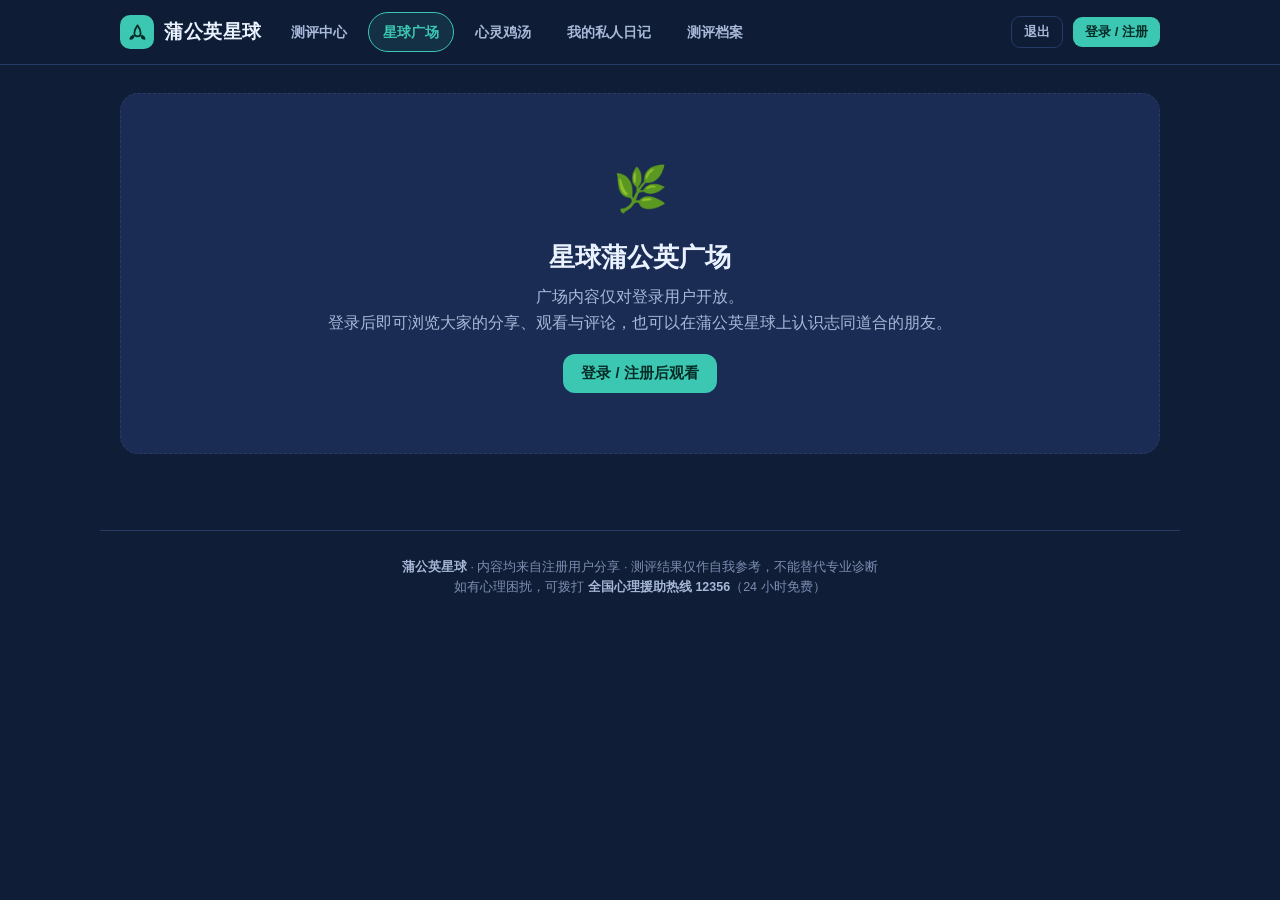
<file: planet.html>
<!DOCTYPE html>
<html lang="zh-CN">
<head>
<meta charset="utf-8">
<meta name="viewport" content="width=device-width, initial-scale=1">
<title>蒲公英星球 · 心情日记与测评档案</title>
<link rel="stylesheet" href="planet.css">
</head>
<body>

<header class="topbar">
  <div class="topbar-in">
    <a class="brand" href="planet.html">
      <span class="brand-mark"><svg viewBox="0 0 24 24" fill="none" stroke="currentColor" stroke-width="2.2" stroke-linecap="round" stroke-linejoin="round"><path d="M12 3c-3 4-4 7-4 10a4 4 0 0 0 8 0c0-3-1-6-4-10z"/><path d="M6 16c-2 1-3 2.5-3 4 2 0 3.5-1 4-3M18 16c2 1 3 2.5 3 4-2 0-3.5-1-4-3"/></svg></span>
      <span>蒲公英星球</span>
    </a>
    <nav class="topnav">
      <a href="index.html" data-tab="home">测评中心</a>
      <a href="#plaza" data-tab="plaza" id="navPlaza">星球广场</a>
      <a href="#soup" data-tab="soup" id="navSoup">心灵鸡汤</a>
      <a href="#mine" data-tab="mine" id="navMine">我的私人日记</a>
      <a href="#archives" data-tab="archives" id="navArch">测评档案</a>
    </nav>
    <div class="userbox">
      <span class="uname" id="uName" hidden></span>
      <button class="btn btn-sm btn-ghost" id="btnLogout" hidden>退出</button>
      <button class="btn btn-sm btn-pri" id="btnLogin">登录 / 注册</button>
    </div>
  </div>
</header>

<main id="app"></main>

<footer>
  <p><b>蒲公英星球</b> · 内容均来自注册用户分享 · 测评结果仅作自我参考，不能替代专业诊断</p>
  <p>如有心理困扰，可拨打 <b>全国心理援助热线 12356</b>（24 小时免费）</p>
</footer>

<div class="toast" id="toast"></div>

<script src="planet.js"></script>
</body>
</html>
</file>
<file: planet.css>
/* 蒲公英星球 · 样式（与主站蒲公英测评中心同一套深蓝青绿配色） */
:root{
  --bg:#0F1D36; --bg2:#0A1226; --card:#1B2C54; --card2:#16264A;
  --line:#263A66; --ink:#EAF2FF; --ink-2:#A7B8D8; --ink-3:#7C8DB1;
  --brand:#3CC7B2; --brand-deep:#2BA392; --brand-soft:rgba(60,199,178,.12);
  --accent:#6A9BFF; --good:#4ADE80; --warn:#F5B94A; --alert:#F87171;
  --font:-apple-system,"Segoe UI","PingFang SC","Microsoft YaHei",sans-serif;
}
*{box-sizing:border-box;margin:0;padding:0}
html{scroll-behavior:smooth}
body{background:var(--bg);color:var(--ink);font-family:var(--font);min-height:100vh;line-height:1.6}
a{color:var(--brand);text-decoration:none}
button{font-family:inherit;cursor:pointer}
input,textarea,select{font-family:inherit;font-size:15px}

.topbar{border-bottom:1px solid var(--line);background:rgba(15,29,54,.85);backdrop-filter:blur(10px);position:sticky;top:0;z-index:50}
.topbar-in{max-width:1080px;margin:0 auto;padding:12px 20px;display:flex;align-items:center;gap:14px;flex-wrap:wrap}
.brand{display:flex;align-items:center;gap:10px;font-weight:800;font-size:19px;color:var(--ink);letter-spacing:.5px}
.brand-mark{width:34px;height:34px;border-radius:10px;background:var(--brand);color:#052b26;display:flex;align-items:center;justify-content:center}
.brand-mark svg{width:19px;height:19px}
.topnav{display:flex;gap:6px;flex-wrap:wrap;flex:1}
.topnav a{padding:8px 14px;border-radius:999px;font-size:14px;font-weight:600;color:var(--ink-2);border:1px solid transparent}
.topnav a:hover{color:var(--brand);background:var(--brand-soft)}
.topnav a.on{color:var(--brand);border-color:var(--brand);background:var(--brand-soft)}
.userbox{display:flex;align-items:center;gap:10px;margin-left:auto}
.userbox .uname{color:var(--brand);font-weight:700;font-size:14px}
.btn{border:none;border-radius:12px;padding:10px 18px;font-size:14.5px;font-weight:700;transition:.2s;display:inline-flex;align-items:center;gap:7px;justify-content:center}
.btn:hover{transform:translateY(-1px)}
.btn-pri{background:var(--brand);color:#052b26}
.btn-pri:hover{background:var(--brand-deep)}
.btn-acc{background:var(--accent);color:#04122e}
.btn-ghost{background:transparent;border:1.5px solid var(--line);color:var(--ink-2)}
.btn-ghost:hover{border-color:var(--brand);color:var(--brand)}
.btn-warn{background:rgba(248,113,113,.12);border:1.5px solid rgba(248,113,113,.45);color:var(--alert)}
.btn-sm{padding:6px 12px;font-size:13px;border-radius:9px}
.btn[disabled]{opacity:.5;pointer-events:none}

main{max-width:1080px;margin:0 auto;padding:28px 20px 60px}
.view-narrow{max-width:560px;margin:0 auto}
h1{font-size:26px;font-weight:800;margin-bottom:6px}
.sub{color:var(--ink-3);font-size:13.5px;margin-bottom:18px}
.card{background:var(--card);border:1px solid var(--line);border-radius:18px;padding:20px;margin-bottom:16px}
.card h3{font-size:16px;margin-bottom:10px}
.muted{color:var(--ink-3);font-size:13px}
.right{text-align:right}

/* 登录/注册 */
.auth-card{background:var(--card);border:1px solid var(--line);border-radius:20px;padding:30px;max-width:440px;margin:30px auto}
.auth-tabs{display:flex;gap:8px;margin-bottom:20px}
.auth-tabs button{flex:1;padding:11px;border-radius:12px;border:1.5px solid var(--line);background:transparent;color:var(--ink-2);font-size:15px;font-weight:700}
.auth-tabs button.on{background:var(--brand);border-color:var(--brand);color:#052b26}
.field{margin-bottom:14px}
.field label{display:block;font-size:13px;color:var(--ink-2);margin-bottom:6px;font-weight:600}
.field input{width:100%;padding:12px 14px;border-radius:12px;border:1.5px solid var(--line);background:var(--bg2);color:var(--ink);outline:none}
.field input:focus{border-color:var(--brand)}
.auth-note{background:rgba(60,199,178,.08);border:1px solid rgba(60,199,178,.25);border-radius:12px;padding:10px 12px;font-size:12.5px;color:var(--ink-2);margin-bottom:16px}
.auth-note b{color:var(--brand)}
.err{color:var(--alert);font-size:13px;margin-top:8px;display:none}
.ok-msg{color:var(--good);font-size:13px;margin-top:8px;display:none}

/* 广场 */
.plaza-bar{display:flex;align-items:center;gap:12px;margin-bottom:18px;flex-wrap:wrap}
.plaza-bar h1{font-size:22px;margin:0}
.seg{display:flex;border:1.5px solid var(--line);border-radius:999px;overflow:hidden}
.seg button{padding:8px 18px;font-size:13.5px;font-weight:700;background:transparent;color:var(--ink-2);border:none}
.seg button.on{background:var(--brand);color:#052b26}
.pub-box{background:var(--card);border:1px solid var(--line);border-radius:18px;padding:18px;margin-bottom:20px}
.pub-box textarea{width:100%;min-height:86px;padding:12px 14px;border-radius:12px;border:1.5px solid var(--line);background:var(--bg2);color:var(--ink);outline:none;resize:vertical}
.pub-box textarea:focus{border-color:var(--brand)}
.pub-row{display:flex;align-items:center;gap:14px;margin-top:10px;flex-wrap:wrap}
.pub-row label{font-size:13px;color:var(--ink-2);display:flex;align-items:center;gap:6px;cursor:pointer}
.counter{font-size:12px;color:var(--ink-3)}
.login-wall{text-align:center;padding:60px 20px}
.login-wall .wall-ic{font-size:44px;margin-bottom:12px}
.login-wall p{color:var(--ink-2);margin-bottom:18px}

/* 日记卡 */
.dcard{background:var(--card);border:1px solid var(--line);border-radius:18px;padding:18px 20px;margin-bottom:14px}
.dcard-head{display:flex;align-items:center;gap:10px;margin-bottom:8px;flex-wrap:wrap}
.avatar{width:34px;height:34px;border-radius:50%;background:var(--brand-soft);color:var(--brand);display:flex;align-items:center;justify-content:center;font-weight:800;font-size:15px;flex:none}
.dcard-head .who{font-weight:700;font-size:14.5px;cursor:pointer}
.dcard-head .who:hover{color:var(--brand)}
.dcard-head .when{color:var(--ink-3);font-size:12.5px}
.dcard-head .spacer{flex:1}
.badge{font-size:11.5px;padding:3px 9px;border-radius:999px;background:var(--brand-soft);color:var(--brand);font-weight:700}
.badge.soup{background:rgba(106,155,255,.12);color:var(--accent)}
.badge.followers{background:rgba(245,185,74,.12);color:var(--warn)}
.dcard .content{font-size:14.5px;color:var(--ink);white-space:pre-wrap;word-break:break-word;margin-bottom:10px}
.dcard-stats{display:flex;align-items:center;gap:16px;color:var(--ink-3);font-size:13px;border-top:1px solid var(--line);padding-top:10px}
.dcard-stats .stat{display:flex;align-items:center;gap:5px}
.dcard-actions{margin-left:auto;display:flex;gap:8px}

/* 评论 */
.cmt-box{margin-top:12px;border-top:1px solid var(--line);padding-top:12px}
.cmt-item{display:flex;gap:10px;margin-bottom:10px;align-items:flex-start}
.cmt-item .cmt-body{flex:1;background:var(--bg2);border-radius:12px;padding:9px 13px}
.cmt-item .cmt-who{font-size:12.5px;font-weight:700;color:var(--brand);cursor:pointer}
.cmt-item .cmt-txt{font-size:13.5px;margin-top:2px;word-break:break-word}
.cmt-item .cmt-time{font-size:11px;color:var(--ink-3);margin-top:3px}
.cmt-input{display:flex;gap:10px;margin-top:10px}
.cmt-input input{flex:1;padding:10px 13px;border-radius:10px;border:1.5px solid var(--line);background:var(--bg2);color:var(--ink);outline:none}
.cmt-input input:focus{border-color:var(--brand)}

/* 名片 */
.profile-head{display:flex;align-items:center;gap:16px;background:var(--card);border:1px solid var(--line);border-radius:20px;padding:22px;margin-bottom:20px;flex-wrap:wrap}
.profile-head .avatar{width:56px;height:56px;font-size:24px}
.profile-head .pname{font-size:20px;font-weight:800}
.profile-head .pmeta{color:var(--ink-3);font-size:13px}
.profile-head .spacer{flex:1}
.pstats{display:flex;gap:18px;color:var(--ink-2);font-size:13.5px}
.pstats b{color:var(--ink);font-size:16px}
.tag-row{display:flex;gap:8px;flex-wrap:wrap;margin:10px 0 4px}
.tag{font-size:12.5px;padding:5px 12px;border-radius:999px;background:var(--brand-soft);color:var(--brand);font-weight:600;cursor:pointer}
.tag:hover{background:var(--brand);color:#052b26}
.tag.on{background:var(--brand);color:#052b26}

/* 档案 */
.arch-row{display:flex;align-items:center;gap:14px;padding:13px 4px;border-bottom:1px solid var(--line);flex-wrap:wrap}
.arch-row:last-child{border-bottom:none}
.arch-test{font-weight:700;font-size:14.5px}
.arch-meta{color:var(--ink-3);font-size:12.5px}
.arch-score{color:var(--brand);font-weight:800}

footer{border-top:1px solid var(--line);padding:26px 20px;text-align:center;color:var(--ink-3);font-size:12.5px;max-width:1080px;margin:0 auto}
footer b{color:var(--ink-2)}

.toast{position:fixed;left:50%;bottom:34px;transform:translateX(-50%) translateY(20px);background:var(--card2);border:1px solid var(--brand);color:var(--ink);padding:12px 22px;border-radius:12px;font-size:14px;opacity:0;pointer-events:none;transition:.25s;z-index:99;max-width:88vw;text-align:center}
.toast.show{opacity:1;transform:translateX(-50%) translateY(0)}

.confirm-ov{position:fixed;inset:0;background:rgba(4,8,20,.66);display:flex;align-items:center;justify-content:center;z-index:80;padding:20px}
.confirm-card{background:var(--card);border:1px solid var(--line);border-radius:18px;padding:24px;max-width:360px;width:100%}
.confirm-card p{font-size:14.5px;margin-bottom:18px;color:var(--ink-2)}
.confirm-row{display:flex;gap:10px;justify-content:flex-end}

.empty{text-align:center;color:var(--ink-3);padding:44px 16px;font-size:14px}
.loading{text-align:center;color:var(--ink-3);padding:30px}
.pager{display:flex;justify-content:center;gap:10px;margin-top:18px}

@media (max-width:640px){
  .topbar-in{padding:10px 14px}
  .topnav{order:3;width:100%}
  .plaza-bar h1{width:100%}
}
</file>
